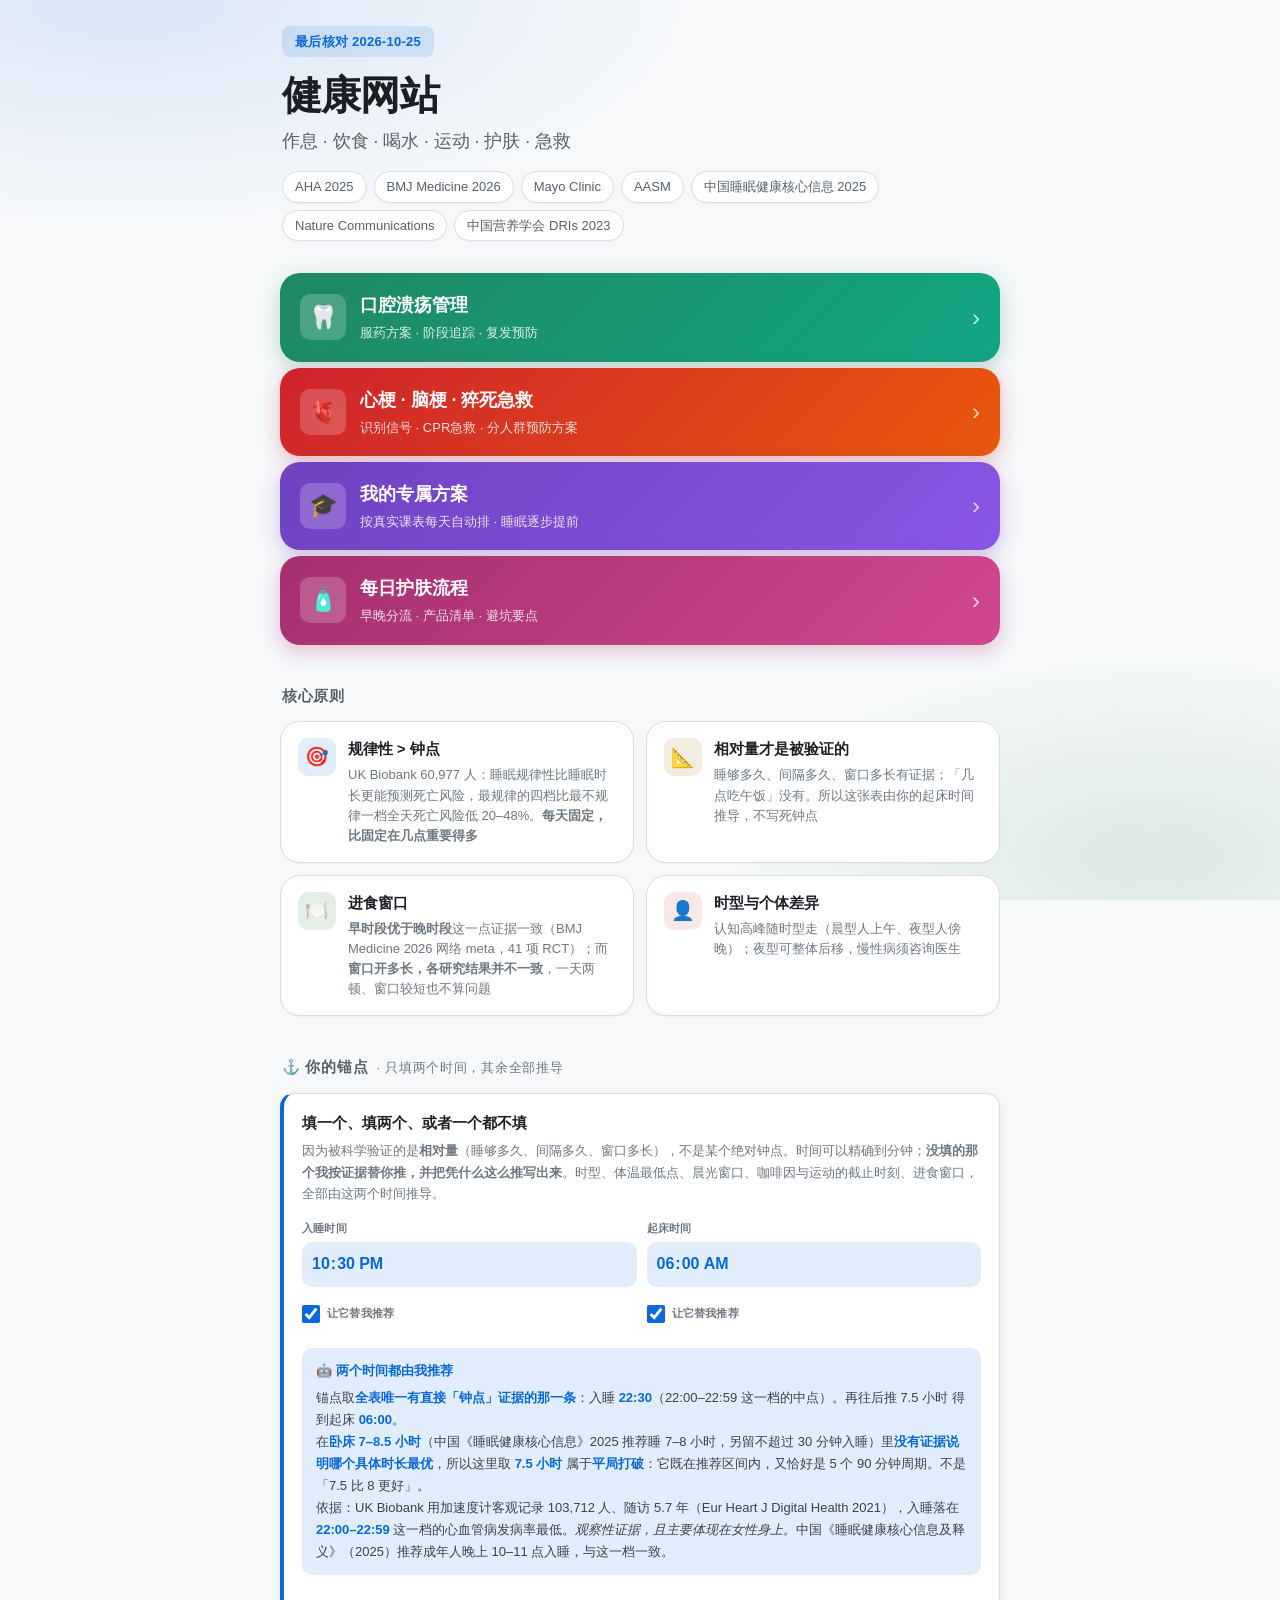
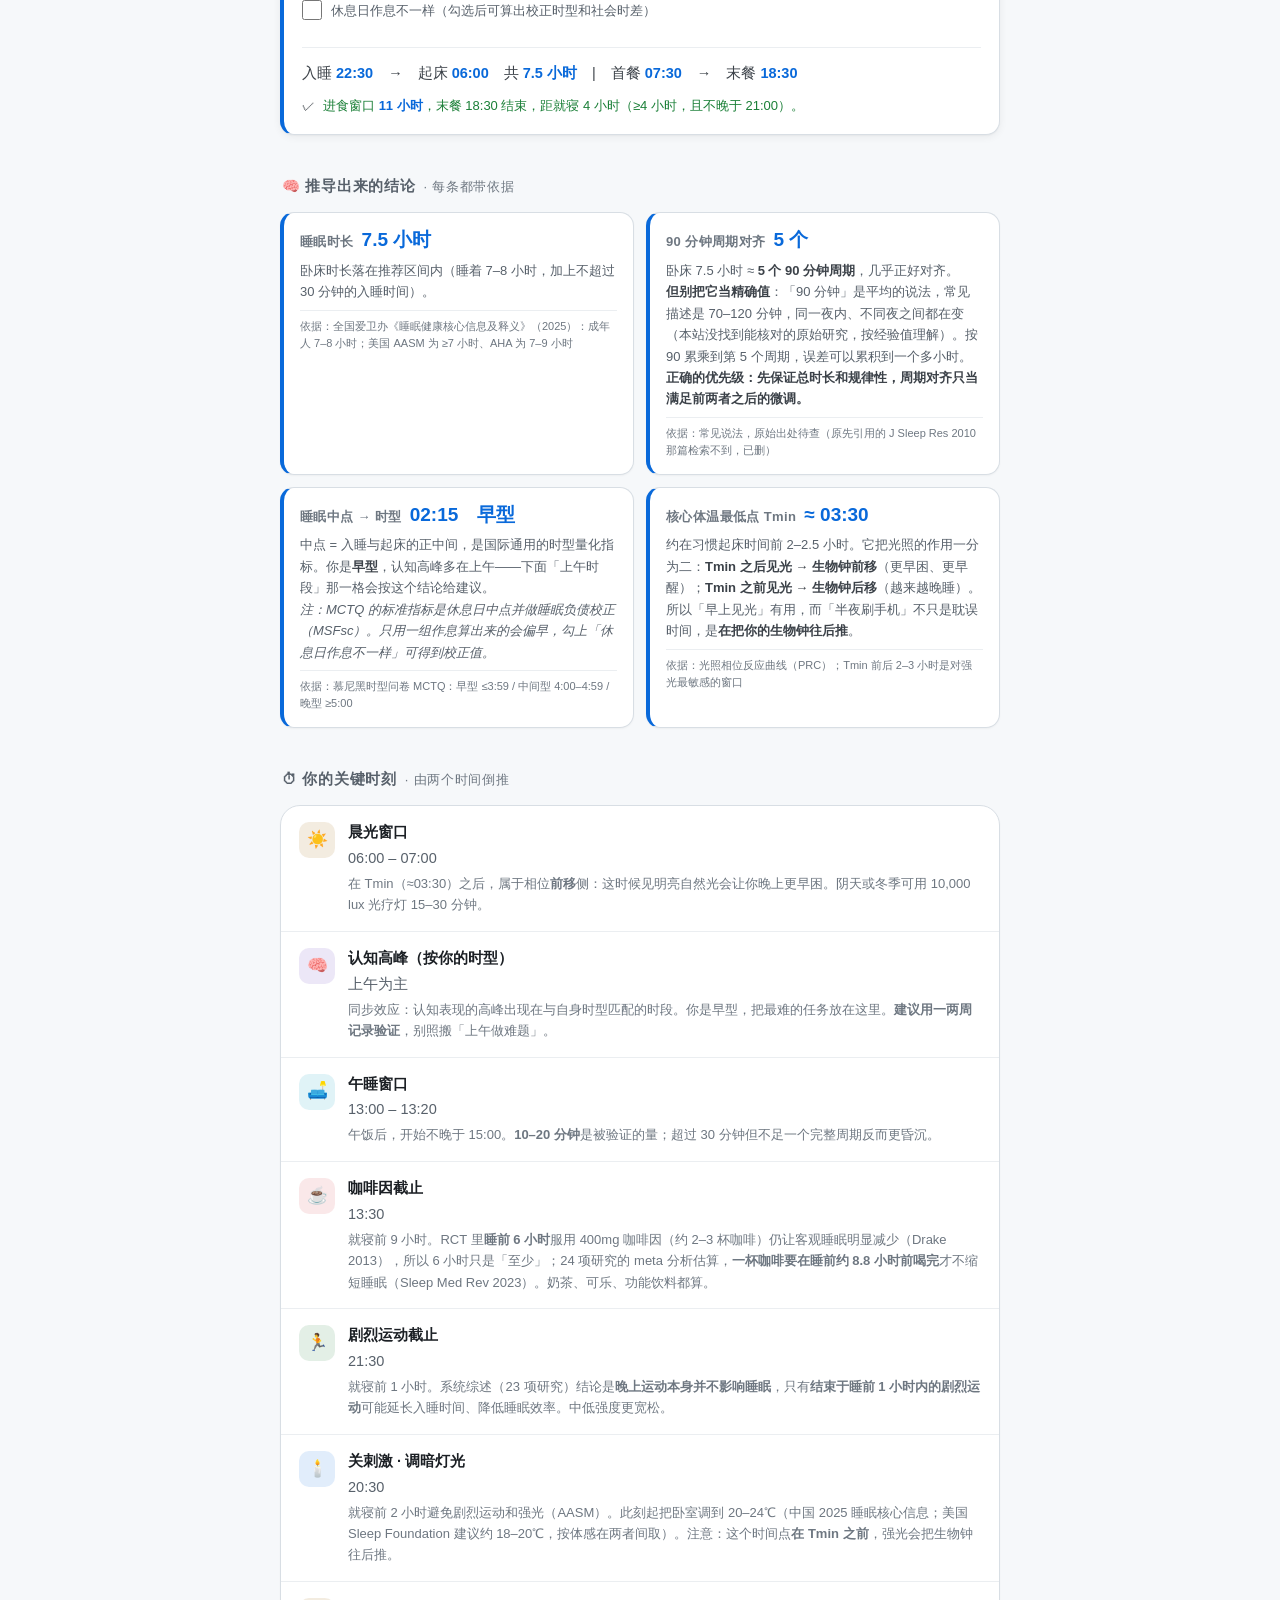
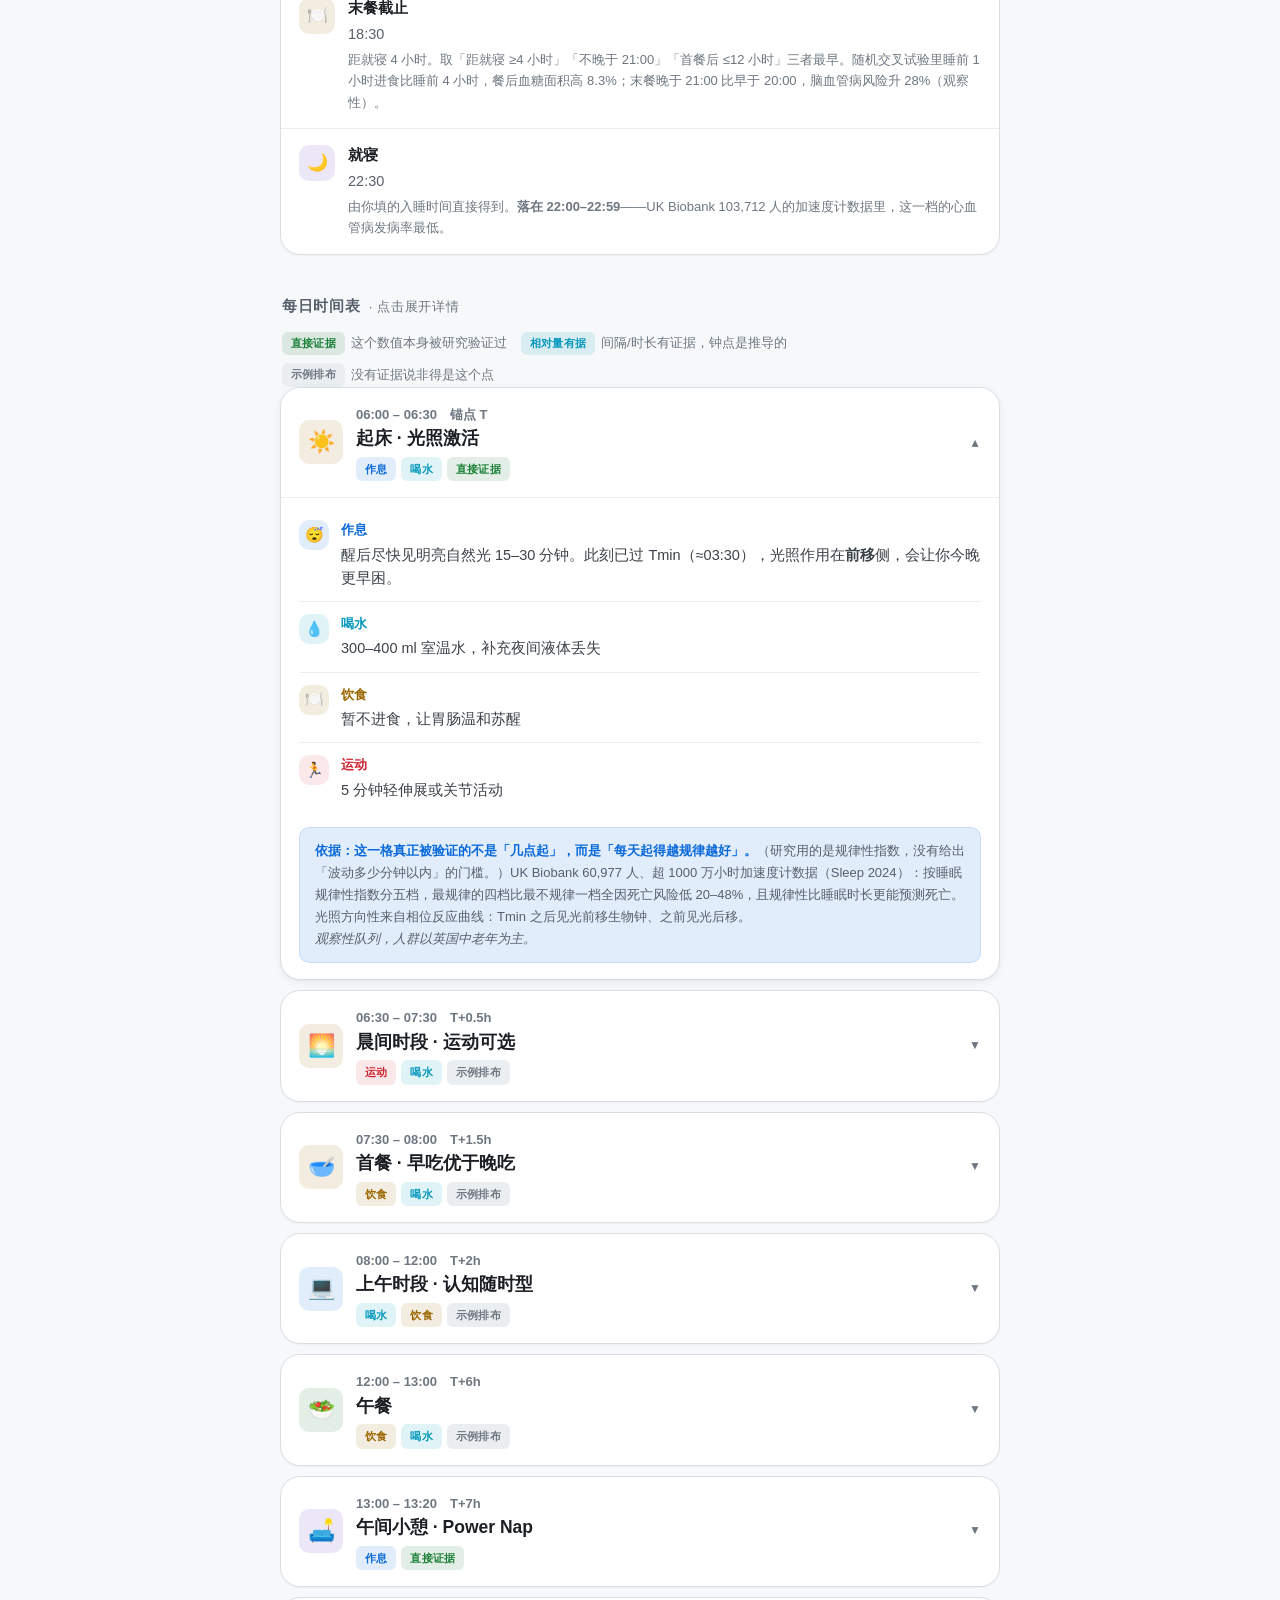
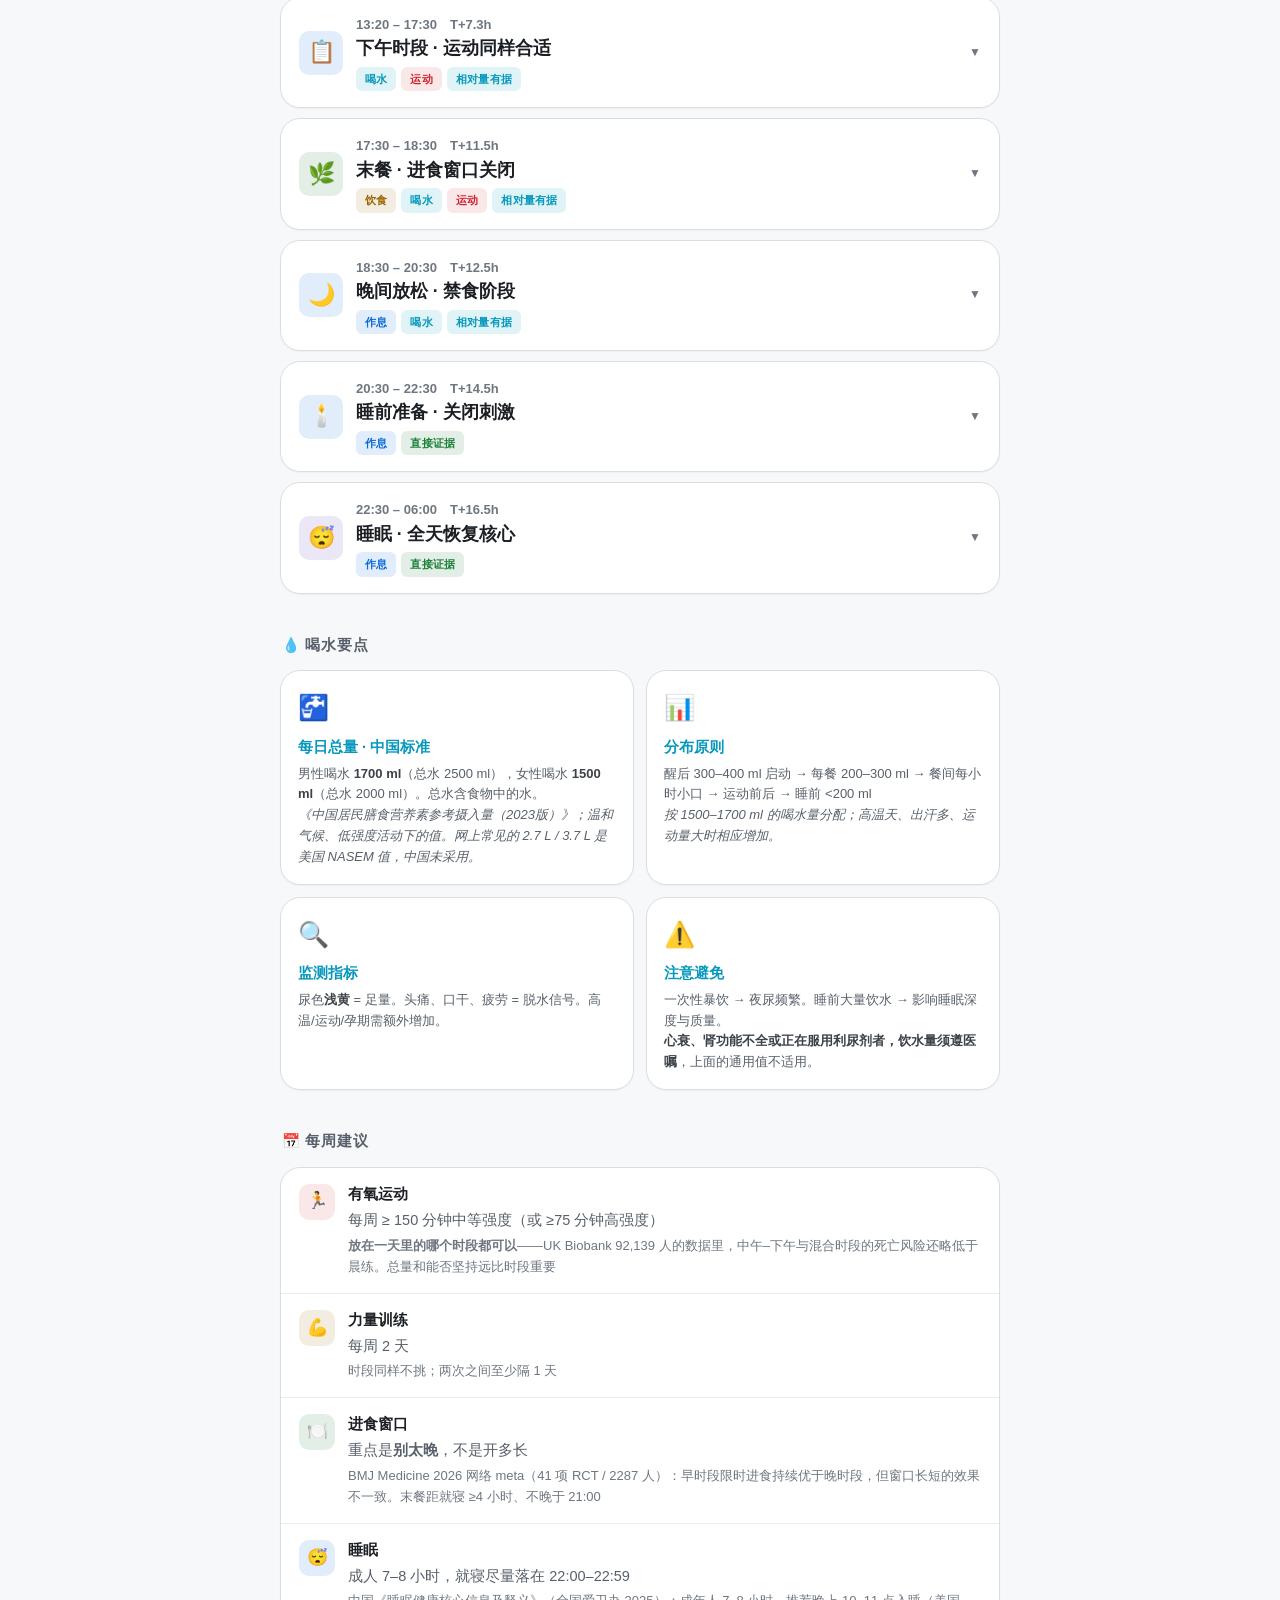
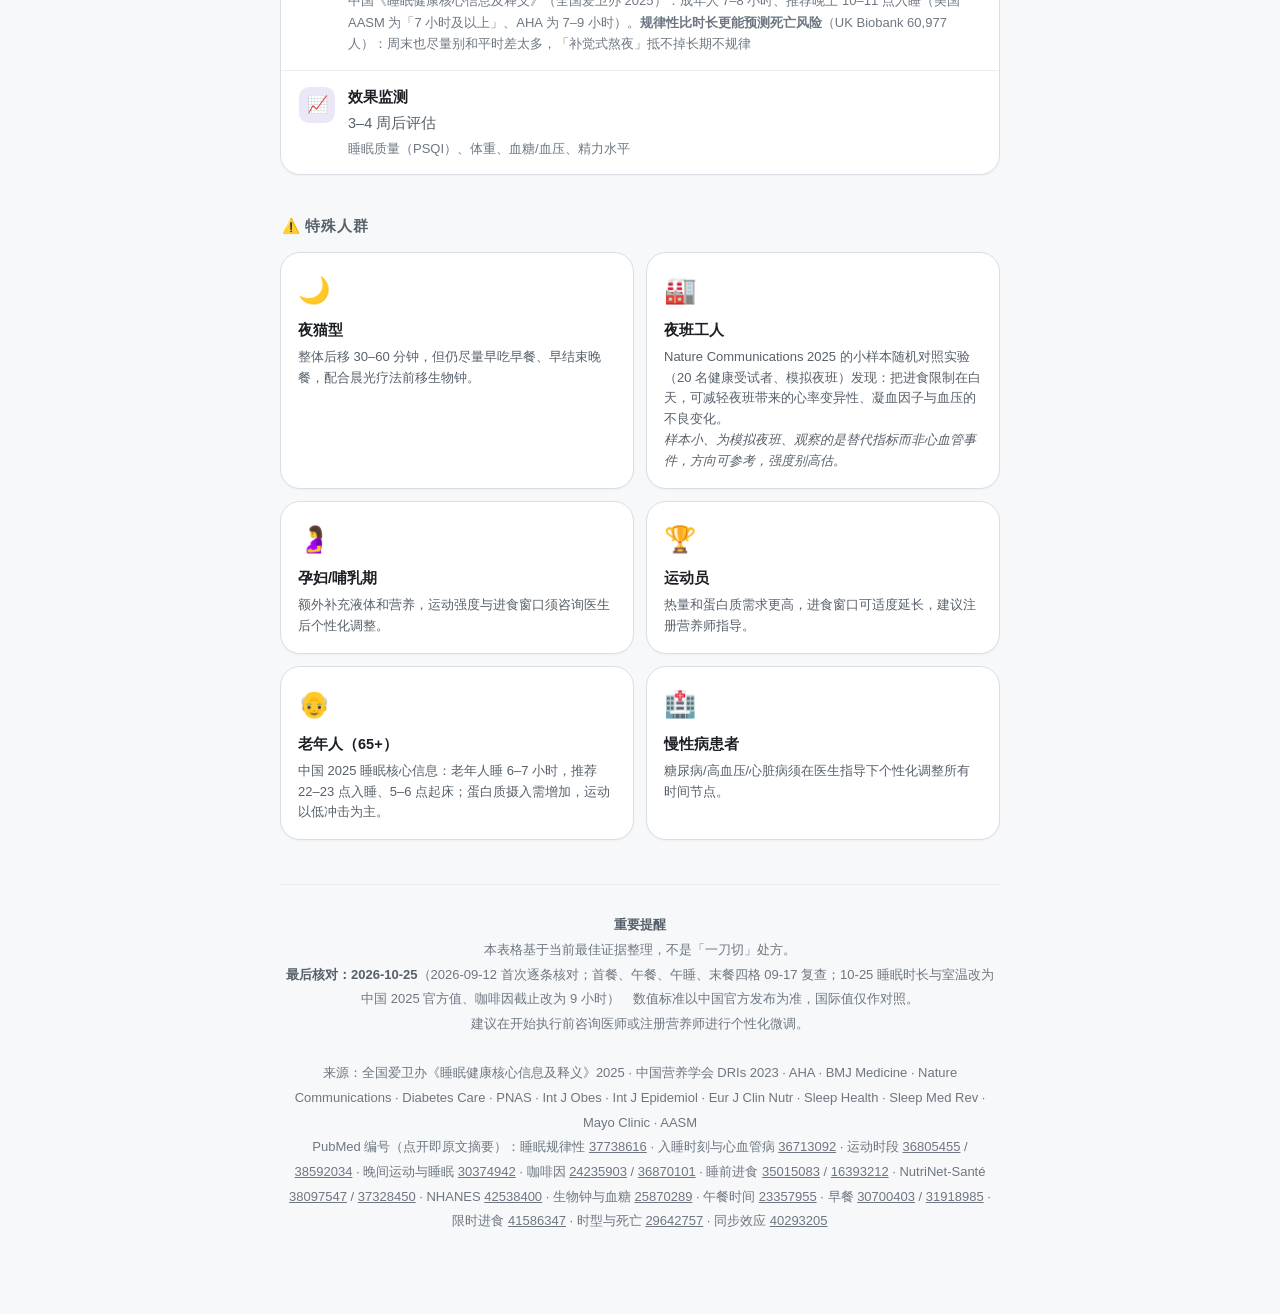
<file: index.html>
<!DOCTYPE html>
<html lang="zh-CN">
<head>
<meta charset="UTF-8">
<meta name="viewport" content="width=device-width, initial-scale=1.0, viewport-fit=cover">
<meta name="apple-mobile-web-app-capable" content="yes">
<meta name="mobile-web-app-capable" content="yes">
<meta name="apple-mobile-web-app-status-bar-style" content="default">
<meta name="theme-color" content="#f6f8fa" media="(prefers-color-scheme: light)">
<meta name="theme-color" content="#0d1117" media="(prefers-color-scheme: dark)">
<title>健康网站</title>
<link rel="apple-touch-icon" href="assets/icon-180.png">
<link rel="stylesheet" href="assets/style.css">
<style>
:root {
  --accent:      #0969da;
  --accent-soft: rgba(9,105,218,.12);

  --blue:      #0969da; --blue-soft:   rgba(9,105,218,.12);
  --green:     #1a7f37; --green-soft:  rgba(26,127,55,.12);
  --orange:    #9a6700; --orange-soft: rgba(154,103,0,.12);
  --red:       #cf222e; --red-soft:    rgba(207,34,46,.1);
  --teal:      #0598bc; --teal-soft:   rgba(5,152,188,.12);
  --indigo:    #6639ba; --indigo-soft: rgba(102,57,186,.12);
}
@media (prefers-color-scheme: dark) {
  :root {
    --accent:      #4493f8;
    --accent-soft: rgba(68,147,248,.15);

    --blue:      #4493f8; --blue-soft:   rgba(68,147,248,.15);
    --green:     #3fb950; --green-soft:  rgba(63,185,80,.15);
    --orange:    #d29922; --orange-soft: rgba(210,153,34,.15);
    --red:       #f85149; --red-soft:    rgba(248,81,73,.13);
    --teal:      #39c5cf; --teal-soft:   rgba(57,197,207,.15);
    --indigo:    #a371f7; --indigo-soft: rgba(163,113,247,.15);
  }
}

body::before {
  content: '';
  position: fixed; inset: 0; z-index: -1;
  background:
    radial-gradient(ellipse 80% 45% at 10% 0%, var(--blue-soft) 0%, transparent 55%),
    radial-gradient(ellipse 60% 40% at 90% 95%, var(--green-soft) 0%, transparent 55%),
    var(--bg);
}

.pills { display: flex; flex-wrap: wrap; gap: 7px; margin-top: 16px; }
.pill {
  background: var(--card); border: 1px solid var(--border);
  border-radius: 20px; padding: 4px 12px;
  font-size: var(--text-xs); color: var(--text-3); font-weight: 500;
  box-shadow: var(--shadow-1);
}

/* ENTRY CARD */
.entry-card {
  display: flex; align-items: center; gap: 14px;
  background: linear-gradient(135deg, #1f8863, #12a683);
  border-radius: var(--radius-lg); box-shadow: 0 6px 20px rgba(31,136,99,.28);
  padding: 18px 20px; text-decoration: none; margin-top: 6px;
  transition: transform .18s cubic-bezier(.16,1,.3,1), box-shadow .18s ease;
  touch-action: manipulation;
}
@media (hover: hover) and (pointer: fine) {
  .entry-card:hover { transform: translateY(-2px); box-shadow: 0 10px 26px rgba(31,136,99,.34); }
}
.entry-card:active { transform: scale(.98); box-shadow: 0 4px 14px rgba(31,136,99,.28); }
.entry-card-red {
  background: linear-gradient(135deg, #cf222e, #e8590c);
  box-shadow: 0 6px 20px rgba(207,34,46,.28);
}
@media (hover: hover) and (pointer: fine) {
  .entry-card-red:hover { box-shadow: 0 10px 26px rgba(207,34,46,.34); }
}
.entry-card-red:active { box-shadow: 0 4px 14px rgba(207,34,46,.28); }
.entry-card-pink {
  background: linear-gradient(135deg, #a5306f, #d1478f);
  box-shadow: 0 6px 20px rgba(165,48,111,.28);
}
@media (hover: hover) and (pointer: fine) {
  .entry-card-pink:hover { box-shadow: 0 10px 26px rgba(165,48,111,.34); }
}
.entry-card-pink:active { box-shadow: 0 4px 14px rgba(165,48,111,.28); }
.entry-card-purple {
  background: linear-gradient(135deg, #6f42c1, #8957e5);
  box-shadow: 0 6px 20px rgba(111,66,193,.3);
}
@media (hover: hover) and (pointer: fine) {
  .entry-card-purple:hover { box-shadow: 0 10px 26px rgba(111,66,193,.36); }
}
.entry-card-purple:active { box-shadow: 0 4px 14px rgba(111,66,193,.3); }
.entry-ico {
  width: 46px; height: 46px; border-radius: var(--radius-sm); flex-shrink: 0;
  background: rgba(255,255,255,0.2); display: flex; align-items: center; justify-content: center; font-size: 23px;
}
.entry-mid { flex: 1; min-width: 0; }
.entry-t { font-size: var(--text-md); font-weight: 700; color: #fff; }
.entry-d { font-size: var(--text-xs); color: rgba(255,255,255,0.85); margin-top: 2px; }
.entry-chev { color: rgba(255,255,255,0.75); font-size: 24px; flex-shrink: 0; }

/* PRINCIPLES */
.grid2 { display: grid; grid-template-columns: 1fr 1fr; gap: 12px; }
@media (max-width: 480px) { .grid2 { grid-template-columns: 1fr; } }

.pcard {
  background: var(--card); border: 1px solid var(--border);
  border-radius: var(--radius-lg); box-shadow: var(--shadow-1);
  padding: 16px 17px; display: flex; align-items: flex-start; gap: 12px;
  transition: box-shadow .18s ease, transform .18s ease;
}
@media (hover: hover) and (pointer: fine) {
  .pcard:hover { box-shadow: var(--shadow-2); transform: translateY(-1px); }
}
.picon {
  width: 38px; height: 38px; border-radius: var(--radius-sm); flex-shrink: 0;
  display: flex; align-items: center; justify-content: center; font-size: 19px;
}
.ptitle { font-size: var(--text-sm); font-weight: 700; margin-bottom: 3px; color: var(--text-1); }
.pdesc  { font-size: var(--text-xs); color: var(--text-4); line-height: 1.55; }

/* ANCHOR —— 时间表的锚点控件。被验证的是相对量，钟点由锚点推导 */
.anchor {
  background: var(--card); border: 1px solid var(--border); border-left: 4px solid var(--accent);
  border-radius: var(--radius-md); box-shadow: var(--shadow-2); padding: 18px;
}
.anchor-h { font-size: var(--text-sm); font-weight: 700; color: var(--text-1); margin-bottom: 4px; }
.anchor-d { font-size: var(--text-xs); color: var(--text-4); line-height: 1.65; margin-bottom: 14px; }
.anchor-grid { display: grid; grid-template-columns: repeat(auto-fit, minmax(92px, 1fr)); gap: 10px; }
.afield { display: flex; flex-direction: column; gap: 5px; min-width: 0; }
.afield label { font-size: 11px; font-weight: 700; color: var(--text-4); letter-spacing: .02em; }
.afield select,
.afield input[type="time"] {
  font-family: inherit; font-size: 16px;   /* 低于 16px 会触发 iOS 自动放大页面 */
  font-weight: 600; color: var(--text-1);
  background: var(--bg); border: 1px solid var(--border);
  border-radius: var(--radius-sm); padding: 10px 8px; min-height: 44px;
  width: 100%; touch-action: manipulation;
}
/* iOS Safari 的时间控件是 inline-flex，会无视 width:100%，
   而 grid 子项默认 min-width:auto，于是控件内部 UI 的宽度成了下限，撑出格子压到隔壁。
   2026-09-13 真机截图里两个框重叠就是这个。Chrome 渲染方式不同，headless 测不出来。 */
.afield input[type="time"] {
  -webkit-appearance: none; appearance: none;
  display: block; min-width: 0; max-width: 100%; box-sizing: border-box;
  line-height: 1.25; overflow: hidden; text-align: left;
}
.afield input[type="time"]::-webkit-date-and-time-value { text-align: left; }
.anchor-grid > .afield { min-width: 0; overflow: hidden; }
/* 自动推荐时输入框只读展示：保持可读（不用 opacity 压暗，小字对比度会不达标） */
.afield input[type="time"]:disabled {
  background: var(--accent-soft); color: var(--accent);
  border-color: transparent; -webkit-text-fill-color: var(--accent);
}
.autochk {
  display: flex; align-items: center; gap: 7px; min-height: 44px;
  font-size: var(--text-xs); color: var(--text-3);
  cursor: pointer; user-select: none; touch-action: manipulation;
}
.autochk input { width: 18px; height: 18px; flex-shrink: 0; accent-color: var(--accent); }
.recwhy {
  margin-top: 12px; background: var(--accent-soft); border-radius: var(--radius-sm);
  padding: 12px 14px; font-size: var(--text-xs); color: var(--text-2); line-height: 1.7;
}
.recwhy[hidden] { display: none; }
.recwhy strong { color: var(--accent); }
.recwhy-h { font-weight: 700; color: var(--accent); margin-bottom: 5px; }
/* 自己声明了 display:grid 的元素必须补这条，否则 [hidden] 的 UA 样式被盖掉、元素照样显示 */
#aFreeWrap[hidden] { display: none; }
#aFreeWrap { margin-top: 10px; }
.achk {
  display: flex; align-items: center; gap: 9px; margin-top: 13px;
  font-size: var(--text-xs); color: var(--text-3); line-height: 1.5;
  cursor: pointer; user-select: none; touch-action: manipulation;
  min-height: 44px;   /* 触摸热区 */
}
.achk input { width: 20px; height: 20px; flex-shrink: 0; accent-color: var(--accent); }

.anchor-out {
  margin-top: 15px; padding-top: 13px; border-top: 1px solid var(--border-soft);
  font-size: var(--text-sm); color: var(--text-2); line-height: 1.7;
}
.anchor-out strong { color: var(--accent); font-variant-numeric: tabular-nums; }
.anote { display: flex; gap: 8px; margin-top: 9px; font-size: var(--text-xs); line-height: 1.65; }
.anote-i { flex-shrink: 0; }
.anote-b { flex: 1; min-width: 0; }
.anote.good .anote-b { color: var(--green); }
.anote.warn .anote-b { color: var(--red); font-weight: 600; }
.anote.info .anote-b { color: var(--text-4); }

/* 证据分级徽标：这一格的数字到底有没有被验证过 */
.evb { font-size: 11px; font-weight: 700; padding: 3px 9px; border-radius: 6px; letter-spacing: .02em; }
.evb-1 { background: var(--green-soft);  color: var(--green); }
.evb-2 { background: var(--teal-soft);   color: var(--teal); }
.evb-3 { background: var(--border-soft); color: var(--text-4); }
.evlegend {
  display: flex; flex-wrap: wrap; gap: 8px 14px; margin: 12px 2px 0;
  font-size: var(--text-xs); color: var(--text-4); line-height: 1.6;
}
.evlegend > div { display: flex; align-items: center; gap: 6px; }
.trel { font-weight: 600; color: var(--text-4); }

/* 推导结论卡 */
.dgrid { display: grid; grid-template-columns: 1fr 1fr; gap: 12px; }
@media (max-width: 560px) { .dgrid { grid-template-columns: 1fr; } }
.dcard {
  background: var(--card); border: 1px solid var(--border); border-left: 4px solid var(--accent);
  border-radius: var(--radius-md); box-shadow: var(--shadow-1); padding: 15px 16px;
}
.dcard-h { display: flex; align-items: baseline; gap: 8px; flex-wrap: wrap; margin-bottom: 7px; }
.dcard-t { font-size: var(--text-xs); font-weight: 700; color: var(--text-4); letter-spacing: .03em; }
.dcard-v { font-size: var(--text-lg); font-weight: 800; color: var(--accent); line-height: 1.25; font-variant-numeric: tabular-nums; }
.dcard-b { font-size: var(--text-xs); color: var(--text-3); line-height: 1.65; }
.dcard-b strong { color: var(--text-2); }
.dcard-src { font-size: 11px; color: var(--text-4); line-height: 1.55; margin-top: 7px; padding-top: 7px; border-top: 1px solid var(--border-soft); }

/* TIMELINE */
.tl { display: flex; flex-direction: column; gap: 10px; }

.tcard {
  background: var(--card); border: 1px solid var(--border);
  border-radius: var(--radius-lg); box-shadow: var(--shadow-1);
  overflow: hidden;
  transition: box-shadow .2s ease;
}
.tcard.open { box-shadow: var(--shadow-2); }

.thead {
  display: flex; align-items: center; gap: 13px;
  padding: 16px 18px; cursor: pointer; user-select: none;
  transition: background .15s ease;
  touch-action: manipulation;
}
@media (hover: hover) and (pointer: fine) {
  .thead:hover { background: var(--border-soft); }
}
.thead:active { background: var(--border-soft); }
.ticon {
  width: 44px; height: 44px; border-radius: var(--radius-sm); flex-shrink: 0;
  display: flex; align-items: center; justify-content: center; font-size: 22px;
}
.tmid { flex: 1; min-width: 0; }
.ttime { font-size: var(--text-xs); color: var(--text-4); font-weight: 600; margin-bottom: 2px; font-variant-numeric: tabular-nums; }
.tlabel { font-size: var(--text-md); font-weight: 700; line-height: 1.3; color: var(--text-1); }
.tbadges { display: flex; gap: 5px; flex-wrap: wrap; margin-top: 7px; }
.bdg {
  font-size: 11px; font-weight: 700; padding: 3px 9px; border-radius: 6px; letter-spacing: .02em;
}
.bdg-s { background: var(--blue-soft);   color: var(--blue); }
.bdg-d { background: var(--orange-soft); color: var(--orange); }
.bdg-w { background: var(--teal-soft);   color: var(--teal); }
.bdg-r { background: var(--red-soft);    color: var(--red); }

.tchev {
  color: var(--text-4); font-size: 12px; flex-shrink: 0;
  transition: transform .25s cubic-bezier(.4,0,.2,1);
}
.tcard.open .tchev { transform: rotate(180deg); }

.tbody { display: none; border-top: 1px solid var(--border-soft); }
.tcard.open .tbody { display: block; }

.trows { padding: 10px 18px; }
.trow {
  display: flex; align-items: flex-start; gap: 12px;
  padding: 11px 0; border-bottom: 1px solid var(--border-soft);
}
.trow:last-child { border-bottom: none; }
.trow-icon {
  width: 30px; height: 30px; border-radius: var(--radius-sm); flex-shrink: 0;
  display: flex; align-items: center; justify-content: center; font-size: 15px; margin-top: 1px;
}
/* .trow 是 flex，正文必须包在单一子元素里，否则里面的行内标签会各自变成 flex 项被推出视口 */
.trow-b { flex: 1; min-width: 0; }
.trow-cat { font-size: var(--text-xs); font-weight: 700; margin-bottom: 3px; }
.trow-val { font-size: var(--text-sm); color: var(--text-2); line-height: 1.6; }

.trow.ts .trow-icon { background: var(--blue-soft); }
.trow.ts .trow-cat  { color: var(--blue); }
.trow.tw .trow-icon { background: var(--teal-soft); }
.trow.tw .trow-cat  { color: var(--teal); }
.trow.td .trow-icon { background: var(--orange-soft); }
.trow.td .trow-cat  { color: var(--orange); }
.trow.tr .trow-icon { background: var(--red-soft); }
.trow.tr .trow-cat  { color: var(--red); }

.ebox {
  margin: 4px 18px 16px;
  background: var(--blue-soft); border: 1px solid var(--blue-soft);
  border-radius: var(--radius-sm); padding: 12px 15px;
  font-size: var(--text-xs); color: var(--text-3); line-height: 1.7;
}
.ebox strong { color: var(--blue); font-weight: 700; }

/* WATER */
.wgrid { display: grid; grid-template-columns: 1fr 1fr; gap: 12px; }
@media (max-width: 480px) { .wgrid { grid-template-columns: 1fr; } }
.wcard {
  background: var(--card); border: 1px solid var(--border);
  border-radius: var(--radius-lg); box-shadow: var(--shadow-1); padding: 16px 17px;
  transition: box-shadow .18s ease, transform .18s ease;
}
@media (hover: hover) and (pointer: fine) {
  .wcard:hover { box-shadow: var(--shadow-2); transform: translateY(-1px); }
}
.wcard-icon { font-size: 25px; margin-bottom: 7px; }
.wcard-t { font-size: var(--text-sm); font-weight: 700; color: var(--teal); margin-bottom: 4px; }
.wcard-b { font-size: var(--text-xs); color: var(--text-3); line-height: 1.6; }
.wcard-b strong { color: var(--text-2); }

/* IOS LIST */
.ioslist {
  background: var(--card); border: 1px solid var(--border);
  border-radius: var(--radius-lg); box-shadow: var(--shadow-1); overflow: hidden;
}
.iosrow {
  display: flex; align-items: flex-start; gap: 13px;
  padding: 15px 18px; border-bottom: 1px solid var(--border-soft);
  transition: background .15s ease;
}
@media (hover: hover) and (pointer: fine) {
  .iosrow:hover { background: var(--border-soft); }
}
.iosrow:last-child { border-bottom: none; }
.iosrow-icon {
  width: 36px; height: 36px; border-radius: var(--radius-sm); flex-shrink: 0;
  display: flex; align-items: center; justify-content: center; font-size: 17px; margin-top: 1px;
}
/* .iosrow 是 flex：正文必须包在单一子元素里，否则行内标签会各自变成 flex 项被推出视口 */
.iosrow-b { flex: 1; min-width: 0; }
.iosrow-t { font-size: var(--text-sm); font-weight: 600; margin-bottom: 2px; color: var(--text-1); }
.iosrow-v { font-size: var(--text-sm); color: var(--text-3); }
.iosrow-n { font-size: var(--text-xs); color: var(--text-4); margin-top: 2px; }

/* POP */
.pgrid { display: grid; grid-template-columns: 1fr 1fr; gap: 12px; }
@media (max-width: 480px) { .pgrid { grid-template-columns: 1fr; } }
.ppcrd {
  background: var(--card); border: 1px solid var(--border);
  border-radius: var(--radius-lg); box-shadow: var(--shadow-1); padding: 16px 17px;
  transition: box-shadow .18s ease, transform .18s ease;
}
@media (hover: hover) and (pointer: fine) {
  .ppcrd:hover { box-shadow: var(--shadow-2); transform: translateY(-1px); }
}
.ppcrd-ico { font-size: 26px; margin-bottom: 7px; }
.ppcrd-t { font-size: var(--text-sm); font-weight: 700; margin-bottom: 4px; color: var(--text-1); }
.ppcrd-b { font-size: var(--text-xs); color: var(--text-3); line-height: 1.6; }
</style>
</head>
<body>
<div class="wrap">

  <header class="fadeup" style="animation-delay:.02s">
    <div class="eyebrow">最后核对 2026-10-25</div>
    <h1>健康网站</h1>
    <p class="header-sub">作息 · 饮食 · 喝水 · 运动 · 护肤 · 急救</p>
    <div class="pills">
      <span class="pill">AHA 2025</span>
      <span class="pill">BMJ Medicine 2026</span>
      <span class="pill">Mayo Clinic</span>
      <span class="pill">AASM</span>
      <span class="pill">中国睡眠健康核心信息 2025</span>
      <span class="pill">Nature Communications</span>
      <span class="pill">中国营养学会 DRIs 2023</span>
    </div>
  </header>

  <a href="ulcer.html" class="entry-card fadeup" style="animation-delay:.05s">
    <div class="entry-ico">🦷</div>
    <div class="entry-mid">
      <div class="entry-t">口腔溃疡管理</div>
      <div class="entry-d">服药方案 · 阶段追踪 · 复发预防</div>
    </div>
    <span class="entry-chev">›</span>
  </a>

  <a href="cardio.html" class="entry-card entry-card-red fadeup" style="animation-delay:.06s">
    <div class="entry-ico">🫀</div>
    <div class="entry-mid">
      <div class="entry-t">心梗 · 脑梗 · 猝死急救</div>
      <div class="entry-d">识别信号 · CPR急救 · 分人群预防方案</div>
    </div>
    <span class="entry-chev">›</span>
  </a>

  <a href="plan.html" class="entry-card entry-card-purple fadeup" style="animation-delay:.045s">
    <div class="entry-ico">🎓</div>
    <div class="entry-mid">
      <div class="entry-t">我的专属方案</div>
      <div class="entry-d">按真实课表每天自动排 · 睡眠逐步提前</div>
    </div>
    <span class="entry-chev">›</span>
  </a>

  <a href="skincare.html" class="entry-card entry-card-pink fadeup" style="animation-delay:.07s">
    <div class="entry-ico">🧴</div>
    <div class="entry-mid">
      <div class="entry-t">每日护肤流程</div>
      <div class="entry-d">早晚分流 · 产品清单 · 避坑要点</div>
    </div>
    <span class="entry-chev">›</span>
  </a>

  <div class="slabel fadeup" style="animation-delay:.08s">核心原则</div>
  <div class="grid2 fadeup" style="animation-delay:.09s">
    <div class="pcard">
      <div class="picon" style="background:var(--blue-soft)">🎯</div>
      <div><div class="ptitle">规律性 &gt; 钟点</div><div class="pdesc">UK Biobank 60,977 人：睡眠规律性比睡眠时长更能预测死亡风险，最规律的四档比最不规律一档全天死亡风险低 20–48%。<strong>每天固定，比固定在几点重要得多</strong></div></div>
    </div>
    <div class="pcard">
      <div class="picon" style="background:var(--orange-soft)">📐</div>
      <div><div class="ptitle">相对量才是被验证的</div><div class="pdesc">睡够多久、间隔多久、窗口多长有证据；「几点吃午饭」没有。所以这张表由你的起床时间推导，不写死钟点</div></div>
    </div>
    <div class="pcard">
      <div class="picon" style="background:var(--green-soft)">🍽️</div>
      <div><div class="ptitle">进食窗口</div><div class="pdesc"><strong>早时段优于晚时段</strong>这一点证据一致（BMJ Medicine 2026 网络 meta，41 项 RCT）；而<strong>窗口开多长，各研究结果并不一致</strong>，一天两顿、窗口较短也不算问题</div></div>
    </div>
    <div class="pcard">
      <div class="picon" style="background:var(--red-soft)">👤</div>
      <div><div class="ptitle">时型与个体差异</div><div class="pdesc">认知高峰随时型走（晨型人上午、夜型人傍晚）；夜型可整体后移，慢性病须咨询医生</div></div>
    </div>
  </div>

  <div class="slabel fadeup" style="animation-delay:.12s">⚓ 你的锚点 <em>· 只填两个时间，其余全部推导</em></div>
  <div class="anchor fadeup" style="animation-delay:.13s">
    <div class="anchor-h">填一个、填两个、或者一个都不填</div>
    <div class="anchor-d">因为被科学验证的是<strong>相对量</strong>（睡够多久、间隔多久、窗口多长），不是某个绝对钟点。时间可以精确到分钟；<strong>没填的那个我按证据替你推，并把凭什么这么推写出来</strong>。时型、体温最低点、晨光窗口、咖啡因与运动的截止时刻、进食窗口，全部由这两个时间推导。</div>
    <div class="anchor-grid">
      <div class="afield">
        <label for="aSleepT">入睡时间</label>
        <input type="time" id="aSleepT" step="60">
        <label class="autochk"><input type="checkbox" id="aSleepAuto"> 让它替我推荐</label>
      </div>
      <div class="afield">
        <label for="aWakeT">起床时间</label>
        <input type="time" id="aWakeT" step="60">
        <label class="autochk"><input type="checkbox" id="aWakeAuto"> 让它替我推荐</label>
      </div>
    </div>
    <div class="recwhy" id="aRecWhy" hidden></div>
    <label class="achk"><input type="checkbox" id="aFreeOn"> 休息日作息不一样（勾选后可算出校正时型和社会时差）</label>
    <div class="anchor-grid" id="aFreeWrap" hidden>
      <div class="afield">
        <label for="aSleepF">休息日入睡</label>
        <input type="time" id="aSleepF" step="60">
      </div>
      <div class="afield">
        <label for="aWakeF">休息日起床</label>
        <input type="time" id="aWakeF" step="60">
      </div>
    </div>
    <div class="anchor-out" id="aOut"></div>
  </div>

  <div class="slabel fadeup" style="animation-delay:.135s">🧠 推导出来的结论 <em>· 每条都带依据</em></div>
  <div class="dgrid fadeup" id="derived" style="animation-delay:.138s"></div>

  <div class="slabel fadeup" style="animation-delay:.14s">⏱ 你的关键时刻 <em>· 由两个时间倒推</em></div>
  <div class="ioslist fadeup" id="keyMoments" style="animation-delay:.142s"></div>

  <div class="slabel fadeup" style="animation-delay:.144s">每日时间表 <em>· 点击展开详情</em></div>
  <div class="evlegend fadeup" style="animation-delay:.145s">
    <div><span class="evb evb-1">直接证据</span> 这个数值本身被研究验证过</div>
    <div><span class="evb evb-2">相对量有据</span> 间隔/时长有证据，钟点是推导的</div>
    <div><span class="evb evb-3">示例排布</span> 没有证据说非得是这个点</div>
  </div>
  <div class="tl fadeup" id="tl" style="animation-delay:.16s"></div>

  <div class="slabel fadeup" style="animation-delay:.18s">💧 喝水要点</div>
  <div class="wgrid fadeup" style="animation-delay:.21s">
    <div class="wcard"><div class="wcard-icon">🚰</div><div class="wcard-t">每日总量 · 中国标准</div><div class="wcard-b">男性喝水 <strong>1700 ml</strong>（总水 2500 ml），女性喝水 <strong>1500 ml</strong>（总水 2000 ml）。总水含食物中的水。<br><em>《中国居民膳食营养素参考摄入量（2023版）》；温和气候、低强度活动下的值。网上常见的 2.7 L / 3.7 L 是美国 NASEM 值，中国未采用。</em></div></div>
    <div class="wcard"><div class="wcard-icon">📊</div><div class="wcard-t">分布原则</div><div class="wcard-b">醒后 300–400 ml 启动 → 每餐 200–300 ml → 餐间每小时小口 → 运动前后 → 睡前 &lt;200 ml<br><em>按 1500–1700 ml 的喝水量分配；高温天、出汗多、运动量大时相应增加。</em></div></div>
    <div class="wcard"><div class="wcard-icon">🔍</div><div class="wcard-t">监测指标</div><div class="wcard-b">尿色<strong>浅黄</strong> = 足量。头痛、口干、疲劳 = 脱水信号。高温/运动/孕期需额外增加。</div></div>
    <div class="wcard"><div class="wcard-icon">⚠️</div><div class="wcard-t">注意避免</div><div class="wcard-b">一次性暴饮 → 夜尿频繁。睡前大量饮水 → 影响睡眠深度与质量。<br><strong>心衰、肾功能不全或正在服用利尿剂者，饮水量须遵医嘱</strong>，上面的通用值不适用。</div></div>
  </div>

  <div class="slabel fadeup" style="animation-delay:.23s">📅 每周建议</div>
  <div class="ioslist fadeup" style="animation-delay:.25s">
    <div class="iosrow"><div class="iosrow-icon" style="background:var(--red-soft)">🏃</div><div><div class="iosrow-t">有氧运动</div><div class="iosrow-v">每周 ≥ 150 分钟中等强度（或 ≥75 分钟高强度）</div><div class="iosrow-n"><strong>放在一天里的哪个时段都可以</strong>——UK Biobank 92,139 人的数据里，中午–下午与混合时段的死亡风险还略低于晨练。总量和能否坚持远比时段重要</div></div></div>
    <div class="iosrow"><div class="iosrow-icon" style="background:var(--orange-soft)">💪</div><div><div class="iosrow-t">力量训练</div><div class="iosrow-v">每周 2 天</div><div class="iosrow-n">时段同样不挑；两次之间至少隔 1 天</div></div></div>
    <div class="iosrow"><div class="iosrow-icon" style="background:var(--green-soft)">🍽️</div><div><div class="iosrow-t">进食窗口</div><div class="iosrow-v">重点是<strong>别太晚</strong>，不是开多长</div><div class="iosrow-n">BMJ Medicine 2026 网络 meta（41 项 RCT / 2287 人）：早时段限时进食持续优于晚时段，但窗口长短的效果不一致。末餐距就寝 ≥4 小时、不晚于 21:00</div></div></div>
    <div class="iosrow"><div class="iosrow-icon" style="background:var(--blue-soft)">😴</div><div><div class="iosrow-t">睡眠</div><div class="iosrow-v">成人 7–8 小时，就寝尽量落在 22:00–22:59</div><div class="iosrow-n">中国《睡眠健康核心信息及释义》（全国爱卫办 2025）：成年人 7–8 小时、推荐晚上 10–11 点入睡（美国 AASM 为「7 小时及以上」、AHA 为 7–9 小时）。<strong>规律性比时长更能预测死亡风险</strong>（UK Biobank 60,977 人）：周末也尽量别和平时差太多，「补觉式熬夜」抵不掉长期不规律</div></div></div>
    <div class="iosrow"><div class="iosrow-icon" style="background:var(--indigo-soft)">📈</div><div><div class="iosrow-t">效果监测</div><div class="iosrow-v">3–4 周后评估</div><div class="iosrow-n">睡眠质量（PSQI）、体重、血糖/血压、精力水平</div></div></div>
  </div>

  <div class="slabel fadeup" style="animation-delay:.27s">⚠️ 特殊人群</div>
  <div class="pgrid fadeup" style="animation-delay:.29s">
    <div class="ppcrd"><div class="ppcrd-ico">🌙</div><div class="ppcrd-t">夜猫型</div><div class="ppcrd-b">整体后移 30–60 分钟，但仍尽量早吃早餐、早结束晚餐，配合晨光疗法前移生物钟。</div></div>
    <div class="ppcrd"><div class="ppcrd-ico">🏭</div><div class="ppcrd-t">夜班工人</div><div class="ppcrd-b">Nature Communications 2025 的小样本随机对照实验（20 名健康受试者、模拟夜班）发现：把进食限制在白天，可减轻夜班带来的心率变异性、凝血因子与血压的不良变化。<br><em>样本小、为模拟夜班、观察的是替代指标而非心血管事件，方向可参考，强度别高估。</em></div></div>
    <div class="ppcrd"><div class="ppcrd-ico">🤰</div><div class="ppcrd-t">孕妇/哺乳期</div><div class="ppcrd-b">额外补充液体和营养，运动强度与进食窗口须咨询医生后个性化调整。</div></div>
    <div class="ppcrd"><div class="ppcrd-ico">🏆</div><div class="ppcrd-t">运动员</div><div class="ppcrd-b">热量和蛋白质需求更高，进食窗口可适度延长，建议注册营养师指导。</div></div>
    <div class="ppcrd"><div class="ppcrd-ico">👴</div><div class="ppcrd-t">老年人（65+）</div><div class="ppcrd-b">中国 2025 睡眠核心信息：老年人睡 6–7 小时，推荐 22–23 点入睡、5–6 点起床；蛋白质摄入需增加，运动以低冲击为主。</div></div>
    <div class="ppcrd"><div class="ppcrd-ico">🏥</div><div class="ppcrd-t">慢性病患者</div><div class="ppcrd-b">糖尿病/高血压/心脏病须在医生指导下个性化调整所有时间节点。</div></div>
  </div>

  <footer class="fadeup" style="animation-delay:.31s">
    <strong>重要提醒</strong><br>
    本表格基于当前最佳证据整理，不是「一刀切」处方。<br>
    <strong>最后核对：2026-10-25</strong>（2026-09-12 首次逐条核对；首餐、午餐、午睡、末餐四格 09-17 复查；10-25 睡眠时长与室温改为中国 2025 官方值、咖啡因截止改为 9 小时）　数值标准以中国官方发布为准，国际值仅作对照。<br>
    建议在开始执行前咨询医师或注册营养师进行个性化微调。<br><br>
    来源：全国爱卫办《睡眠健康核心信息及释义》2025 · 中国营养学会 DRIs 2023 · AHA · BMJ Medicine · Nature Communications · Diabetes Care · PNAS · Int J Obes · Int J Epidemiol · Eur J Clin Nutr · Sleep Health · Sleep Med Rev · Mayo Clinic · AASM<br>
    PubMed 编号（点开即原文摘要）：睡眠规律性 <a href="https://pubmed.ncbi.nlm.nih.gov/37738616/">37738616</a> · 入睡时刻与心血管病 <a href="https://pubmed.ncbi.nlm.nih.gov/36713092/">36713092</a> · 运动时段 <a href="https://pubmed.ncbi.nlm.nih.gov/36805455/">36805455</a> / <a href="https://pubmed.ncbi.nlm.nih.gov/38592034/">38592034</a> · 晚间运动与睡眠 <a href="https://pubmed.ncbi.nlm.nih.gov/30374942/">30374942</a> · 咖啡因 <a href="https://pubmed.ncbi.nlm.nih.gov/24235903/">24235903</a> / <a href="https://pubmed.ncbi.nlm.nih.gov/36870101/">36870101</a> · 睡前进食 <a href="https://pubmed.ncbi.nlm.nih.gov/35015083/">35015083</a> / <a href="https://pubmed.ncbi.nlm.nih.gov/16393212/">16393212</a> · NutriNet-Santé <a href="https://pubmed.ncbi.nlm.nih.gov/38097547/">38097547</a> / <a href="https://pubmed.ncbi.nlm.nih.gov/37328450/">37328450</a> · NHANES <a href="https://pubmed.ncbi.nlm.nih.gov/42538400/">42538400</a> · 生物钟与血糖 <a href="https://pubmed.ncbi.nlm.nih.gov/25870289/">25870289</a> · 午餐时间 <a href="https://pubmed.ncbi.nlm.nih.gov/23357955/">23357955</a> · 早餐 <a href="https://pubmed.ncbi.nlm.nih.gov/30700403/">30700403</a> / <a href="https://pubmed.ncbi.nlm.nih.gov/31918985/">31918985</a> · 限时进食 <a href="https://pubmed.ncbi.nlm.nih.gov/41586347/">41586347</a> · 时型与死亡 <a href="https://pubmed.ncbi.nlm.nih.gov/29642757/">29642757</a> · 同步效应 <a href="https://pubmed.ncbi.nlm.nih.gov/40293205/">40293205</a>
  </footer>

</div>
<script>
/* ============================================================
   每日时间表：只要「入睡时间 + 起床时间」两个输入，其余全部推导。

   为什么不写死钟点：被验证的量是相对量（睡够多久 / 间隔多久 / 窗口多长）。
   UK Biobank 60,977 人的睡眠规律性研究（Sleep 2024）显示，预测死亡风险的是
   「每天波动多大」而非「几点睡」——若真存在人人最优钟点，该研究本该发现
   "越接近该钟点越长寿"，实际发现的是"波动越小越长寿"。

   推导链（每条都有出处，见各自的 src 字段）：
     入睡 S + 起床 W
       → 卧床时长 tib        → 与「睡 7–8h（中国 2025）+ ≤30 分钟入睡」= 卧床 7–8.5h 比对
       → 睡眠中点 MSF        → 时型（MCTQ 分档）→ 认知高峰时段
       → 体温最低点 Tmin≈W−2.5h → 晨光窗口（相位反应曲线的前移侧）
       → 咖啡因截止 = S−9h   → Drake 2013 RCT（6h 仍有影响）+ Sleep Med Rev 2023 meta（一杯咖啡 ≥8.8h）
       → 剧烈运动截止 = S−1h → Stutz 2019 meta
       → 进食窗口            → 最长 12h，末餐距就寝 ≥4h，且不晚于 21:00（窗口长短证据不一致，只做上限不做下限警告）
       → 午餐 / 午睡         → 午餐晚于 15:00 就不单独排（首餐兼午餐）；午睡跟着午餐，开始不晚于 15:00

   注意：「全部只按相对量推」只适用于睡眠本身。吃饭和午睡还受阳光校准的身体时钟约束，
   晚起并不能把它整体后移——2026-09-17 之前没加钟点约束，导致晚起的人被排到下午四点吃午饭、半夜吃晚饭。
   ============================================================ */
const STORE_KEY = "scheduleAnchorV3";
// 首次进来两个时间都交给推荐引擎，让用户先看到"凭什么这么推"
const DEFAULTS = { sleepT: 1350, wakeT: 360, autoS: true, autoW: true, freeOn: false, sleepF: 1410, wakeF: 480 };

/* ---------- 推荐引擎 ----------
   只在用户没填的那一侧起作用。三条可依赖的硬事实：
   ① 入睡落在 22:00–22:59 这一档，CVD 发病率最低
      （UK Biobank n=103,712 加速度计客观记录，观察性，主要体现在女性）
   ② 成人睡眠时长推荐 7–8 小时（全国爱卫办《睡眠健康核心信息及释义》2025；美国 AASM 为 ≥7h、AHA 为 7–9h）
   ③ 在 7–8 小时内，没有证据说明哪个具体时长最优
   所以时长的取舍只能靠"平局打破"，规则写在 tie-break 注释里，界面上也照实说。
*/
const BED_LO = 1320, BED_HI = 1379;      // 22:00–22:59：UK Biobank 风险最低的那一档（23:00 属于下一档）；中国 2025「10–11 点入睡」与之一致
// 中国 2025 推荐的 7–8 小时是「睡着」的时长；页面能算的是卧床时长（含入睡时间）。
// 同一份文件说良好睡眠「入睡在 30 分钟以内」，所以卧床上限放宽 30 分钟：7–8.5 小时。
const DUR_MIN = 420, DUR_MAX = 510;
const DUR_RANGE_TXT = "卧床 " + (DUR_MIN / 60) + "–" + (DUR_MAX / 60) + " 小时";   // 文案里的区间都用它，改常量不会漏改文字
const DUR_TIE = 450;                     // 平局时取 7.5h：在区间内，且恰好 5 个 90 分钟周期

function recommend(a) {
  const autoS = !!a.autoS, autoW = !!a.autoW;
  if (!autoS && !autoW) return null;

  if (autoS && autoW) {
    const bed = 1350;                    // 22:30 = 22:00–22:59 这一档的中点
    return { sleepT: bed, wakeT: (bed + DUR_TIE) % 1440, dur: DUR_TIE, mode: "both", inWin: true, cyc: true };
  }

  if (autoS) {
    // 已知起床 → 在 7–8h 里挑时长，优先让就寝落进 22:00–22:59，其次周期对齐
    const W = a.wakeT;
    const cands = [];
    for (let d = DUR_MIN; d <= DUR_MAX; d += 5) {
      const bed = ((W - d) % 1440 + 1440) % 1440;
      const inWin = bed >= BED_LO && bed <= BED_HI;
      cands.push({ d: d, bed: bed, inWin: inWin, cyc: d % 90 === 0,
                   score: (inWin ? 2 : 0) + (d % 90 === 0 ? 1 : 0) });
    }
    cands.sort(function (x, y) {
      if (y.score !== x.score) return y.score - x.score;
      return Math.abs(x.d - DUR_TIE) - Math.abs(y.d - DUR_TIE);   // 同分取最接近 7.5h 的
    });
    const b = cands[0];
    return { sleepT: b.bed, wakeT: W, dur: b.d, mode: "fromWake", inWin: b.inWin, cyc: b.cyc };
  }

  // 已知入睡 → 就寝已定，只能挑时长
  const S = a.sleepT;
  const bedNow = ((S % 1440) + 1440) % 1440;
  return {
    sleepT: S, wakeT: (S + DUR_TIE) % 1440, dur: DUR_TIE, mode: "fromSleep",
    inWin: bedNow >= BED_LO && bedNow <= BED_HI, cyc: true
  };
}

function recReason(r) {
  if (!r) return "";
  const tie = "在<strong>" + DUR_RANGE_TXT + "</strong>（中国《睡眠健康核心信息》2025 推荐睡 7–8 小时，另留不超过 30 分钟入睡）里<strong>没有证据说明哪个具体时长最优</strong>，所以这里取 <strong>" +
    hTxt(DUR_TIE) + "</strong> 属于<strong>平局打破</strong>：它既在推荐区间内，又恰好是 5 个 90 分钟周期。不是「7.5 比 8 更好」。";
  const winSrc = "依据：UK Biobank 用加速度计客观记录 103,712 人、随访 5.7 年（Eur Heart J Digital Health 2021），入睡落在 <strong>22:00–22:59</strong> 这一档的心血管病发病率最低。<em>观察性证据，且主要体现在女性身上。</em>中国《睡眠健康核心信息及释义》（2025）推荐成年人晚上 10–11 点入睡，与这一档一致。";

  if (r.mode === "both") {
    return "<div class='recwhy-h'>🤖 两个时间都由我推荐</div>" +
      "锚点取<strong>全表唯一有直接「钟点」证据的那一条</strong>：入睡 <strong>22:30</strong>（22:00–22:59 这一档的中点）。" +
      "再往后推 " + hTxt(DUR_TIE) + " 得到起床 <strong>" + fmt((1350 + DUR_TIE) % 1440) + "</strong>。<br>" + tie + "<br>" + winSrc;
  }
  if (r.mode === "fromWake") {
    const head = "<div class='recwhy-h'>🤖 入睡时间由我推荐</div>你填了起床 <strong>" + fmt(r.wakeT) +
      "</strong>，我在" + DUR_RANGE_TXT + "里挑了 <strong>" + hTxt(r.dur) + "</strong>，反推入睡 <strong>" + fmt(r.sleepT) + "</strong>。<br>";
    if (r.inWin) {
      return head + "选它是因为<strong>这样算出的就寝正好落进 22:00–22:59</strong>" +
        (r.cyc ? "，并且同时是 90 分钟的整数倍。" : "。") + "<br>" + winSrc;
    }
    return head + "⚠️ <strong>按你这个起床时间，" + DUR_RANGE_TXT + "内没有任何时长能让就寝落进 22:00–22:59</strong>" +
      "（要落进去得卧床 " + hmTxt(((r.wakeT - BED_HI) % 1440 + 1440) % 1440) + "–" +
      hmTxt(((r.wakeT - BED_LO) % 1440 + 1440) % 1440) + "，超过推荐上限 " + hmTxt(DUR_MAX) + "）。所以这里退而求其次，只保证时长合理。<br>" + tie;
  }
  return "<div class='recwhy-h'>🤖 起床时间由我推荐</div>你填了入睡 <strong>" + fmt(r.sleepT) +
    "</strong>，就寝时刻已经定了，我能挑的只有时长 → 起床 <strong>" + fmt(r.wakeT) + "</strong>。<br>" + tie +
    (r.inWin ? "<br>顺带一提：你的入睡时间正好落在 22:00–22:59 这一档。<br>" + winSrc
             : "<br>另：" + winSrc + " 你目前是 " + fmt(r.sleepT) + "，<strong>但规律性仍比钟点更重要</strong>，不必硬迁就。");
}

function pad2(n) { return (n < 10 ? "0" : "") + n; }
function fmt(m) { m = ((m % 1440) + 1440) % 1440; return pad2(Math.floor(m / 60)) + ":" + pad2(m % 60); }
function hTxt(m) { return (Math.round(m / 6) / 10) + " 小时"; }
// 精确到分钟的时长（区间边界用它，避免四舍五入后「8.5 小时」既是上限又「超出上限」）
function hmTxt(m) { m = Math.round(m); const h = Math.floor(m / 60), mi = m % 60; return h + " 小时" + (mi ? " " + mi + " 分" : ""); }
function relTxt(start, T) {
  const d = start - T;
  if (d === 0) return "锚点 T";
  return "T+" + (Math.round(d / 6) / 10) + "h";
}
function span(a, b) { let d = b - a; if (d <= 0) d += 1440; return d; }
// 钟点（0–1439）。凌晨 0:00–4:59 算作「前一天的深夜」，用于判断末餐是否晚于 21:00 / 过了午夜
function clockOf(m) { return ((m % 1440) + 1440) % 1440; }
function isAfter21(m) { const c = clockOf(m); return c > 1260 || c < 300; }
function isAfterMidnight(m) { return clockOf(m) < 300; }

function readAnchor() {
  let a = null;
  try { a = JSON.parse(localStorage.getItem(STORE_KEY) || "null"); } catch (e) { a = null; }
  const ok = a && ["sleepT", "wakeT", "sleepF", "wakeF"].every(function (k) {
    return typeof a[k] === "number" && a[k] >= 0 && a[k] < 1440;
  });
  return ok ? Object.assign({}, DEFAULTS, a) : Object.assign({}, DEFAULTS);
}

/* ---------- 推导引擎 ---------- */
function derive(a) {
  const S = a.sleepT, W = a.wakeT;
  const tib = span(S, W);                 // 卧床（≈睡眠）时长
  const bed = W + 1440 - tib;             // 今晚就寝的绝对时刻（锚在起床之后）
  const Tmin = W - 150;                   // 核心体温最低点 ≈ 起床前 2.5 小时
  // 首餐 = 起床 + 90 分钟：这是示例值，没有研究给出「起床后多久吃」的最优数。
  // 查到的证据只划出两个方向：别一醒就吃（多数人醒时黑素还没退，Sleep Health 2024），
  // 钟点上也别太晚（NutriNet-Santé IJE 2023 / NHANES EJCN 2026）。详见 meal1 的 ev_txt。
  const firstMeal = W + 90;

  // 吃饭时间要同时满足「跟着身体」和「跟着钟点」两类约束（2026-09-17 起）。
  // 只跟身体走会让晚起的人下午四点吃午饭、半夜吃晚饭：身体时钟靠阳光校准，
  // 晚起并不能把它整体后移（PNAS 2015：生物钟的晚上进食，餐后血糖比早上高 17%）。
  // 午餐：示例放在起床 + 6h；晚于 15:00 就不单独排，首餐兼午餐（Int J Obes 2013：午餐晚于 15:00 减重更差）
  const LUNCH_LATEST = 900, NAP_LATEST = 900, DINNER_LATEST = 1260, PRE_BED = 240;
  const hasLunch = W + 360 <= LUNCH_LATEST;
  // 午睡跟着午餐走，开始不晚于 15:00（Mayo Clinic / Sleep Foundation 的专家建议，不是试验阈值）
  const hasNap = hasLunch && W + 420 <= NAP_LATEST;
  const prevEnd = hasNap ? W + 440 : hasLunch ? W + 420 : firstMeal + 30;

  // 末餐结束取三者最早：首餐后 12h（上限）/ 就寝前 4h（Diabetes Care 2022 RCT 与 AJG 2005 的「好」组都是 4h）/ 21:00
  const cap21 = W <= DINNER_LATEST ? DINNER_LATEST : DINNER_LATEST + 1440;
  const byWin = firstMeal + 720, byBed = bed - PRE_BED;
  let lastMealEnd = Math.min(byWin, byBed, cap21);
  const lastBy = lastMealEnd === cap21 ? "clock" : lastMealEnd === byBed ? "bed" : "win";
  // 兜底：末餐（1h）和前一个时段之间至少隔 2 小时，否则会出现「首餐刚吃完接着吃末餐」。
  // 2 小时是排布示例值，不是研究给的量。只有起得极晚（接近昼夜颠倒）才会触发，页面顶部会提示
  const squeezed = lastMealEnd - 60 < prevEnd + 120;
  if (squeezed) lastMealEnd = prevEnd + 180;
  const effWin = lastMealEnd - firstMeal;

  // 睡眠中点 → 时型（MCTQ）。把落在 18:00–24:00 的中点映射成负值，
  // 否则"中点 23:30"这种极早型会被误判成晚型。
  const msfRaw = S + tib / 2;
  let msfN = ((msfRaw % 1440) + 1440) % 1440;
  const msfShift = msfN >= 1080 ? msfN - 1440 : msfN;
  let chrono;
  if (msfShift < 240) chrono = { k: "early", l: "早型", d: "认知高峰多在上午" };
  else if (msfShift < 300) chrono = { k: "inter", l: "中间型", d: "上午和下午差别不大" };
  else chrono = { k: "late", l: "晚型", d: "认知高峰多在傍晚到晚上" };

  // 90 分钟周期对齐（当微调用，不当精确值）
  const cycles = tib / 90;
  const nearest = Math.round(cycles);
  const offset = Math.round(tib - nearest * 90);

  // 休息日数据：校正时型 MSFsc + 社会时差
  let free = null;
  if (a.freeOn) {
    const tibF = span(a.sleepF, a.wakeF);
    const msfF = a.sleepF + tibF / 2;
    // MSFsc：若休息日睡得比平时多，说明在还睡眠债，要把中点往前校正
    const avg = (tib * 5 + tibF * 2) / 7;
    const msfsc = tibF > avg ? msfF - (tibF - avg) / 2 : msfF;
    let sc = ((msfsc % 1440) + 1440) % 1440;
    const scShift = sc >= 1080 ? sc - 1440 : sc;
    let ck;
    if (scShift < 240) ck = "早型"; else if (scShift < 300) ck = "中间型"; else ck = "晚型";
    free = {
      tibF: tibF, msfF: msfF, msfsc: msfsc, label: ck,
      // 社会时差 = 两个中点之差。两个中点可能分在零点两侧（23:30 和 00:30），要折回到 12 小时以内再取差
      jetlag: (function () { const x = ((msfF - msfRaw) % 1440 + 1440) % 1440; return Math.min(x, 1440 - x); })()
    };
  }

  return {
    S: S, W: W, tib: tib, bed: bed, Tmin: Tmin,
    firstMeal: firstMeal, lastMealEnd: lastMealEnd, effWin: effWin,
    hasLunch: hasLunch, hasNap: hasNap, prevEnd: prevEnd, lastBy: lastBy, squeezed: squeezed,
    msf: msfRaw, chrono: chrono, cycles: cycles, nearest: nearest, offset: offset,
    free: free
  };
}

function buildSchedule(d) {
  const W = d.W;
  const lastMealStart = d.lastMealEnd - 60;
  const windDown = Math.max(d.bed - 120, d.lastMealEnd);
  const out = [
    { id: "wake",  s: W,                e: W + 30 },
    { id: "morn",  s: W + 30,           e: d.firstMeal },
    { id: "meal1", s: d.firstMeal,      e: d.firstMeal + 30 },
  ];
  if (d.hasLunch) {
    out.push({ id: "am",    s: d.firstMeal + 30, e: W + 360 });
    out.push({ id: "lunch", s: W + 360,          e: W + 420 });
    if (d.hasNap) out.push({ id: "nap", s: W + 420, e: W + 440 });
  }
  out.push(
    { id: "pm",    s: d.prevEnd,        e: lastMealStart },
    { id: "meal2", s: lastMealStart,    e: d.lastMealEnd },
    { id: "eve",   s: d.lastMealEnd,    e: windDown },
    { id: "wind",  s: windDown,         e: d.bed },
    { id: "sleep", s: d.bed,            e: W + 1440 }
  );
  return out.filter(function (b) { return b.e > b.s; });
}

/* ---------- 推导结论卡 ---------- */
function derivedCards(d) {
  const cards = [];

  const durOk = d.tib >= DUR_MIN && d.tib <= DUR_MAX;
  cards.push({
    t: "睡眠时长", v: hTxt(d.tib),
    b: durOk
      ? "卧床时长落在推荐区间内（睡着 7–8 小时，加上不超过 30 分钟的入睡时间）。"
      : (d.tib < DUR_MIN ? "<strong>不足 7 小时。</strong>长期不足会累积影响代谢、血压与认知。" : "<strong>卧床超过 8.5 小时</strong>，比中国 2025 推荐的 7–8 小时睡眠多出不少；偶尔没关系，长期如此可以留意白天是否仍困。"),
    src: "全国爱卫办《睡眠健康核心信息及释义》（2025）：成年人 7–8 小时；美国 AASM 为 ≥7 小时、AHA 为 7–9 小时"
  });

  const offAbs = Math.abs(d.offset);
  cards.push({
    t: "90 分钟周期对齐", v: (Math.round(d.cycles * 10) / 10) + " 个",
    b: "卧床 " + hTxt(d.tib) + " ≈ <strong>" + d.nearest + " 个 90 分钟周期</strong>" +
       (offAbs <= 5 ? "，几乎正好对齐。" : "，距最近的整周期差 <strong>" + offAbs + " 分钟</strong>（" + (d.offset > 0 ? "多" : "少") + "）。") +
       "<br><strong>但别把它当精确值</strong>：「90 分钟」是平均的说法，常见描述是 70–120 分钟，同一夜内、不同夜之间都在变（本站没找到能核对的原始研究，按经验值理解）。按 90 累乘到第 5 个周期，误差可以累积到一个多小时。<br><strong>正确的优先级：先保证总时长和规律性，周期对齐只当满足前两者之后的微调。</strong>",
    src: "常见说法，原始出处待查（原先引用的 J Sleep Res 2010 那篇检索不到，已删）"
  });

  cards.push({
    t: "睡眠中点 → 时型", v: fmt(d.msf) + "　" + d.chrono.l,
    b: "中点 = 入睡与起床的正中间，是国际通用的时型量化指标。你是<strong>" + d.chrono.l + "</strong>，" + d.chrono.d +
       "——下面「上午时段」那一格会按这个结论给建议。" +
       (d.free ? "" : "<br><em>注：MCTQ 的标准指标是休息日中点并做睡眠负债校正（MSFsc）。只用一组作息算出来的会偏早，勾上「休息日作息不一样」可得到校正值。</em>"),
    src: "慕尼黑时型问卷 MCTQ：早型 ≤3:59 / 中间型 4:00–4:59 / 晚型 ≥5:00"
  });

  cards.push({
    t: "核心体温最低点 Tmin", v: "≈ " + fmt(d.Tmin),
    b: "约在习惯起床时间前 2–2.5 小时。它把光照的作用一分为二：<strong>Tmin 之后见光 → 生物钟前移</strong>（更早困、更早醒）；<strong>Tmin 之前见光 → 生物钟后移</strong>（越来越晚睡）。<br>所以「早上见光」有用，而「半夜刷手机」不只是耽误时间，是<strong>在把你的生物钟往后推</strong>。",
    src: "光照相位反应曲线（PRC）；Tmin 前后 2–3 小时是对强光最敏感的窗口"
  });

  if (d.free) {
    const jl = d.free.jetlag;
    cards.push({
      t: "校正时型 MSFsc", v: fmt(d.free.msfsc) + "　" + d.free.label,
      b: "用休息日中点（" + fmt(d.free.msfF) + "）扣掉补觉造成的睡眠负债后得到。这是 MCTQ 的标准口径，比只看工作日更接近你真实的生物钟位置。",
      src: "MCTQ / Roenneberg 的 MSFsc 算法"
    });
    cards.push({
      t: "社会时差", v: (Math.round(jl) >= 60 ? (Math.round(jl / 6) / 10) + " 小时" : Math.round(jl) + " 分钟"),
      b: "工作日与休息日睡眠中点的差值" + (jl >= 120
          ? "。<strong>超过 2 小时</strong>相当于每周给自己倒一次时差，与代谢和心血管指标变差相关。缩小它最省力的办法是<strong>把休息日起床时间往工作日靠</strong>，而不是工作日硬起早。"
          : jl >= 60 ? "。已经接近 1–2 小时，可以试着把休息日起床往工作日靠一靠。"
          : "。<strong>很小，说明你的作息相当规律</strong>——按 UK Biobank 的数据，这正是比睡够时长更重要的那个变量。"),
      src: "社会时差（social jetlag）概念同样出自 MCTQ 体系"
    });
  }

  return cards;
}

/* ---------- 关键时刻 ---------- */
function keyMoments(d) {
  return [
    { icon: "☀️", bg: "var(--orange-soft)", t: "晨光窗口", v: fmt(d.W) + " – " + fmt(d.W + 60),
      n: "在 Tmin（≈" + fmt(d.Tmin) + "）之后，属于相位<strong>前移</strong>侧：这时候见明亮自然光会让你晚上更早困。阴天或冬季可用 10,000 lux 光疗灯 15–30 分钟。" },
    { icon: "🧠", bg: "var(--indigo-soft)", t: "认知高峰（按你的时型）",
      v: d.chrono.k === "early" ? "上午为主" : d.chrono.k === "late" ? "傍晚到晚上为主" : "上午/下午都可以",
      n: "同步效应：认知表现的高峰出现在与自身时型匹配的时段。你是" + d.chrono.l + "，把最难的任务放在这里。<strong>建议用一两周记录验证</strong>，别照搬「上午做难题」。" },
    { icon: "🛋️", bg: "var(--teal-soft)", t: "午睡窗口",
      v: d.hasNap ? fmt(d.W + 420) + " – " + fmt(d.W + 440) : "今天不排",
      n: d.hasNap
        ? "午饭后，开始不晚于 15:00。<strong>10–20 分钟</strong>是被验证的量；超过 30 分钟但不足一个完整周期反而更昏沉。"
        : "按你的起床时间，午饭后已经过了 15:00。Mayo Clinic 医生建议午睡在 14–15 点前后、Sleep Foundation 建议别在 15 点后睡，太晚会推迟晚上入睡。困的话优先把晚上睡够。" },
    { icon: "☕", bg: "var(--red-soft)", t: "咖啡因截止", v: fmt(d.bed - 540),
      n: "就寝前 9 小时。RCT 里<strong>睡前 6 小时</strong>服用 400mg 咖啡因（约 2–3 杯咖啡）仍让客观睡眠明显减少（Drake 2013），所以 6 小时只是「至少」；24 项研究的 meta 分析估算，<strong>一杯咖啡要在睡前约 8.8 小时前喝完</strong>才不缩短睡眠（Sleep Med Rev 2023）。奶茶、可乐、功能饮料都算。" },
    { icon: "🏃", bg: "var(--green-soft)", t: "剧烈运动截止", v: fmt(d.bed - 60),
      n: "就寝前 1 小时。系统综述（23 项研究）结论是<strong>晚上运动本身并不影响睡眠</strong>，只有<strong>结束于睡前 1 小时内的剧烈运动</strong>可能延长入睡时间、降低睡眠效率。中低强度更宽松。" },
    { icon: "🕯️", bg: "var(--blue-soft)", t: "关刺激 · 调暗灯光", v: fmt(d.bed - 120),
      n: "就寝前 2 小时避免剧烈运动和强光（AASM）。此刻起把卧室调到 20–24℃（中国 2025 睡眠核心信息；美国 Sleep Foundation 建议约 18–20℃，按体感在两者间取）。注意：这个时间点<strong>在 Tmin 之前</strong>，强光会把生物钟往后推。" },
    { icon: "🍽️", bg: "var(--orange-soft)", t: "末餐截止", v: fmt(d.lastMealEnd),
      n: "距就寝 " + hTxt(d.bed - d.lastMealEnd) + "。" +
        (isAfter21(d.lastMealEnd) ? "<strong>⚠️ 晚于 21:00</strong>——" : "") +
        "取「距就寝 ≥4 小时」「不晚于 21:00」「首餐后 ≤12 小时」三者最早。随机交叉试验里睡前 1 小时进食比睡前 4 小时，餐后血糖面积高 8.3%；末餐晚于 21:00 比早于 20:00，脑血管病风险升 28%（观察性）。" },
    { icon: "🌙", bg: "var(--indigo-soft)", t: "就寝", v: fmt(d.bed),
      n: "由你填的入睡时间直接得到。" +
        (((d.bed % 1440) + 1440) % 1440 >= BED_LO && ((d.bed % 1440) + 1440) % 1440 <= BED_HI
          ? "<strong>落在 22:00–22:59</strong>——UK Biobank 103,712 人的加速度计数据里，这一档的心血管病发病率最低。"
          : "同一份队列里 22:00–22:59 这一档心血管病发病率最低；不过那是观察性证据且主要体现在女性身上，<strong>规律性仍比钟点更重要</strong>。") },
  ];
}

/* ---------- 时间轴内容 ---------- */
const CONTENT = {
  wake: {
    emoji: "☀️", ibg: "var(--orange-soft)", label: "起床 · 光照激活", ev: 1, tags: ["s", "w"],
    rows: [
      { t: "ts", i: "😴", c: "作息", v: function (d) { return "醒后尽快见明亮自然光 15–30 分钟。此刻已过 Tmin（≈" + fmt(d.Tmin) + "），光照作用在<strong>前移</strong>侧，会让你今晚更早困。"; } },
      { t: "tw", i: "💧", c: "喝水", v: "300–400 ml 室温水，补充夜间液体丢失" },
      { t: "td", i: "🍽️", c: "饮食", v: "暂不进食，让胃肠温和苏醒" },
      { t: "tr", i: "🏃", c: "运动", v: "5 分钟轻伸展或关节活动" },
    ],
    ev_txt: "<strong>这一格真正被验证的不是「几点起」，而是「每天起得越规律越好」。</strong>（研究用的是规律性指数，没有给出「波动多少分钟以内」的门槛。）UK Biobank 60,977 人、超 1000 万小时加速度计数据（Sleep 2024）：按睡眠规律性指数分五档，最规律的四档比最不规律一档全因死亡风险低 20–48%，且规律性比睡眠时长更能预测死亡。光照方向性来自相位反应曲线：Tmin 之后见光前移生物钟、之前见光后移。<br><em>观察性队列，人群以英国中老年为主。</em>"
  },
  morn: {
    emoji: "🌅", ibg: "var(--orange-soft)", label: "晨间时段 · 运动可选", ev: 3, tags: ["r", "w"],
    rows: [
      { t: "ts", i: "😴", c: "作息", v: "整理状态，准备一天" },
      { t: "tw", i: "💧", c: "喝水", v: "继续小口补充" },
      { t: "td", i: "🍽️", c: "饮食", v: "暂不进食" },
      { t: "tr", i: "🏃", c: "运动", v: function (d) { return "可放 20–45 分钟中等强度有氧，<strong>但放下午或晚上同样成立</strong>——只要别结束在 " + fmt(d.bed - 60) + " 之后。注意首餐在此之后，这里运动属空腹运动，低血糖倾向者先垫点东西。"; } },
    ],
    ev_txt: "<strong>「晨练更优」站不住，现有最大规模的证据反而指向别处。</strong>UK Biobank 92,139 人（Nat Commun 2023）：与晨练组（05:00–11:00）相比，<strong>中午–下午组和混合时段组</strong>的全因与心血管死亡风险更低；肥胖成人队列（Diabetes Care 2024）在控制总运动量后发现<strong>晚间</strong>最低。共同结论是<strong>任何时段都有益，总量和能否坚持远比时段重要</strong>。唯一的时间约束来自睡眠：系统综述（23 项研究）显示只有<strong>结束于睡前 1 小时内的剧烈运动</strong>可能影响入睡。"
  },
  meal1: {
    emoji: "🥣", ibg: "var(--orange-soft)", label: function (d) { return d.hasLunch ? "首餐 · 早吃优于晚吃" : "首餐（兼午餐）· 早吃优于晚吃"; }, ev: 3, tags: ["d", "w"],
    rows: [
      { t: "ts", i: "😴", c: "作息", v: "专心进餐，不建议边工作边吃" },
      { t: "tw", i: "💧", c: "喝水", v: "餐时补充 200–300 ml" },
      { t: "td", i: "🍽️", c: "饮食", v: function (d) { return "高蛋白 + 全谷 + 蔬果。<strong>进食窗口从这一刻开始计时，到 " + fmt(d.lastMealEnd) + " 关闭，共 " + hTxt(d.effWin) + "</strong>。"; } },
      { t: "tr", i: "🏃", c: "运动", v: "—" },
    ],
    ev_txt: "<strong>先说清楚：「起床后 1.5 小时吃首餐」是示例值，没有任何研究给出这个数。</strong>2026-09-17 重新检索，能找到的证据只划出两个方向，给不出最优间隔：<br>" +
      "· <strong>别一醒就吃</strong>：62 名健康成人里 <strong>74.4% 醒来时黑素还没退</strong>（生物学上的夜晚还没结束；Sleep Health 2024）；而黑素高的时候进食，餐后血糖更高（18 人模拟早班交叉试验，Nutrients 2020，<em>该试验同时缩短了睡眠，两个因素分不开</em>）。睡得越少、起得越早，这条越相关。<br>" +
      "· <strong>「醒后多久吃」唯一的直接数据是一个权衡</strong>：肥胖成人限时进食 RCT 的二次分析（Nutrients 2026）里，醒后到首餐每多 1 小时，夜间血糖更低、波动更小，<strong>但低血糖（&lt;70 mg/dL）时间也更多</strong>。观察性、人群是肥胖者，没有最优点。<br>" +
      "· <strong>钟点上也别太晚</strong>：NutriNet-Santé 103,312 人（IJE 2023）首餐晚于 9 点比早于 8 点，2 型糖尿病 HR 1.59（1.30–1.94），每晚 1 小时 HR 1.14；美国 NHANES 31,044 名 40 岁以上成人（EJCN 2026）以 7–8 点为参照，8–10 点 / 10–12 点 / 12 点后全因死亡 HR 1.10 / 1.19 / 1.29。<em>都是观察性，而且首餐晚常常意味着起得晚或身体不好——老年人队列（Commun Med 2025）就发现晚吃早餐更像健康变差的信号，不一定是原因。</em><br><br>" +
      "<strong>再分清两个不同的命题。</strong><br>① <strong>「早时段吃优于晚时段吃」——有 RCT 支撑</strong>：BMJ Medicine 2026 网络 meta（41 项 RCT / 2287 人）显示早时段限时进食持续优于晚时段。<br>② <strong>「必须吃早餐 / 早餐是最重要一餐」——RCT 不支持</strong>：BMJ 2019 的 RCT meta 显示不吃早餐组体重反而低 0.44 kg（95%CI 0.07–0.82），吃早餐组每日总能量摄入高 259.8 kcal；45 项观察性研究的 meta 方向相反。两类证据打架时，能说因果的是 RCT。<br><em>那些 RCT 存在偏倚风险、随访很短，也不能反过来断言「早餐有害」。</em><br><strong>结论：吃不吃是你的自由；吃的话早点吃。</strong>"
  },
  am: {
    emoji: "💻", ibg: "var(--blue-soft)", label: "上午时段 · 认知随时型", ev: 3, tags: ["w", "d"],
    rows: [
      { t: "ts", i: "😴", c: "作息", v: function (d) {
          if (d.chrono.k === "late") return "你的睡眠中点是 " + fmt(d.msf) + "，属于<strong>晚型</strong>——<strong>上午很可能不是你的高峰</strong>，最难的任务建议往傍晚放，上午处理事务性工作。";
          if (d.chrono.k === "early") return "你的睡眠中点是 " + fmt(d.msf) + "，属于<strong>早型</strong>——上午确实很可能是你的认知高峰，把最难的任务放这里。";
          return "你的睡眠中点是 " + fmt(d.msf) + "，属于<strong>中间型</strong>——上午和下午差别不大，按任务性质安排即可。";
        } },
      { t: "tw", i: "💧", c: "喝水", v: "每 1–2 小时小口喝 100–150 ml" },
      { t: "td", i: "🍽️", c: "饮食", v: "可选轻零食（在进食窗口内）" },
      { t: "tr", i: "🏃", c: "运动", v: "—" },
    ],
    ev_txt: "<strong>「上午认知效率最高」只对晨型人成立。</strong>这叫<strong>同步效应（synchrony effect）</strong>：认知高峰出现在与自身时型匹配的时段——晨型人在上午，<strong>夜型人在傍晚或晚间</strong>；神经影像也对得上（额下皮层在各自最优时段激活更高）。系统综述里 64 项成人研究中有 29 项（45%）观察到该效应。<br><strong>上面那条按你的睡眠中点推出来的时型只是起点，用一两周实际记录去验证它。</strong>"
  },
  lunch: {
    emoji: "🥗", ibg: "var(--green-soft)", label: "午餐", ev: 3, tags: ["d", "w"],
    rows: [
      { t: "ts", i: "😴", c: "作息", v: "餐后可选 10–15 分钟轻散步，助消化与血糖控制" },
      { t: "tw", i: "💧", c: "喝水", v: "餐时补充 200–300 ml" },
      { t: "td", i: "🍽️", c: "饮食", v: "均衡：蔬菜 + 全谷 + 优质蛋白" },
      { t: "tr", i: "🏃", c: "运动", v: "餐后轻散步 10–15 分钟（可选）" },
    ],
    ev_txt: "有证据的部分是<strong>「同等热量，白天早些时候吃代谢负担更小」</strong>——AHA 2025 科学声明指出进食时机对代谢的影响独立于热量，越晚越不利。<br>" +
      "<strong>钟点上限 15:00</strong>：西班牙 420 人 20 周减重研究（Int J Obes 2013），午餐晚于 15:00 的人在饮食热量、构成、睡眠时长都相近的情况下<strong>减重更少、更慢</strong>。<em>观察性，吃得晚的人也更偏夜型、更常不吃早餐。</em>所以起床晚到午餐会排过 15:00 时，这里不再单独排午餐，首餐兼午餐。<br>" +
      "<strong>没有证据的部分是「起床 + 6 小时」这个位置</strong>——它是示例，15:00 之前前后挪一小时不影响任何已知结论。"
  },
  nap: {
    emoji: "🛋️", ibg: "var(--indigo-soft)", label: "午间小憩 · Power Nap", ev: 1, tags: ["s"],
    rows: [
      { t: "ts", i: "😌", c: "作息", v: "安静暗光处平躺或半躺，<strong>设好 20 分钟闹钟</strong>，没条件可跳过不强求" },
      { t: "tw", i: "💧", c: "喝水", v: "躺下前不必大量补水，免得醒来跑厕所" },
      { t: "td", i: "🍽️", c: "饮食", v: "餐后间隔 10–15 分钟再躺，避免刚吃完就平躺" },
      { t: "tr", i: "🏃", c: "运动", v: "—" },
    ],
    ev_txt: "<strong>这一格的「10–20 分钟」是硬证据，钟点才是推导的。</strong>Mayo Clinic + National Sleep Foundation 共识：最佳午睡时长 10–20 分钟，能恢复精力又不进入深睡，避免醒后的睡眠惰性；<strong>超过 30 分钟但不足一个完整周期（约 90 分钟）反而更容易醒后昏沉</strong>。位置跟着午餐走（饭后），<strong>开始不晚于 15:00</strong>：Mayo Clinic 医生专栏（2023）建议理想午睡时间在 14–15 点前后；Sleep Foundation 称多数专家建议别在 15 点后午睡，日本青少年观察研究里 17 点后午睡的人入睡晚约 30 分钟。<em>这是专家共识加观察性数据，15:00 不是试验测出的阈值。</em>起得晚、饭后已过 15:00 时，这一格不排。"
  },
  pm: {
    emoji: "📋", ibg: "var(--blue-soft)", label: "下午时段 · 运动同样合适", ev: 2, tags: ["w", "r"],
    rows: [
      { t: "ts", i: "😴", c: "作息", v: "下午体温达峰，反应速度和爆发力较高，适合需要体力的任务" },
      { t: "tw", i: "💧", c: "喝水", v: "每小时 100–150 ml" },
      { t: "td", i: "🍽️", c: "饮食", v: "无正餐；若需零食选低糖高蛋白，且仍在进食窗口内" },
      { t: "tr", i: "🏃", c: "运动", v: "30–60 分钟中高强度有氧 + 力量训练。<strong>在最大规模的队列里，这个时段的表现不差于晨练、甚至更好</strong>" },
    ],
    ev_txt: "下午体温峰值时运动表现较高，有较一致的时间生物学证据。更重要的是：UK Biobank 92,139 人的数据里，<strong>中午–下午时段运动组的全因与心血管死亡风险低于晨练组</strong>（Nat Commun 2023）。<br>放早上还是下午按你能坚持的来选——<strong>总量（每周 ≥150 分钟中等强度）才是 WHO 写进推荐的那个量。</strong>"
  },
  meal2: {
    emoji: "🌿", ibg: "var(--green-soft)", label: "末餐 · 进食窗口关闭", ev: 2, tags: ["d", "w", "r"],
    rows: [
      { t: "ts", i: "😴", c: "作息", v: "开始降低刺激性活动，逐渐进入放松模式" },
      { t: "tw", i: "💧", c: "喝水", v: "餐时 200–300 ml；此后渐减饮水量" },
      { t: "td", i: "🍽️", c: "饮食", v: function (d) { return "较轻的一餐，<strong>这是全天最后一次进食</strong>。距就寝 " + hTxt(d.bed - d.lastMealEnd) + "，之后进入夜间禁食。"; } },
      { t: "tr", i: "🏃", c: "运动", v: "餐后 10–15 分钟轻散步" },
    ],
    ev_txt: function (d) {
      const byTxt = { clock: "21:00 这条钟点线", bed: "离就寝 4 小时这条线", win: "首餐后 12 小时这条上限" };
      return "<strong>这一格按三条规则算，取最早的那个：离就寝至少 4 小时、不晚于 21:00、首餐到末餐最长 12 小时。</strong>" +
        (d.squeezed
          ? "<br>⚠️ <strong>按你现在的作息三条排不开</strong>，只能兜底排在 " + fmt(d.lastMealEnd) + " 结束，页面顶部有提示。"
          : "<br>按你的作息，起作用的是<strong>" + byTxt[d.lastBy] + "</strong>。") +
        "<br><br><strong>① 离就寝要远——有随机试验支撑</strong><br>" +
        "· 西班牙 845 人随机交叉试验（Diabetes Care 2022）：同一个人分别在<strong>睡前 4 小时</strong>和<strong>睡前 1 小时</strong>喝葡萄糖，睡前 1 小时那次黑素高 3.5 倍、<strong>血糖面积高 8.3%、胰岛素低 6.7%</strong>。机制是入睡前约 2 小时黑素开始升高，会抑制胰岛素分泌。<br>" +
        "· 肥胖成人 RCT 二次分析（Nutrients 2026）：末餐到入睡每多 1 小时，夜间 1–5 点平均血糖更低。<br>" +
        "· 日本病例对照（Am J Gastroenterol 2005，147 名反流病人 vs 294 名对照）：晚饭到睡觉<strong>不足 3 小时比 4 小时以上，胃食管反流 OR 7.45</strong>。该文自己也写明「睡前 3 小时别吃」这条常见建议此前缺乏临床证据。<br>" +
        "<em>两项研究里「好」的那一组都是 4 小时，所以这里取 4 小时；但它们比较的是 4 小时和 1 小时 / 不足 3 小时，并没有测出「4 小时就够、再多没用」。</em><br><br>" +
        "<strong>② 钟点别太晚——只有观察性证据</strong><br>" +
        "· NutriNet-Santé（法国约 10 万人，Nat Commun 2023）：末餐晚于 21:00 比早于 20:00，<strong>脑血管病风险升 28%</strong>（HR 1.28, 95%CI 1.05–1.55）；夜间禁食每多 1 小时，脑血管病风险降 7%（HR 0.93, 0.87–0.99）。<br>" +
        "· 同一队列看 2 型糖尿病（IJE 2023）：末餐晚于 21:00 单独看 HR 1.28，<strong>但同时考虑首餐时间后这个关联就消失了</strong>。<br>" +
        "· 美国 NHANES（EJCN 2026）：以 19–20 点结束为参照，<strong>午夜后进食</strong>全因死亡 HR 1.27，<strong>但 19 点前就结束的 HR 也有 1.13</strong>——「越早越好」在这份数据里不成立。<br>" +
        "· 另有严格控制的实验室研究（PNAS 2015）：同样一餐放在<strong>生物钟的晚上（20:00）</strong>吃，餐后血糖比早上 8 点<strong>高 17%</strong>，与睡没睡、饿了多久无关；作息和生物钟错开，血糖再高 6%。身体时钟主要靠阳光校准，晚睡晚起拖不动它全部。<br>" +
        "<em>所以这里把 21:00 做成了上限：睡得再晚，末餐也不跟着往后推。钟点队列研究分不清「吃得晚」和「睡得晚」，21:00 不是精确阈值，是一条有观察性证据的线。</em>";
    }
  },
  eve: {
    emoji: "🌙", ibg: "var(--blue-soft)", label: "晚间放松 · 禁食阶段", ev: 2, tags: ["s", "w"],
    rows: [
      { t: "ts", i: "😴", c: "作息", v: "阅读、轻音乐、冥想、家庭时光；避免强刺激" },
      { t: "tw", i: "💧", c: "喝水", v: "小口补足当日缺口；可喝无糖草本茶，睡前渐减" },
      { t: "td", i: "🍽️", c: "饮食", v: "严格禁食（仅无热量饮料）" },
      { t: "tr", i: "🏃", c: "运动", v: function (d) { return "轻柔拉伸可以；剧烈运动请在 " + fmt(d.bed - 60) + " 前结束。"; } },
    ],
    ev_txt: "这一段的长度由你的进食窗口和就寝时间共同决定，本身没有独立的钟点证据。它存在的意义是把<strong>「末餐 → 就寝」的间隔撑到 4 小时以上</strong>，并延长夜间禁食时长（见上一格的 HR 0.93）。"
  },
  wind: {
    emoji: "🕯️", ibg: "var(--blue-soft)", label: "睡前准备 · 关闭刺激", ev: 1, tags: ["s"],
    rows: [
      { t: "ts", i: "😴", c: "作息", v: "调暗灯光，卧室 <strong>20–24℃</strong>、湿度 40–60%；避免屏幕或开蓝光滤镜；固定的放松仪式" },
      { t: "tw", i: "💧", c: "喝水", v: "睡前 30 分钟内不超过 200 ml，防夜尿" },
      { t: "td", i: "🍽️", c: "饮食", v: "—（禁食中）" },
      { t: "tr", i: "🏃", c: "运动", v: "—（剧烈运动已过截止时间）" },
    ],
    ev_txt: "<strong>「睡前 2 小时」这个量本身有共识支撑。</strong>AASM：睡前 2 小时避免剧烈运动、强光等刺激。卧室温度按中国《睡眠健康核心信息及释义》（2025）取 20–24℃、湿度 40–60%；美国 Sleep Foundation 的建议偏凉（约 18–20℃），两者都只是区间，按体感调。<br>另外这段时间<strong>在 Tmin 之前</strong>——按相位反应曲线，此刻的强光会把生物钟<strong>往后推</strong>，让你越来越晚睡。这是「睡前别看亮屏」比「早上要见光」更常被低估的一半。"
  },
  sleep: {
    emoji: "😴", ibg: "var(--indigo-soft)", label: "睡眠 · 全天恢复核心", ev: 1, tags: ["s"],
    rows: [
      { t: "ts", i: "😴", c: "作息", v: function (d) { return "你填的是 " + fmt(d.S) + " 入睡、" + fmt(d.W) + " 起床，共 <strong>" + hTxt(d.tib) + "</strong>。<strong>比时长更重要的是每天同一时间，周末也尽量别差太多。</strong>"; } },
      { t: "tw", i: "💧", c: "喝水", v: "—" },
      { t: "td", i: "🍽️", c: "饮食", v: "—（禁食持续到次日首餐）" },
      { t: "tr", i: "🏃", c: "运动", v: "—" },
    ],
    ev_txt: "<strong>这是全表证据最硬的一格，也是唯一有直接「钟点」证据的一格。</strong><br>① <strong>就寝时刻</strong>：UK Biobank 用加速度计客观记录 103,712 人、平均随访 5.7 年、3,172 例心血管事件（Eur Heart J Digital Health 2021）——<strong>入睡落在 22:00–22:59 这一档的 CVD 发病率最低</strong>。<em>该关联主要集中在女性、在女性中更显著。</em><br>② <strong>时长</strong>：中国 2025 睡眠核心信息推荐成年人 7–8 小时（美国 AASM ≥7 小时、AHA 7–9 小时）；同一份中国文件推荐 22–23 点入睡，和 ① 的结论一致。<br>③ <strong>规律性</strong>：比时长更能预测死亡风险（Sleep 2024，n=60,977）。<strong>「周末补觉」抵不掉长期的不规律。</strong>"
  },
};

const BMAP = { s: { l: "作息", c: "bdg-s" }, d: { l: "饮食", c: "bdg-d" }, w: { l: "喝水", c: "bdg-w" }, r: { l: "运动", c: "bdg-r" } };
const EVMAP = { 1: { l: "直接证据", c: "evb-1" }, 2: { l: "相对量有据", c: "evb-2" }, 3: { l: "示例排布", c: "evb-3" } };

const tl = document.getElementById("tl");
const aOut = document.getElementById("aOut");
const derivedEl = document.getElementById("derived");
const keyEl = document.getElementById("keyMoments");
const selSleepT = document.getElementById("aSleepT");
const selWakeT = document.getElementById("aWakeT");
const selSleepF = document.getElementById("aSleepF");
const selWakeF = document.getElementById("aWakeF");
const chkFree = document.getElementById("aFreeOn");
const freeWrap = document.getElementById("aFreeWrap");
const chkSleepAuto = document.getElementById("aSleepAuto");
const chkWakeAuto = document.getElementById("aWakeAuto");
const recWhy = document.getElementById("aRecWhy");

/* <input type="time"> 读写：值是 "HH:MM"，可精确到分钟。
   空值在 iOS 上完全看不出是干什么用的，所以任何情况下都不让它空着——
   解析失败一律回退到传入的兜底值。 */
function readTime(el, fallback) {
  const v = (el.value || "").trim();
  const m = /^(\d{1,2}):(\d{2})$/.exec(v);
  if (!m) return fallback;
  const h = +m[1], mi = +m[2];
  if (h > 23 || mi > 59) return fallback;
  return h * 60 + mi;
}
function writeTime(el, min) { el.value = fmt(min); }

function renderAnchorOut(a, d) {
  const notes = [];
  if (d.tib < DUR_MIN) {
    notes.push({ k: "warn", i: "⚠️", t: "卧床只有 <strong>" + hTxt(d.tib) + "</strong>，睡不到中国 2025 睡眠核心信息推荐的 7–8 小时。这是全表里最该优先解决的一项——它排在周期对齐前面。" });
  } else if (d.tib > DUR_MAX) {
    notes.push({ k: "info", i: "ℹ️", t: "卧床 <strong>" + hTxt(d.tib) + "</strong>，超过「睡 7–8 小时 + 30 分钟入睡」。偶尔多睡没关系；如果天天如此还白天犯困，可以留意睡眠质量。" });
  }
  if (d.squeezed) {
    // 被挤压时下面单独有一条「排不开两顿饭」的警告，窗口长短的提示都不出，免得一边安慰一边警告
  } else if (d.effWin < 360) {
    notes.push({ k: "warn", i: "⚠️", t: "算下来进食窗口只有 <strong>" + hTxt(d.effWin) + "</strong>，比限时进食随机试验里常见的窗口都短。<strong>这不是目标</strong>，多半是醒着的时间太晚、太颠倒造成的，先调作息；末餐距就寝 " + hTxt(d.bed - d.lastMealEnd) + "。" });
  } else if (d.effWin < 600) {
    notes.push({ k: "info", i: "ℹ️", t: "算下来进食窗口是 <strong>" + hTxt(d.effWin) + "</strong>，比常见的 10–12 小时短。<strong>这不算问题</strong>：现有 RCT 里窗口长短的效果并不一致，一致的只有「早吃优于晚吃」。末餐距就寝 " + hTxt(d.bed - d.lastMealEnd) + "。" });
  } else {
    notes.push({ k: "good", i: "✓", t: "进食窗口 <strong>" + hTxt(d.effWin) + "</strong>，末餐 " + fmt(d.lastMealEnd) + " 结束，距就寝 " + hTxt(d.bed - d.lastMealEnd) + "（≥4 小时，且不晚于 21:00）。" });
  }
  if (d.squeezed) {
    // 只有起得极晚 / 睡得极长时才会走到这里：三条末餐约束和时段顺序排不开
    notes.push({ k: "warn", i: "⚠️", t: "按你的作息，<strong>一天里排不开两顿饭</strong>：末餐只能到 <strong>" + fmt(d.lastMealEnd) + "</strong> 才结束，" +
      (isAfter21(d.lastMealEnd) ? "晚于 21:00" : "") + (d.bed - d.lastMealEnd < 240 ? (isAfter21(d.lastMealEnd) ? "，且" : "") + "离就寝不到 4 小时" : "") +
      "。这不是吃饭时间的问题，是<strong>醒着的时间整体太晚或太短</strong>，先调作息。" });
  }
  if (!d.hasLunch) {
    notes.push({ k: "warn", i: "⚠️", t: "起床 <strong>" + fmt(d.W) + "</strong> 偏晚：午餐排到 15:00 以后，所以<strong>不单独排午餐，首餐兼午餐，一天两顿</strong>" + (d.squeezed ? "。" : "；末餐仍收在 21:00 前。") +
      "<br>晚起不能把身体时钟整体后移：同样一餐放在生物钟的晚上吃，餐后血糖比早上高 17%（PNAS 2015 实验室研究）；英国 43 万人里「明确夜型」全因死亡风险高 10%（观察性）。" +
      "<strong>长期该调的是作息本身</strong>，可以看<a href='plan.html'>「我的专属方案」</a>里逐步提前入睡的做法。" });
  } else if (d.lastBy === "clock" && d.bed - d.lastMealEnd > 300) {
    notes.push({ k: "info", i: "ℹ️", t: "末餐按钟点收在 <strong>21:00</strong>，离就寝 " + hTxt(d.bed - d.lastMealEnd) + "，比 4 小时更长。<strong>这是有意的</strong>：离睡觉越远血糖越好有随机试验支持，但身体时钟不会因为晚睡就往后挪，所以不跟着就寝时间往后推。" });
  }
  if (clockOf(d.firstMeal) > 540 && clockOf(d.firstMeal) < 1080) {
    notes.push({ k: "info", i: "ℹ️", t: "首餐示例落在 <strong>" + fmt(d.firstMeal) + "</strong>，晚于 9:00。队列研究里首餐晚于 9 点与 2 型糖尿病风险更高相关（HR 1.59，观察性），<strong>但它和起床晚绑在一起</strong>，分不清是谁在起作用。详见「首餐」格的依据。" });
  }
  if (d.free && d.free.jetlag >= 120) {
    notes.push({ k: "warn", i: "⚠️", t: "社会时差达 <strong>" + (Math.round(d.free.jetlag / 6) / 10) + " 小时</strong>，相当于每周给自己倒一次时差。" });
  }

  aOut.innerHTML =
    "入睡 <strong>" + fmt(d.S) + "</strong>　→　起床 <strong>" + fmt(d.W) +
    "</strong>　共 <strong>" + hTxt(d.tib) + "</strong>　|　首餐 <strong>" + fmt(d.firstMeal) +
    "</strong>　→　末餐 <strong>" + fmt(d.lastMealEnd) + "</strong>" +
    notes.map(function (n) {
      return '<div class="anote ' + n.k + '"><span class="anote-i">' + n.i + '</span><span class="anote-b">' + n.t + "</span></div>";
    }).join("");
}

function renderDerived(d) {
  derivedEl.innerHTML = derivedCards(d).map(function (c) {
    return '<div class="dcard"><div class="dcard-h"><span class="dcard-t">' + c.t + '</span><span class="dcard-v">' + c.v +
      '</span></div><div class="dcard-b">' + c.b + '</div><div class="dcard-src">依据：' + c.src + "</div></div>";
  }).join("");

  keyEl.innerHTML = keyMoments(d).map(function (k) {
    return '<div class="iosrow"><div class="iosrow-icon" style="background:' + k.bg + '">' + k.icon +
      '</div><div class="iosrow-b"><div class="iosrow-t">' + k.t + '</div><div class="iosrow-v">' + k.v +
      '</div><div class="iosrow-n">' + k.n + "</div></div></div>";
  }).join("");
}

function renderTimeline(d, blocks) {
  const openIds = {};
  tl.querySelectorAll(".tcard.open").forEach(function (el) { openIds[el.dataset.id] = true; });
  const firstRender = tl.children.length === 0;

  tl.innerHTML = "";
  blocks.forEach(function (b, i) {
    const c0 = CONTENT[b.id];
    if (!c0) return;
    const card = document.createElement("div");
    card.className = "tcard" + ((firstRender ? i === 0 : openIds[b.id]) ? " open" : "");
    card.dataset.id = b.id;
    const badges = c0.tags.map(function (t) { return '<span class="bdg ' + BMAP[t].c + '">' + BMAP[t].l + "</span>"; }).join("") +
      '<span class="evb ' + EVMAP[c0.ev].c + '">' + EVMAP[c0.ev].l + "</span>";
    const rows = c0.rows.map(function (r) {
      const val = (typeof r.v === "function") ? r.v(d) : r.v;
      return '<div class="trow ' + r.t + '"><div class="trow-icon">' + r.i +
        '</div><div class="trow-b"><div class="trow-cat">' + r.c + '</div><div class="trow-val">' + val + "</div></div></div>";
    }).join("");
    card.innerHTML =
      '<div class="thead">' +
        '<div class="ticon" style="background:' + c0.ibg + '">' + c0.emoji + "</div>" +
        '<div class="tmid">' +
          '<div class="ttime">' + fmt(b.s) + " – " + fmt(b.e) + '　<span class="trel">' + relTxt(b.s, d.W) + "</span></div>" +
          '<div class="tlabel">' + ((typeof c0.label === "function") ? c0.label(d) : c0.label) + "</div>" +
          '<div class="tbadges">' + badges + "</div>" +
        "</div>" +
        '<span class="tchev">▼</span>' +
      "</div>" +
      '<div class="tbody"><div class="trows">' + rows + '</div>' +
      '<div class="ebox"><strong>依据：</strong>' + ((typeof c0.ev_txt === "function") ? c0.ev_txt(d) : c0.ev_txt) + "</div></div>";
    card.querySelector(".thead").addEventListener("click", function () { card.classList.toggle("open"); });
    tl.appendChild(card);
  });
}

function apply(save) {
  const a = {
    sleepT: readTime(selSleepT, DEFAULTS.sleepT),
    wakeT: readTime(selWakeT, DEFAULTS.wakeT),
    autoS: chkSleepAuto.checked,
    autoW: chkWakeAuto.checked,
    freeOn: chkFree.checked,
    sleepF: readTime(selSleepF, DEFAULTS.sleepF),
    wakeF: readTime(selWakeF, DEFAULTS.wakeF)
  };

  // 推荐引擎只补用户没填的那一侧，补完写回输入框（所以框永远不为空）
  const rec = recommend(a);
  if (rec) { a.sleepT = rec.sleepT; a.wakeT = rec.wakeT; }
  selSleepT.disabled = a.autoS; selWakeT.disabled = a.autoW;
  writeTime(selSleepT, a.sleepT); writeTime(selWakeT, a.wakeT);
  recWhy.innerHTML = rec ? recReason(rec) : "";
  recWhy.hidden = !rec;

  freeWrap.hidden = !a.freeOn;
  if (save) { try { localStorage.setItem(STORE_KEY, JSON.stringify(a)); } catch (e) {} }
  const d = derive(a);
  renderAnchorOut(a, d);
  renderDerived(d);
  renderTimeline(d, buildSchedule(d));
}

(function init() {
  const a = readAnchor();
  writeTime(selSleepT, a.sleepT); writeTime(selWakeT, a.wakeT);
  writeTime(selSleepF, a.sleepF); writeTime(selWakeF, a.wakeF);
  chkSleepAuto.checked = !!a.autoS;
  chkWakeAuto.checked = !!a.autoW;
  chkFree.checked = !!a.freeOn;
  [selSleepT, selWakeT, selSleepF, selWakeF].forEach(function (el) {
    // input 事件让手动输入时即时重算；change 兜住原生选择器的确认动作
    el.addEventListener("input", function () { apply(true); });
    el.addEventListener("change", function () { apply(true); });
  });
  [chkSleepAuto, chkWakeAuto, chkFree].forEach(function (el) {
    el.addEventListener("change", function () { apply(true); });
  });
  apply(false);
})();
</script>
<script src="assets/pull-to-refresh.js"></script>
</body>
</html>
</file>
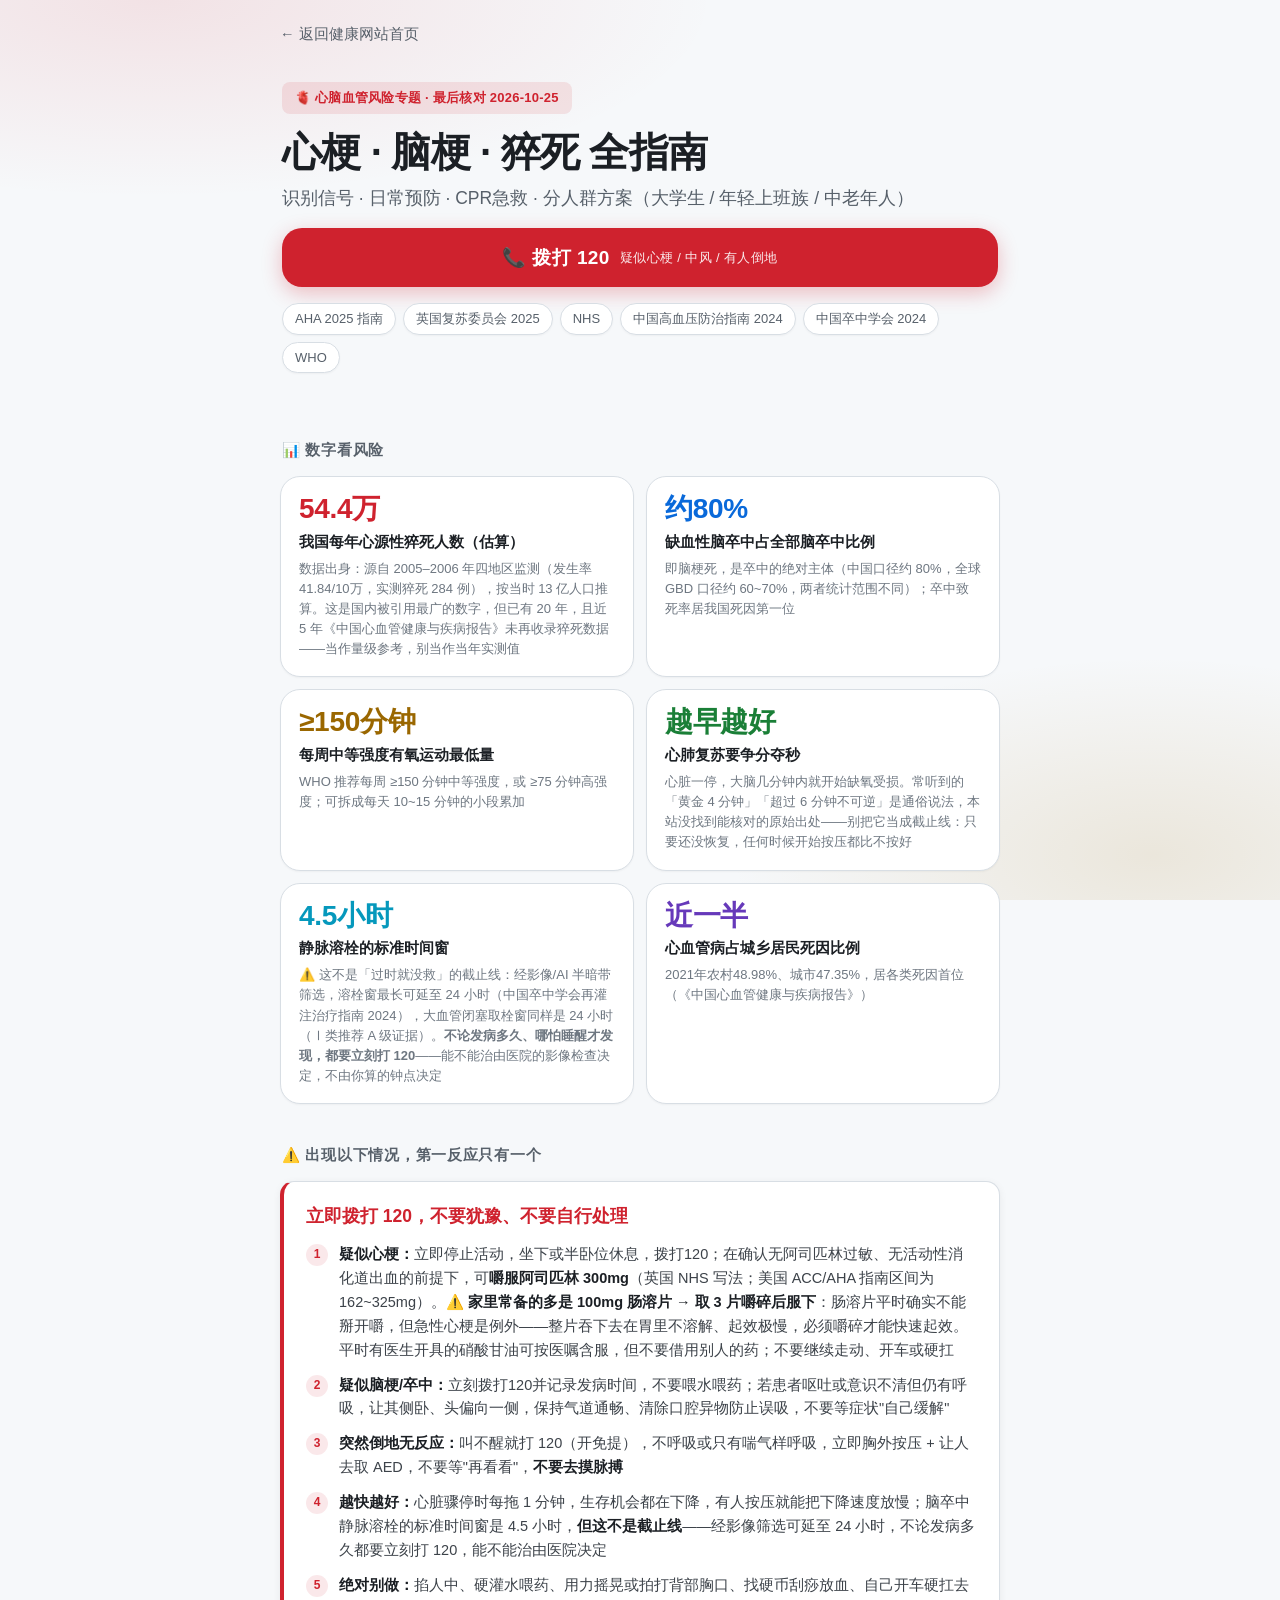
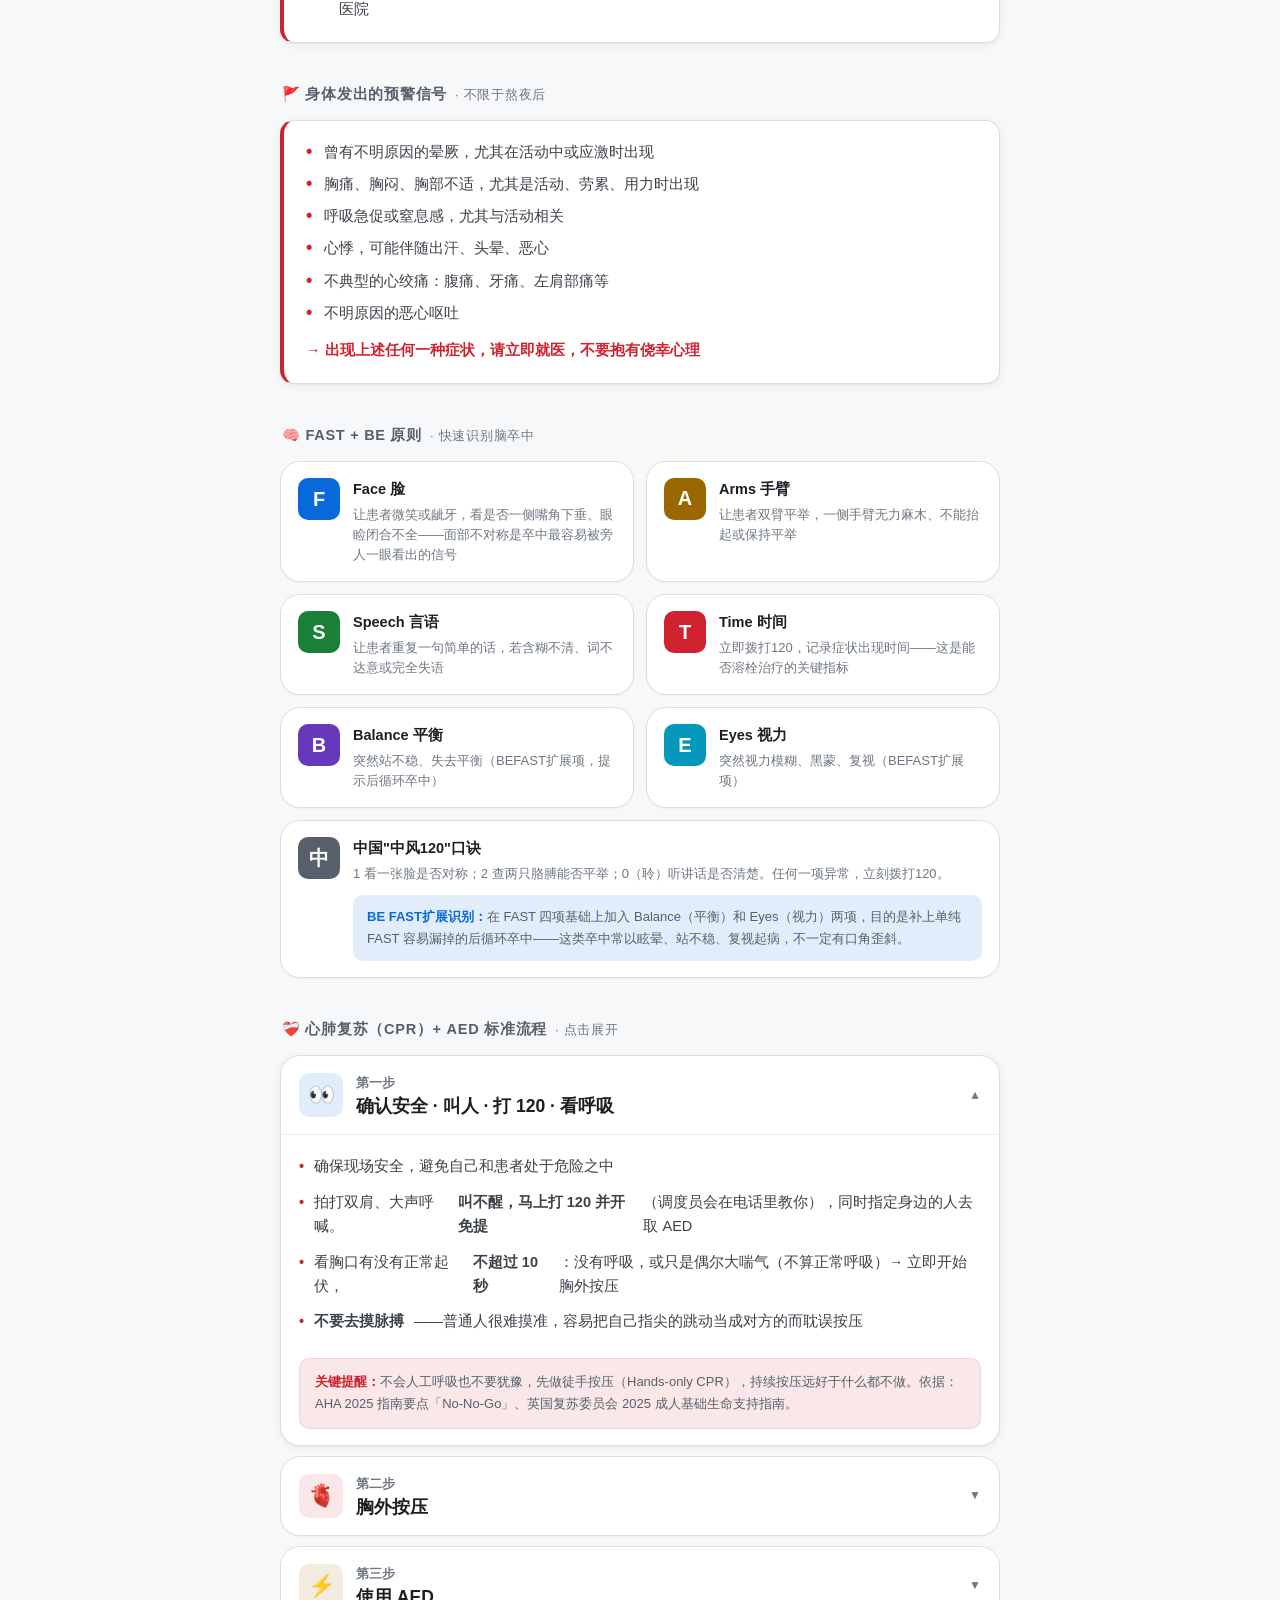
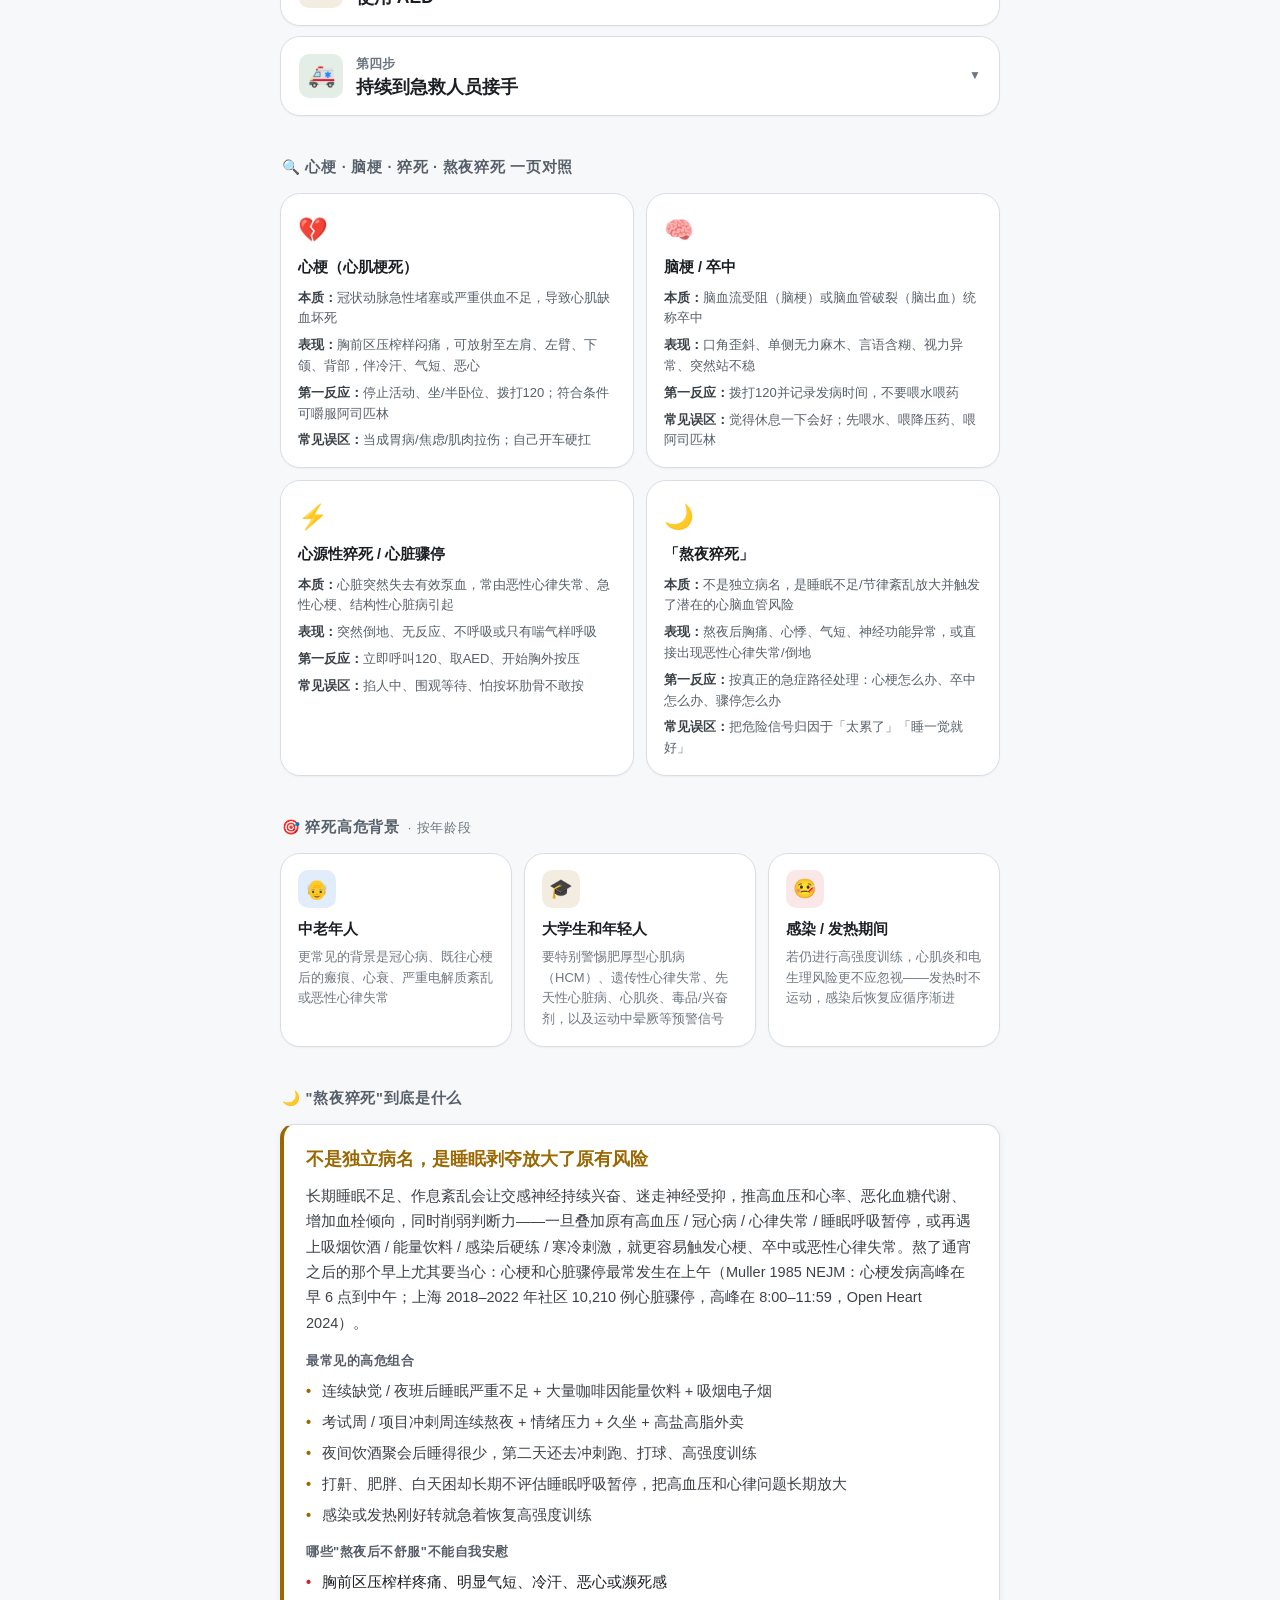
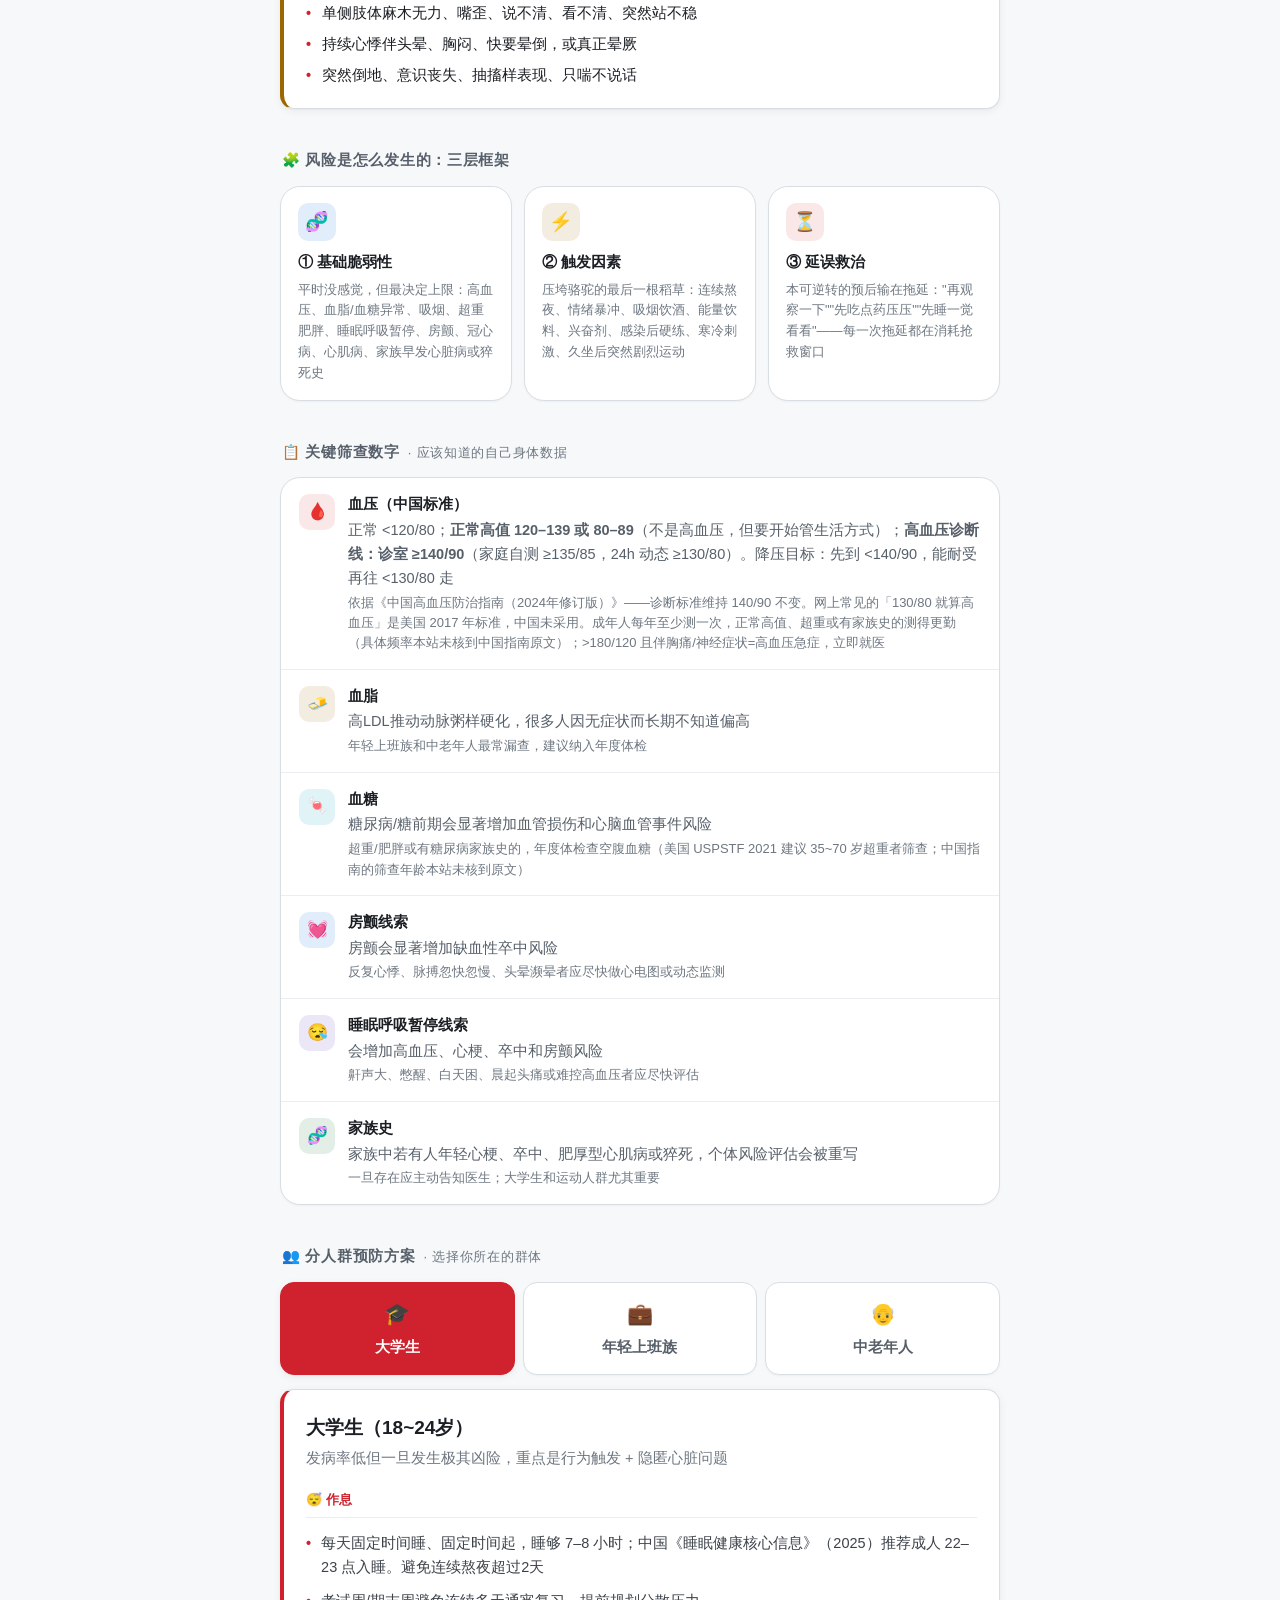
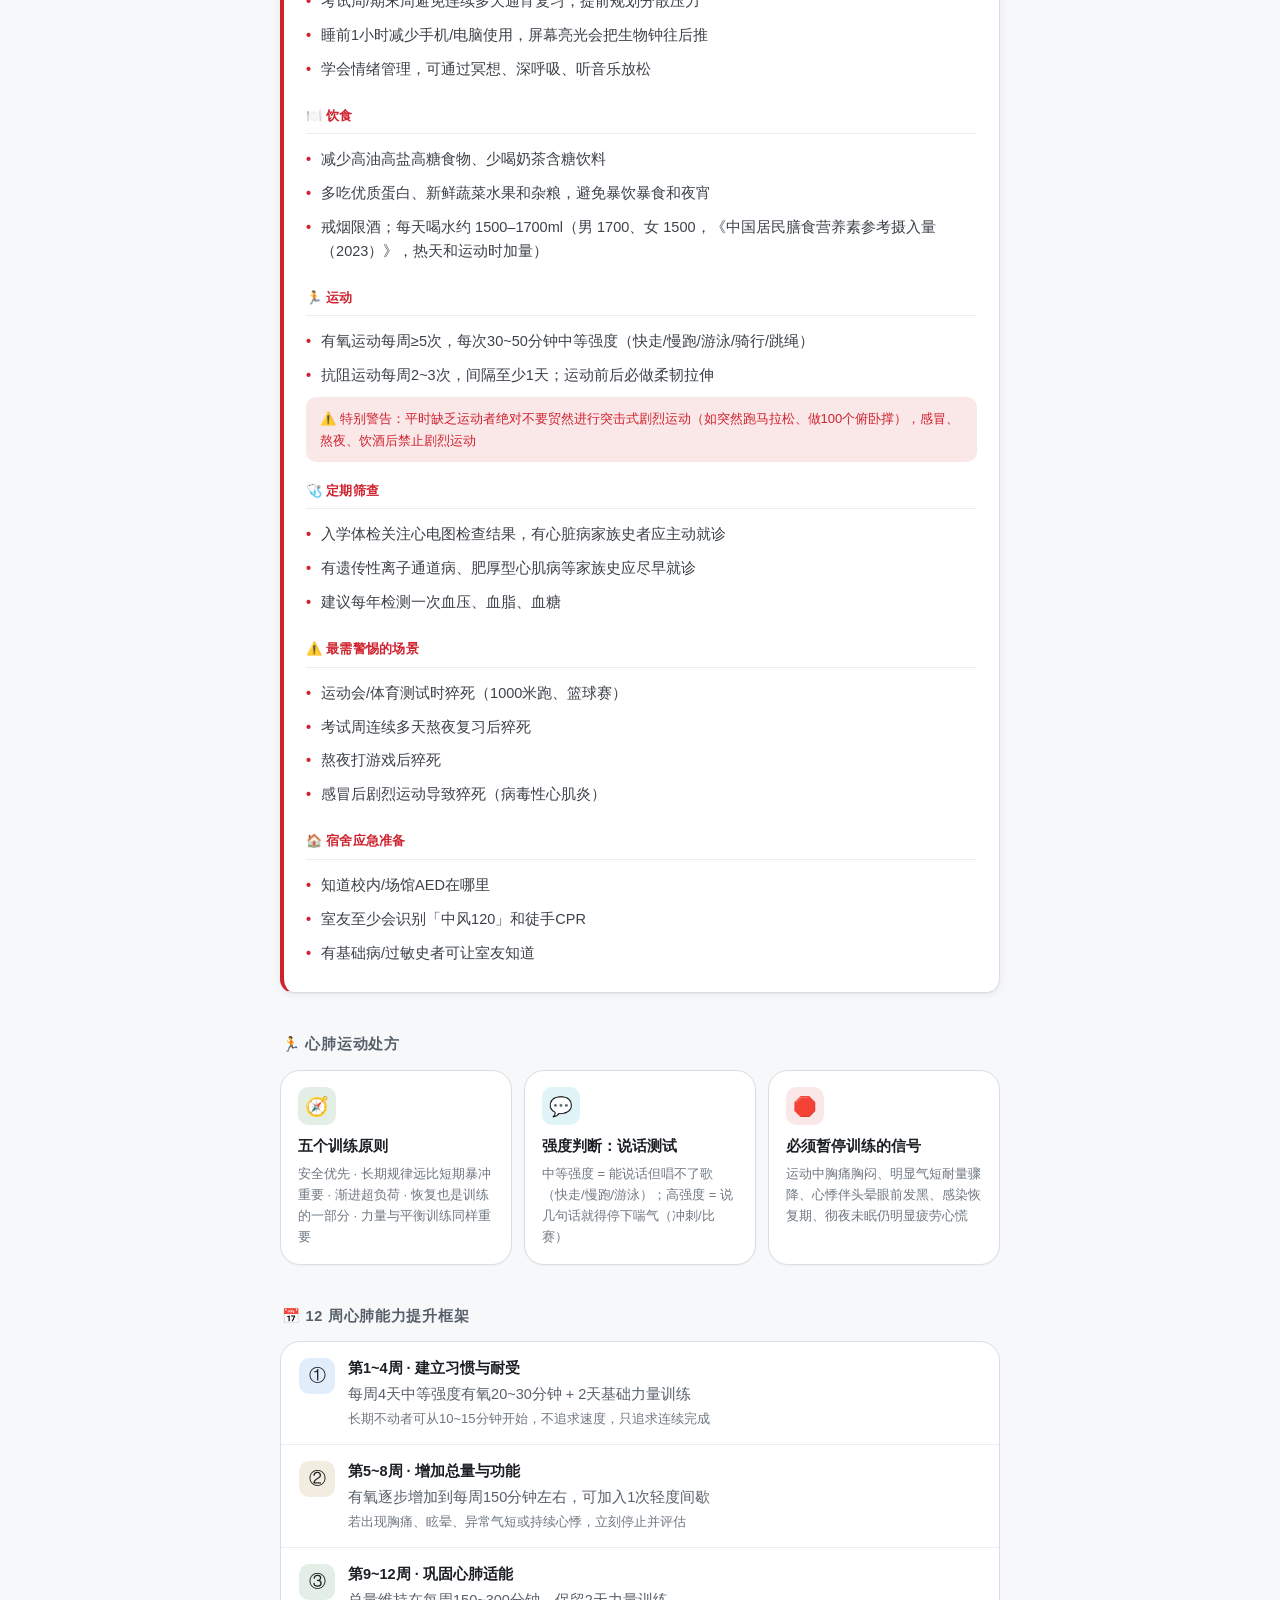
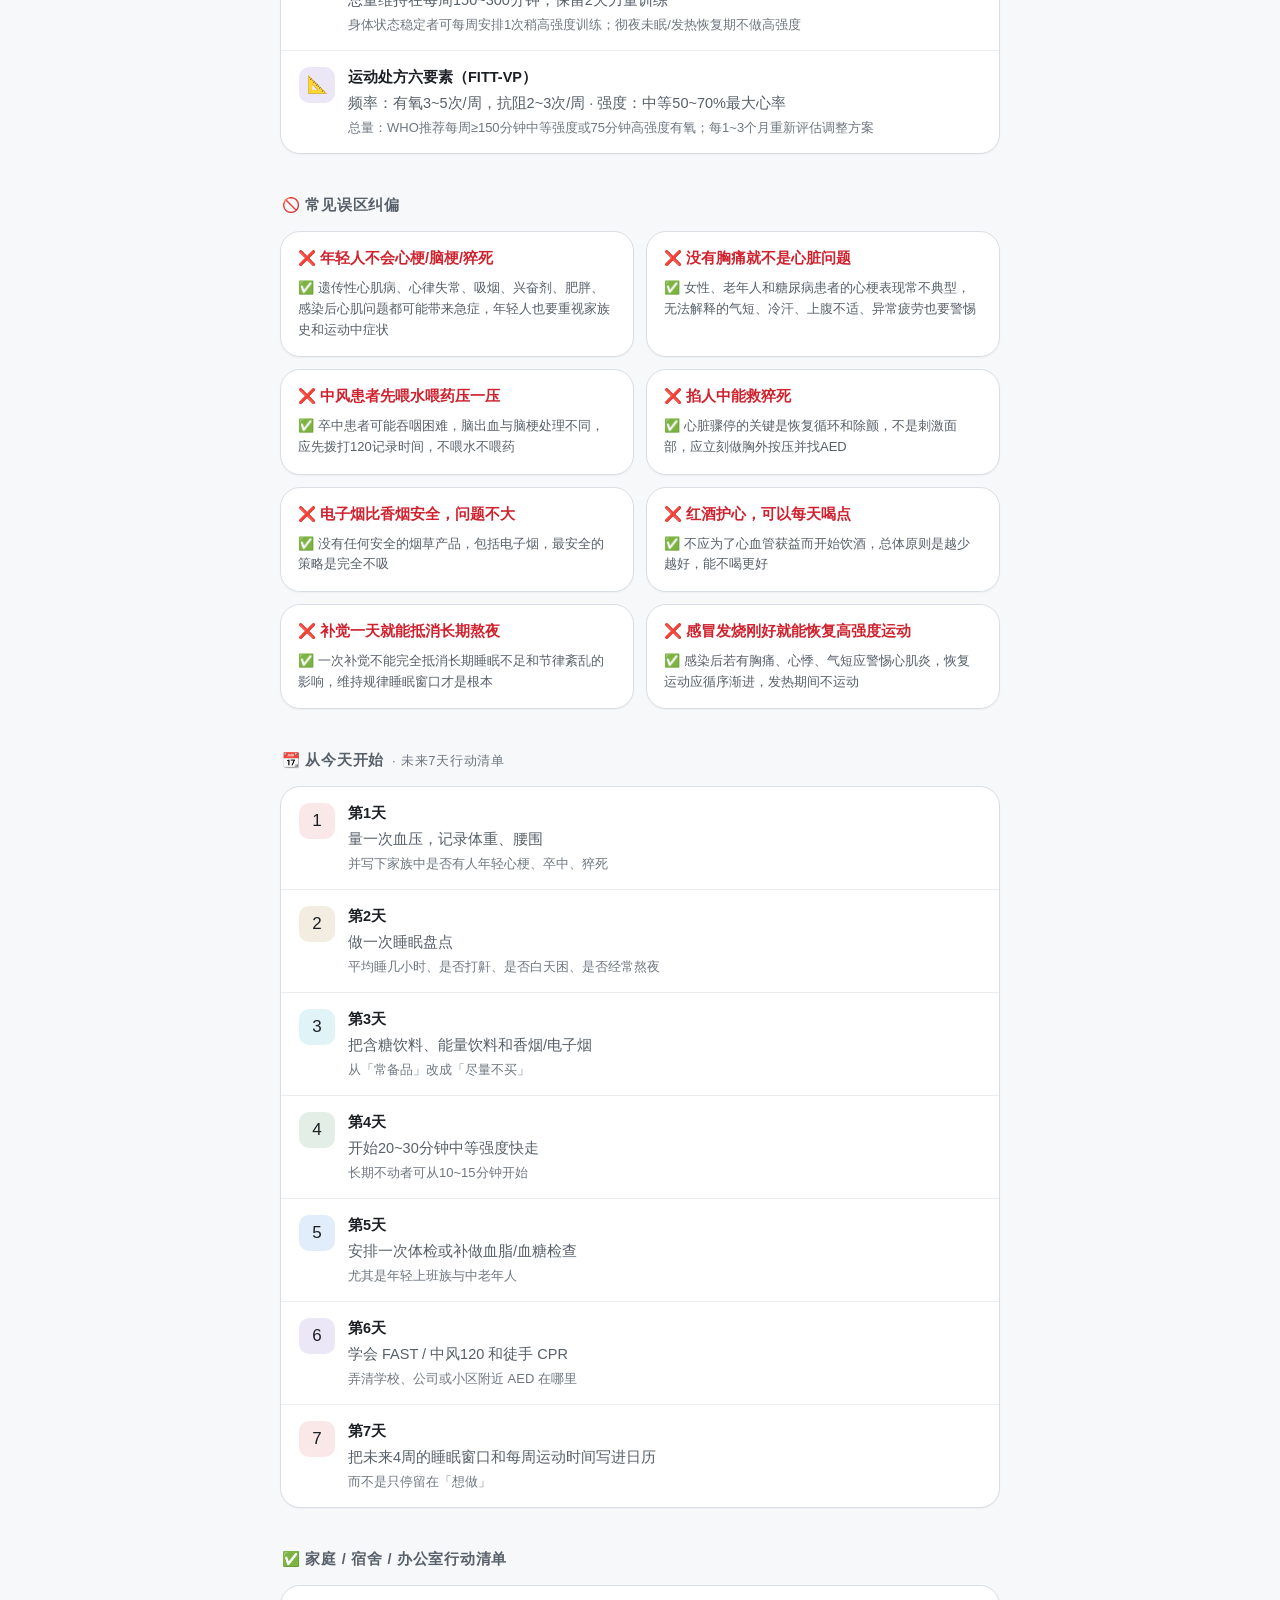
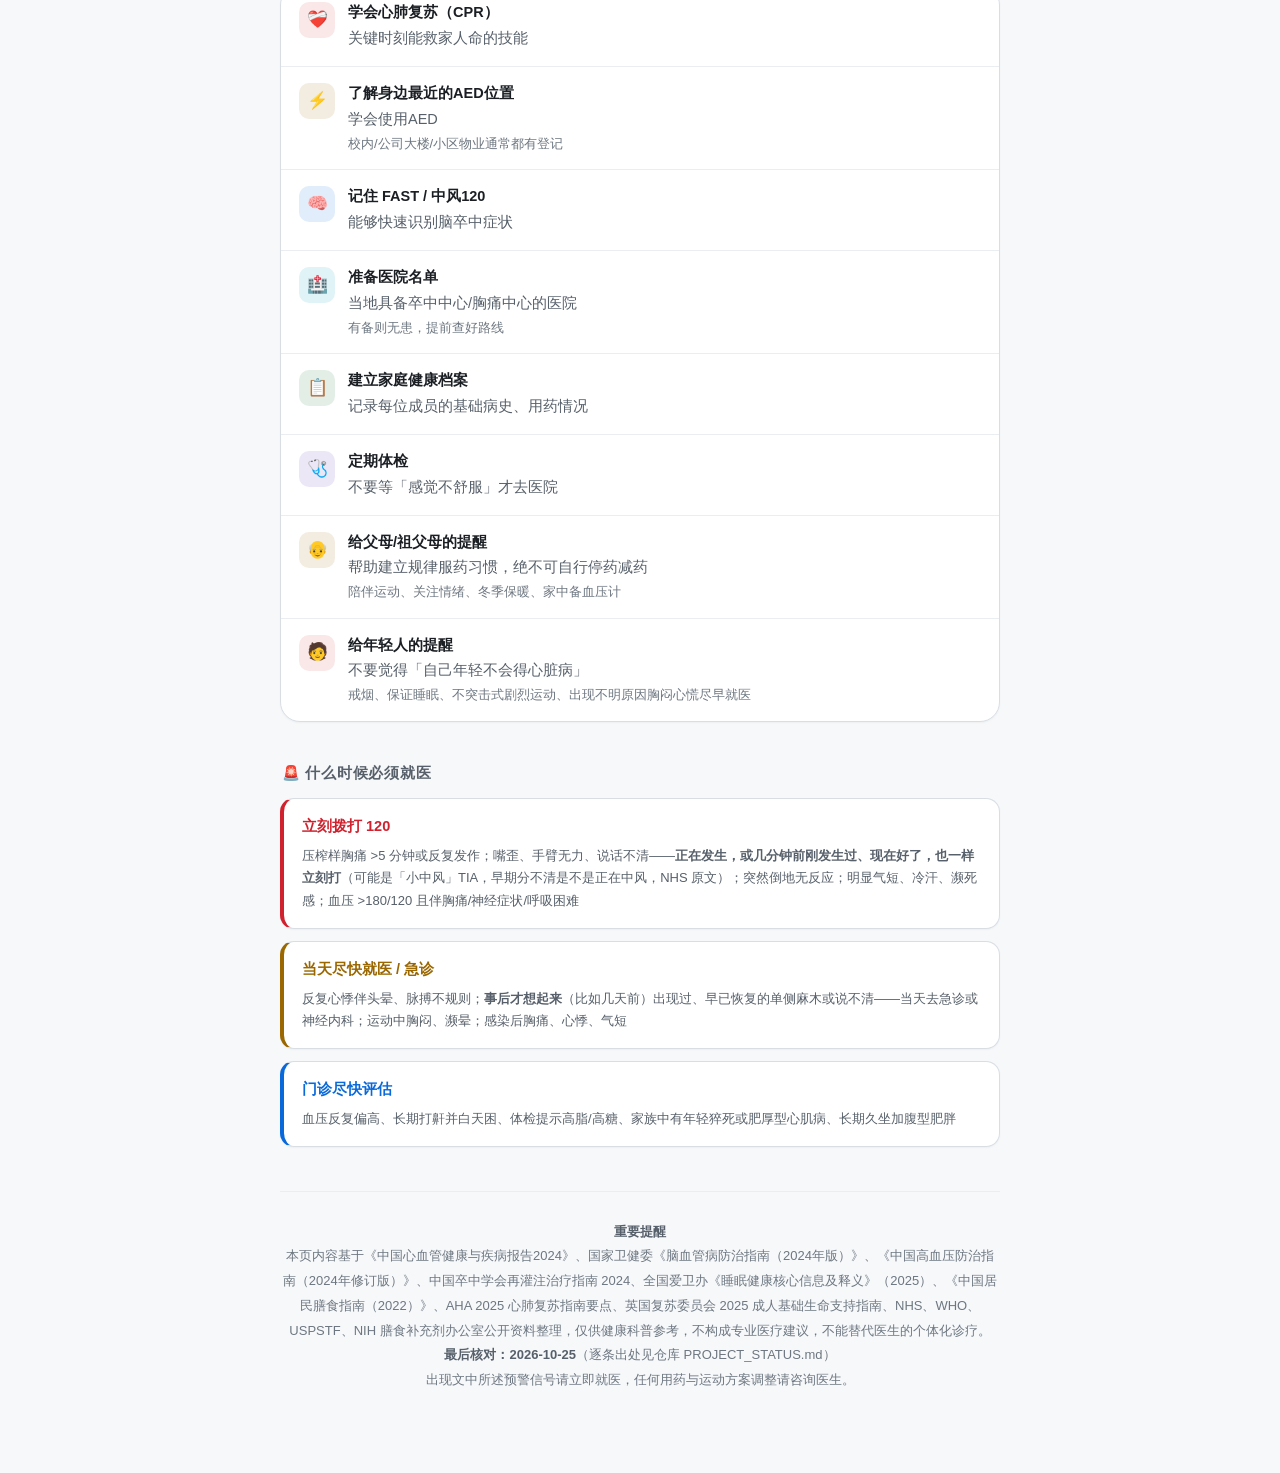
<file: cardio.html>
<!DOCTYPE html>
<html lang="zh-CN">
<head>
<meta charset="UTF-8">
<meta name="viewport" content="width=device-width, initial-scale=1.0, viewport-fit=cover">
<meta name="apple-mobile-web-app-capable" content="yes">
<meta name="mobile-web-app-capable" content="yes">
<meta name="apple-mobile-web-app-status-bar-style" content="default">
<meta name="theme-color" content="#f6f8fa" media="(prefers-color-scheme: light)">
<meta name="theme-color" content="#0d1117" media="(prefers-color-scheme: dark)">
<title>心梗 · 脑梗 · 猝死急救 · 健康网站</title>
<link rel="apple-touch-icon" href="assets/icon-180.png">
<link rel="stylesheet" href="assets/style.css">
<style>
:root {
  --accent:      #cf222e;
  --accent-soft: rgba(207,34,46,.1);

  --blue:      #0969da; --blue-soft:   rgba(9,105,218,.12);
  --green:     #1a7f37; --green-soft:  rgba(26,127,55,.12);
  --orange:    #9a6700; --orange-soft: rgba(154,103,0,.12);
  --red:       #cf222e; --red-soft:    rgba(207,34,46,.1);
  --teal:      #0598bc; --teal-soft:   rgba(5,152,188,.12);
  --indigo:    #6639ba; --indigo-soft: rgba(102,57,186,.12);
}
@media (prefers-color-scheme: dark) {
  :root {
    --accent:      #f85149;
    --accent-soft: rgba(248,81,73,.13);

    --blue:      #4493f8; --blue-soft:   rgba(68,147,248,.15);
    --green:     #3fb950; --green-soft:  rgba(63,185,80,.15);
    --orange:    #d29922; --orange-soft: rgba(210,153,34,.15);
    --red:       #f85149; --red-soft:    rgba(248,81,73,.13);
    --teal:      #39c5cf; --teal-soft:   rgba(57,197,207,.15);
    --indigo:    #a371f7; --indigo-soft: rgba(163,113,247,.15);
  }
}

body::before {
  content: '';
  position: fixed; inset: 0; z-index: -1;
  background:
    radial-gradient(ellipse 80% 40% at 12% 0%, var(--accent-soft) 0%, transparent 55%),
    radial-gradient(ellipse 60% 40% at 90% 95%, var(--orange-soft) 0%, transparent 55%),
    var(--bg);
}

.pills { display: flex; flex-wrap: wrap; gap: 7px; margin-top: 16px; }
.pill {
  background: var(--card); border: 1px solid var(--border);
  border-radius: 20px; padding: 4px 12px;
  font-size: var(--text-xs); color: var(--text-3); font-weight: 500;
  box-shadow: var(--shadow-1);
}

/* 一键拨打 120：急救时最先要做的事，放在首屏、按 iPhone 拇指热区做大 */
.callbtn {
  display: flex; align-items: center; justify-content: center; gap: 10px;
  margin-top: 16px; min-height: 56px; padding: 14px 18px;
  background: #cf222e; color: #fff; text-decoration: none;
  border-radius: var(--radius-lg); box-shadow: 0 6px 20px rgba(207,34,46,.28);
  font-size: var(--text-lg); font-weight: 800; letter-spacing: .02em;
  touch-action: manipulation; transition: transform .15s ease;
}
.callbtn:active { transform: scale(.97); }
.callbtn small { font-size: var(--text-xs); font-weight: 500; opacity: .9; }

/* STAT GRID */
.statgrid { display: grid; grid-template-columns: 1fr 1fr; gap: 12px; }
@media (max-width: 480px) { .statgrid { grid-template-columns: 1fr; } }
.statcard {
  background: var(--card); border: 1px solid var(--border);
  border-radius: var(--radius-lg); box-shadow: var(--shadow-1); padding: 17px 18px;
  transition: box-shadow .18s ease, transform .18s ease;
}
@media (hover: hover) and (pointer: fine) {
  .statcard:hover { box-shadow: var(--shadow-2); transform: translateY(-1px); }
}
.stat-num { font-size: var(--text-2xl); font-weight: 800; letter-spacing: -0.01em; line-height: 1.1; }
.stat-label { font-size: var(--text-sm); font-weight: 700; color: var(--text-1); margin-top: 6px; }
.stat-note { font-size: var(--text-xs); color: var(--text-4); margin-top: 4px; line-height: 1.55; }

/* RULES (emergency, always visible) */
.rulecard {
  background: var(--card); border: 1px solid var(--border); border-left: 4px solid var(--red);
  border-radius: var(--radius-md); box-shadow: var(--shadow-2); padding: 20px 22px;
}
.rulecard-h { font-size: var(--text-md); font-weight: 700; color: var(--red); margin-bottom: 12px; }
.rulelist { display: flex; flex-direction: column; gap: 11px; }
.ruleitem { display: flex; gap: 11px; font-size: var(--text-sm); color: var(--text-2); line-height: 1.65; }
.ruleitem .num {
  flex-shrink: 0; width: 22px; height: 22px; border-radius: 50%;
  background: var(--red-soft); color: var(--red); font-weight: 700; font-size: 12px;
  display: flex; align-items: center; justify-content: center; margin-top: 1px;
}
.ruleitem .rt { flex: 1; min-width: 0; }
.ruleitem strong { color: var(--text-1); }

/* FAST GRID */
.fastgrid { display: grid; grid-template-columns: 1fr 1fr; gap: 12px; }
@media (max-width: 480px) { .fastgrid { grid-template-columns: 1fr; } }
.fastcard {
  background: var(--card); border: 1px solid var(--border);
  border-radius: var(--radius-lg); box-shadow: var(--shadow-1); padding: 16px 17px;
  display: flex; gap: 13px; align-items: flex-start;
  transition: box-shadow .18s ease, transform .18s ease;
}
@media (hover: hover) and (pointer: fine) {
  .fastcard:hover { box-shadow: var(--shadow-2); transform: translateY(-1px); }
}
.fast-letter {
  flex-shrink: 0; width: 42px; height: 42px; border-radius: var(--radius-sm);
  display: flex; align-items: center; justify-content: center;
  font-size: 20px; font-weight: 800; color: #fff;
}
.fast-t { font-size: var(--text-sm); font-weight: 700; color: var(--text-1); margin-bottom: 3px; }
.fast-b { font-size: var(--text-xs); color: var(--text-4); line-height: 1.55; }
.fast-ext {
  margin-top: 10px; background: var(--blue-soft); border-radius: var(--radius-sm);
  padding: 11px 14px; font-size: var(--text-xs); color: var(--text-3); line-height: 1.7;
}
.fast-ext strong { color: var(--blue); }

/* TIMELINE-STYLE ACCORDION (reused for CPR steps) */
.tl { display: flex; flex-direction: column; gap: 10px; }
.tcard {
  background: var(--card); border: 1px solid var(--border);
  border-radius: var(--radius-lg); box-shadow: var(--shadow-1);
  overflow: hidden;
  transition: box-shadow .2s ease;
}
.tcard.open { box-shadow: var(--shadow-2); }
.thead {
  display: flex; align-items: center; gap: 13px;
  padding: 16px 18px; cursor: pointer; user-select: none;
  transition: background .15s ease;
  touch-action: manipulation;
}
@media (hover: hover) and (pointer: fine) {
  .thead:hover { background: var(--border-soft); }
}
.thead:active { background: var(--border-soft); }
.ticon {
  width: 44px; height: 44px; border-radius: var(--radius-sm); flex-shrink: 0;
  display: flex; align-items: center; justify-content: center; font-size: 22px;
}
.tmid { flex: 1; min-width: 0; }
.ttime { font-size: var(--text-xs); color: var(--text-4); font-weight: 600; margin-bottom: 2px; }
.tlabel { font-size: var(--text-md); font-weight: 700; line-height: 1.3; color: var(--text-1); }
.tchev {
  color: var(--text-4); font-size: 12px; flex-shrink: 0;
  transition: transform .25s cubic-bezier(.4,0,.2,1);
}
.tcard.open .tchev { transform: rotate(180deg); }
.tbody { display: none; border-top: 1px solid var(--border-soft); }
.tcard.open .tbody { display: block; }
.trows { padding: 14px 18px; }
.trow-line { display: flex; gap: 10px; font-size: var(--text-sm); color: var(--text-2); line-height: 1.65; padding: 6px 0; }
.trow-line::before { content: "•"; color: var(--accent); font-weight: 700; flex-shrink: 0; }
.ebox {
  margin: 4px 18px 16px;
  background: var(--red-soft); border: 1px solid var(--red-soft);
  border-radius: var(--radius-sm); padding: 12px 15px;
  font-size: var(--text-xs); color: var(--text-3); line-height: 1.7;
}
.ebox strong { color: var(--red); font-weight: 700; }

/* COMPARE GRID (4 conditions) */
.pgrid { display: grid; grid-template-columns: 1fr 1fr; gap: 12px; }
@media (max-width: 480px) { .pgrid { grid-template-columns: 1fr; } }
.ppcrd {
  background: var(--card); border: 1px solid var(--border);
  border-radius: var(--radius-lg); box-shadow: var(--shadow-1); padding: 16px 17px;
  transition: box-shadow .18s ease, transform .18s ease;
}
@media (hover: hover) and (pointer: fine) {
  .ppcrd:hover { box-shadow: var(--shadow-2); transform: translateY(-1px); }
}
.ppcrd-ico { font-size: 24px; margin-bottom: 6px; }
.ppcrd-t { font-size: var(--text-sm); font-weight: 700; margin-bottom: 8px; color: var(--text-1); }
.ppcrd-row { font-size: var(--text-xs); color: var(--text-3); line-height: 1.6; margin-bottom: 6px; }
.ppcrd-row:last-child { margin-bottom: 0; }
.ppcrd-row b { color: var(--text-2); font-weight: 700; }

/* HIGHLIGHT BOX (熬夜猝死) */
.hlbox {
  background: var(--card); border: 1px solid var(--border); border-left: 4px solid var(--orange);
  border-radius: var(--radius-md); box-shadow: var(--shadow-2); padding: 20px 22px;
}
.hlbox-h { font-size: var(--text-md); font-weight: 700; color: var(--orange); margin-bottom: 10px; }
.hlbox-b { font-size: var(--text-sm); color: var(--text-2); line-height: 1.75; margin-bottom: 14px; }
.hlsub { font-size: var(--text-xs); font-weight: 700; color: var(--text-3); text-transform: uppercase; letter-spacing: .04em; margin: 14px 0 8px; }
.hllist { display: flex; flex-direction: column; gap: 8px; }
.hlitem { font-size: var(--text-sm); color: var(--text-2); line-height: 1.6; padding-left: 16px; position: relative; }
.hlitem::before { content: "•"; position: absolute; left: 0; color: var(--orange); font-weight: 700; }
.hlitem.warn::before { color: var(--red); }
.hlitem.warn { color: var(--text-1); font-weight: 500; }

/* RISK LAYERS (3 cards) */
.grid3 { display: grid; grid-template-columns: 1fr 1fr 1fr; gap: 12px; }
@media (max-width: 760px) { .grid3 { grid-template-columns: 1fr; } }
.pcard {
  background: var(--card); border: 1px solid var(--border);
  border-radius: var(--radius-lg); box-shadow: var(--shadow-1);
  padding: 16px 17px;
  transition: box-shadow .18s ease, transform .18s ease;
}
@media (hover: hover) and (pointer: fine) {
  .pcard:hover { box-shadow: var(--shadow-2); transform: translateY(-1px); }
}
.picon {
  width: 38px; height: 38px; border-radius: var(--radius-sm); flex-shrink: 0;
  display: flex; align-items: center; justify-content: center; font-size: 19px; margin-bottom: 10px;
}
.ptitle { font-size: var(--text-sm); font-weight: 700; margin-bottom: 5px; color: var(--text-1); }
.pdesc  { font-size: var(--text-xs); color: var(--text-4); line-height: 1.6; }

/* IOS LIST (checklist / screening rows) */
.ioslist {
  background: var(--card); border: 1px solid var(--border);
  border-radius: var(--radius-lg); box-shadow: var(--shadow-1); overflow: hidden;
}
.iosrow {
  display: flex; align-items: flex-start; gap: 13px;
  padding: 15px 18px; border-bottom: 1px solid var(--border-soft);
  transition: background .15s ease;
}
@media (hover: hover) and (pointer: fine) {
  .iosrow:hover { background: var(--border-soft); }
}
.iosrow:last-child { border-bottom: none; }
.iosrow-icon {
  width: 36px; height: 36px; border-radius: var(--radius-sm); flex-shrink: 0;
  display: flex; align-items: center; justify-content: center; font-size: 17px; margin-top: 1px;
}
.iosrow-t { font-size: var(--text-sm); font-weight: 600; margin-bottom: 2px; color: var(--text-1); }
.iosrow-v { font-size: var(--text-sm); color: var(--text-3); }
.iosrow-n { font-size: var(--text-xs); color: var(--text-4); margin-top: 2px; line-height: 1.55; }

/* POPULATION TABS */
.ptabs { display: grid; grid-template-columns: 1fr 1fr 1fr; gap: 8px; }
@media (max-width: 480px) { .ptabs { grid-template-columns: 1fr; } }
.ptab {
  text-align: center; padding: 14px 6px; border-radius: var(--radius-md);
  font-size: var(--text-sm); font-weight: 600; background: var(--card);
  border: 1px solid var(--border); color: var(--text-3);
  cursor: pointer; user-select: none; transition: all .18s cubic-bezier(.16,1,.3,1);
  box-shadow: var(--shadow-1); touch-action: manipulation; min-height: 44px;
}
@media (hover: hover) and (pointer: fine) {
  .ptab:hover { border-color: var(--accent); transform: translateY(-1px); box-shadow: var(--shadow-2); }
  .ptab.on:hover { transform: none; }
}
.ptab:active { transform: scale(.96); }
.ptab .pico { display: block; font-size: 21px; margin-bottom: 5px; }
.ptab.on { background: var(--accent); color: #fff; border-color: var(--accent); box-shadow: var(--shadow-2); }
/* 深色下亮红底配白字只有 3.35:1，选中的选项卡用浅色主题的红（5.36:1） */
@media (prefers-color-scheme: dark) { .ptab.on { background: #cf222e; border-color: #cf222e; } }

.pcontent {
  background: var(--card); border: 1px solid var(--border); border-left: 4px solid var(--accent);
  border-radius: var(--radius-md); box-shadow: var(--shadow-2); padding: 22px 22px; margin-top: 14px;
}
.pc-title { font-size: var(--text-lg); font-weight: 700; color: var(--text-1); margin-bottom: 4px; }
.pc-sub { font-size: var(--text-sm); color: var(--text-4); margin-bottom: 18px; line-height: 1.6; }
.pc-block { margin-bottom: 18px; }
.pc-block:last-child { margin-bottom: 0; }
.pc-block-h {
  font-size: var(--text-xs); font-weight: 700; color: var(--accent);
  margin-bottom: 9px; padding-bottom: 7px; border-bottom: 1px solid var(--border-soft);
  letter-spacing: .02em; display: flex; align-items: center; gap: 6px;
}
.pc-row { display: flex; gap: 10px; font-size: var(--text-sm); color: var(--text-2); line-height: 1.65; padding: 5px 0; }
.pc-row::before { content: "•"; color: var(--accent); font-weight: 700; flex-shrink: 0; }
.pc-warn {
  margin-top: 4px; background: var(--red-soft); border-radius: var(--radius-sm); padding: 11px 14px;
  font-size: var(--text-xs); color: var(--red); line-height: 1.65;
}

/* MYTH GRID */
.tgrid { display: grid; grid-template-columns: 1fr 1fr; gap: 12px; }
@media (max-width: 480px) { .tgrid { grid-template-columns: 1fr; } }
.mythcard {
  background: var(--card); border: 1px solid var(--border);
  border-radius: var(--radius-lg); box-shadow: var(--shadow-1);
  padding: 16px 17px;
  transition: box-shadow .18s ease, transform .18s ease;
}
@media (hover: hover) and (pointer: fine) {
  .mythcard:hover { box-shadow: var(--shadow-2); transform: translateY(-1px); }
}
.myth-x { display: flex; gap: 8px; font-size: var(--text-sm); font-weight: 700; color: var(--red); line-height: 1.5; margin-bottom: 8px; }
.myth-o { display: flex; gap: 8px; font-size: var(--text-xs); color: var(--text-3); line-height: 1.6; }

/* RED FLAG (通用预警信号) */
.rfcard {
  background: var(--card); border: 1px solid var(--border); border-left: 4px solid var(--red);
  border-radius: var(--radius-md); box-shadow: var(--shadow-2); padding: 20px 22px;
}
.rflist { display: flex; flex-direction: column; gap: 9px; margin-bottom: 14px; }
.rfitem { font-size: var(--text-sm); color: var(--text-2); line-height: 1.6; padding-left: 18px; position: relative; }
.rfitem::before { content: "•"; position: absolute; left: 0; color: var(--red); font-weight: 700; font-size: 18px; line-height: 1.2; }
.rfcta { font-size: var(--text-sm); font-weight: 700; color: var(--red); }

/* URGENCY LEVELS */
.urgstack { display: flex; flex-direction: column; gap: 12px; }
.urgcard {
  background: var(--card); border: 1px solid var(--border); border-left: 4px solid var(--u-color, var(--red));
  border-radius: var(--radius-md); box-shadow: var(--shadow-1); padding: 16px 18px;
}
.urg-h { font-size: var(--text-sm); font-weight: 700; color: var(--u-color, var(--red)); margin-bottom: 6px; }
.urg-b { font-size: var(--text-xs); color: var(--text-3); line-height: 1.7; }
</style>
</head>
<body>
<div class="wrap">

  <a class="backnav" href="index.html">← 返回健康网站首页</a>

  <header class="fadeup" style="animation-delay:.02s">
    <div class="eyebrow">🫀 心脑血管风险专题 · 最后核对 2026-10-25</div>
    <h1>心梗 · 脑梗 · 猝死 全指南</h1>
    <p class="header-sub">识别信号 · 日常预防 · CPR急救 · 分人群方案（大学生 / 年轻上班族 / 中老年人）</p>
    <a class="callbtn" href="tel:120">📞 拨打 120 <small>疑似心梗 / 中风 / 有人倒地</small></a>
    <div class="pills">
      <span class="pill">AHA 2025 指南</span>
      <span class="pill">英国复苏委员会 2025</span>
      <span class="pill">NHS</span>
      <span class="pill">中国高血压防治指南 2024</span>
      <span class="pill">中国卒中学会 2024</span>
      <span class="pill">WHO</span>
    </div>
  </header>

  <div class="slabel fadeup" style="animation-delay:.04s">📊 数字看风险</div>
  <div class="statgrid fadeup" id="stats" style="animation-delay:.06s"></div>

  <div class="slabel fadeup" style="animation-delay:.08s">⚠️ 出现以下情况，第一反应只有一个</div>
  <div class="rulecard fadeup" style="animation-delay:.10s">
    <div class="rulecard-h">立即拨打 120，不要犹豫、不要自行处理</div>
    <div class="rulelist">
      <div class="ruleitem"><span class="num">1</span><div class="rt"><strong>疑似心梗：</strong>立即停止活动，坐下或半卧位休息，拨打120；在确认无阿司匹林过敏、无活动性消化道出血的前提下，可<strong>嚼服阿司匹林 300mg</strong>（英国 NHS 写法；美国 ACC/AHA 指南区间为 162~325mg）。<strong>⚠️ 家里常备的多是 100mg 肠溶片 → 取 3 片嚼碎后服下</strong>：肠溶片平时确实不能掰开嚼，但急性心梗是例外——整片吞下去在胃里不溶解、起效极慢，必须嚼碎才能快速起效。平时有医生开具的硝酸甘油可按医嘱含服，但不要借用别人的药；不要继续走动、开车或硬扛</div></div>
      <div class="ruleitem"><span class="num">2</span><div class="rt"><strong>疑似脑梗/卒中：</strong>立刻拨打120并记录发病时间，不要喂水喂药；若患者呕吐或意识不清但仍有呼吸，让其侧卧、头偏向一侧，保持气道通畅、清除口腔异物防止误吸，不要等症状"自己缓解"</div></div>
      <div class="ruleitem"><span class="num">3</span><div class="rt"><strong>突然倒地无反应：</strong>叫不醒就打 120（开免提），不呼吸或只有喘气样呼吸，立即胸外按压 + 让人去取 AED，不要等"再看看"，<strong>不要去摸脉搏</strong></div></div>
      <div class="ruleitem"><span class="num">4</span><div class="rt"><strong>越快越好：</strong>心脏骤停时每拖 1 分钟，生存机会都在下降，有人按压就能把下降速度放慢；脑卒中静脉溶栓的标准时间窗是 4.5 小时，<strong>但这不是截止线</strong>——经影像筛选可延至 24 小时，不论发病多久都要立刻打 120，能不能治由医院决定</div></div>
      <div class="ruleitem"><span class="num">5</span><div class="rt"><strong>绝对别做：</strong>掐人中、硬灌水喂药、用力摇晃或拍打背部胸口、找硬币刮痧放血、自己开车硬扛去医院</div></div>
    </div>
  </div>

  <div class="slabel fadeup" style="animation-delay:.11s">🚩 身体发出的预警信号 <em>· 不限于熬夜后</em></div>
  <div class="rfcard fadeup" style="animation-delay:.115s">
    <div class="rflist">
      <div class="rfitem">曾有不明原因的晕厥，尤其在活动中或应激时出现</div>
      <div class="rfitem">胸痛、胸闷、胸部不适，尤其是活动、劳累、用力时出现</div>
      <div class="rfitem">呼吸急促或窒息感，尤其与活动相关</div>
      <div class="rfitem">心悸，可能伴随出汗、头晕、恶心</div>
      <div class="rfitem">不典型的心绞痛：腹痛、牙痛、左肩部痛等</div>
      <div class="rfitem">不明原因的恶心呕吐</div>
    </div>
    <div class="rfcta">→ 出现上述任何一种症状，请立即就医，不要抱有侥幸心理</div>
  </div>

  <div class="slabel fadeup" style="animation-delay:.12s">🧠 FAST + BE 原则 <em>· 快速识别脑卒中</em></div>
  <div class="fastgrid fadeup" style="animation-delay:.14s" id="fastgrid"></div>

  <div class="slabel fadeup" style="animation-delay:.16s">❤️‍🩹 心肺复苏（CPR）+ AED 标准流程 <em>· 点击展开</em></div>
  <div class="tl fadeup" id="cprSteps" style="animation-delay:.18s"></div>

  <div class="slabel fadeup" style="animation-delay:.20s">🔍 心梗 · 脑梗 · 猝死 · 熬夜猝死 一页对照</div>
  <div class="pgrid fadeup" id="compareGrid" style="animation-delay:.22s"></div>

  <div class="slabel fadeup" style="animation-delay:.23s">🎯 猝死高危背景 <em>· 按年龄段</em></div>
  <div class="grid3 fadeup" style="animation-delay:.235s">
    <div class="pcard">
      <div class="picon" style="background:var(--blue-soft)">👴</div>
      <div class="ptitle">中老年人</div>
      <div class="pdesc">更常见的背景是冠心病、既往心梗后的瘢痕、心衰、严重电解质紊乱或恶性心律失常</div>
    </div>
    <div class="pcard">
      <div class="picon" style="background:var(--orange-soft)">🎓</div>
      <div class="ptitle">大学生和年轻人</div>
      <div class="pdesc">要特别警惕肥厚型心肌病（HCM）、遗传性心律失常、先天性心脏病、心肌炎、毒品/兴奋剂，以及运动中晕厥等预警信号</div>
    </div>
    <div class="pcard">
      <div class="picon" style="background:var(--red-soft)">🤒</div>
      <div class="ptitle">感染 / 发热期间</div>
      <div class="pdesc">若仍进行高强度训练，心肌炎和电生理风险更不应忽视——发热时不运动，感染后恢复应循序渐进</div>
    </div>
  </div>

  <div class="slabel fadeup" style="animation-delay:.24s">🌙 "熬夜猝死"到底是什么</div>
  <div class="hlbox fadeup" style="animation-delay:.26s">
    <div class="hlbox-h">不是独立病名，是睡眠剥夺放大了原有风险</div>
    <div class="hlbox-b">长期睡眠不足、作息紊乱会让交感神经持续兴奋、迷走神经受抑，推高血压和心率、恶化血糖代谢、增加血栓倾向，同时削弱判断力——一旦叠加原有高血压 / 冠心病 / 心律失常 / 睡眠呼吸暂停，或再遇上吸烟饮酒 / 能量饮料 / 感染后硬练 / 寒冷刺激，就更容易触发心梗、卒中或恶性心律失常。熬了通宵之后的那个早上尤其要当心：心梗和心脏骤停最常发生在上午（Muller 1985 NEJM：心梗发病高峰在早 6 点到中午；上海 2018–2022 年社区 10,210 例心脏骤停，高峰在 8:00–11:59，Open Heart 2024）。</div>
    <div class="hlsub">最常见的高危组合</div>
    <div class="hllist">
      <div class="hlitem">连续缺觉 / 夜班后睡眠严重不足 + 大量咖啡因能量饮料 + 吸烟电子烟</div>
      <div class="hlitem">考试周 / 项目冲刺周连续熬夜 + 情绪压力 + 久坐 + 高盐高脂外卖</div>
      <div class="hlitem">夜间饮酒聚会后睡得很少，第二天还去冲刺跑、打球、高强度训练</div>
      <div class="hlitem">打鼾、肥胖、白天困却长期不评估睡眠呼吸暂停，把高血压和心律问题长期放大</div>
      <div class="hlitem">感染或发热刚好转就急着恢复高强度训练</div>
    </div>
    <div class="hlsub">哪些"熬夜后不舒服"不能自我安慰</div>
    <div class="hllist">
      <div class="hlitem warn">胸前区压榨样疼痛、明显气短、冷汗、恶心或濒死感</div>
      <div class="hlitem warn">单侧肢体麻木无力、嘴歪、说不清、看不清、突然站不稳</div>
      <div class="hlitem warn">持续心悸伴头晕、胸闷、快要晕倒，或真正晕厥</div>
      <div class="hlitem warn">突然倒地、意识丧失、抽搐样表现、只喘不说话</div>
    </div>
  </div>

  <div class="slabel fadeup" style="animation-delay:.28s">🧩 风险是怎么发生的：三层框架</div>
  <div class="grid3 fadeup" style="animation-delay:.30s">
    <div class="pcard">
      <div class="picon" style="background:var(--blue-soft)">🧬</div>
      <div class="ptitle">① 基础脆弱性</div>
      <div class="pdesc">平时没感觉，但最决定上限：高血压、血脂/血糖异常、吸烟、超重肥胖、睡眠呼吸暂停、房颤、冠心病、心肌病、家族早发心脏病或猝死史</div>
    </div>
    <div class="pcard">
      <div class="picon" style="background:var(--orange-soft)">⚡</div>
      <div class="ptitle">② 触发因素</div>
      <div class="pdesc">压垮骆驼的最后一根稻草：连续熬夜、情绪暴冲、吸烟饮酒、能量饮料、兴奋剂、感染后硬练、寒冷刺激、久坐后突然剧烈运动</div>
    </div>
    <div class="pcard">
      <div class="picon" style="background:var(--red-soft)">⏳</div>
      <div class="ptitle">③ 延误救治</div>
      <div class="pdesc">本可逆转的预后输在拖延："再观察一下""先吃点药压压""先睡一觉看看"——每一次拖延都在消耗抢救窗口</div>
    </div>
  </div>

  <div class="slabel fadeup" style="animation-delay:.32s">📋 关键筛查数字 <em>· 应该知道的自己身体数据</em></div>
  <div class="ioslist fadeup" id="screenList" style="animation-delay:.34s"></div>

  <div class="slabel fadeup" style="animation-delay:.36s">👥 分人群预防方案 <em>· 选择你所在的群体</em></div>
  <div class="ptabs fadeup" id="ptabs" style="animation-delay:.38s"></div>
  <div class="pcontent fadeup" id="pcontent" style="animation-delay:.40s"></div>

  <div class="slabel fadeup" style="animation-delay:.42s">🏃 心肺运动处方</div>
  <div class="grid3 fadeup" style="animation-delay:.44s">
    <div class="pcard">
      <div class="picon" style="background:var(--green-soft)">🧭</div>
      <div class="ptitle">五个训练原则</div>
      <div class="pdesc">安全优先 · 长期规律远比短期暴冲重要 · 渐进超负荷 · 恢复也是训练的一部分 · 力量与平衡训练同样重要</div>
    </div>
    <div class="pcard">
      <div class="picon" style="background:var(--teal-soft)">💬</div>
      <div class="ptitle">强度判断：说话测试</div>
      <div class="pdesc">中等强度 = 能说话但唱不了歌（快走/慢跑/游泳）；高强度 = 说几句话就得停下喘气（冲刺/比赛）</div>
    </div>
    <div class="pcard">
      <div class="picon" style="background:var(--red-soft)">🛑</div>
      <div class="ptitle">必须暂停训练的信号</div>
      <div class="pdesc">运动中胸痛胸闷、明显气短耐量骤降、心悸伴头晕眼前发黑、感染恢复期、彻夜未眠仍明显疲劳心慌</div>
    </div>
  </div>

  <div class="slabel fadeup" style="animation-delay:.46s">📅 12 周心肺能力提升框架</div>
  <div class="ioslist fadeup" id="weekPlan" style="animation-delay:.48s"></div>

  <div class="slabel fadeup" style="animation-delay:.50s">🚫 常见误区纠偏</div>
  <div class="tgrid fadeup" id="mythGrid" style="animation-delay:.52s"></div>

  <div class="slabel fadeup" style="animation-delay:.53s">📆 从今天开始 <em>· 未来7天行动清单</em></div>
  <div class="ioslist fadeup" id="week7" style="animation-delay:.535s"></div>

  <div class="slabel fadeup" style="animation-delay:.54s">✅ 家庭 / 宿舍 / 办公室行动清单</div>
  <div class="ioslist fadeup" id="actionList" style="animation-delay:.56s"></div>

  <div class="slabel fadeup" style="animation-delay:.58s">🚨 什么时候必须就医</div>
  <div class="urgstack fadeup" style="animation-delay:.60s">
    <div class="urgcard" style="--u-color:var(--red)">
      <div class="urg-h">立刻拨打 120</div>
      <div class="urg-b">压榨样胸痛 &gt;5 分钟或反复发作；嘴歪、手臂无力、说话不清——<strong>正在发生，或几分钟前刚发生过、现在好了，也一样立刻打</strong>（可能是「小中风」TIA，早期分不清是不是正在中风，NHS 原文）；突然倒地无反应；明显气短、冷汗、濒死感；血压 &gt;180/120 且伴胸痛/神经症状/呼吸困难</div>
    </div>
    <div class="urgcard" style="--u-color:var(--orange)">
      <div class="urg-h">当天尽快就医 / 急诊</div>
      <div class="urg-b">反复心悸伴头晕、脉搏不规则；<strong>事后才想起来</strong>（比如几天前）出现过、早已恢复的单侧麻木或说不清——当天去急诊或神经内科；运动中胸闷、濒晕；感染后胸痛、心悸、气短</div>
    </div>
    <div class="urgcard" style="--u-color:var(--blue)">
      <div class="urg-h">门诊尽快评估</div>
      <div class="urg-b">血压反复偏高、长期打鼾并白天困、体检提示高脂/高糖、家族中有年轻猝死或肥厚型心肌病、长期久坐加腹型肥胖</div>
    </div>
  </div>

  <footer class="fadeup" style="animation-delay:.62s">
    <strong>重要提醒</strong><br>
    本页内容基于《中国心血管健康与疾病报告2024》、国家卫健委《脑血管病防治指南（2024年版）》、《中国高血压防治指南（2024年修订版）》、中国卒中学会再灌注治疗指南 2024、全国爱卫办《睡眠健康核心信息及释义》（2025）、《中国居民膳食指南（2022）》、AHA 2025 心肺复苏指南要点、英国复苏委员会 2025 成人基础生命支持指南、NHS、WHO、USPSTF、NIH 膳食补充剂办公室公开资料整理，仅供健康科普参考，不构成专业医疗建议，不能替代医生的个体化诊疗。<br>
    <strong>最后核对：2026-10-25</strong>（逐条出处见仓库 PROJECT_STATUS.md）<br>
    出现文中所述预警信号请立即就医，任何用药与运动方案调整请咨询医生。
  </footer>

</div>
<script src="assets/storage.js"></script>
<script src="assets/cardio.js"></script>
<script src="assets/pull-to-refresh.js"></script>
</body>
</html>
</file>
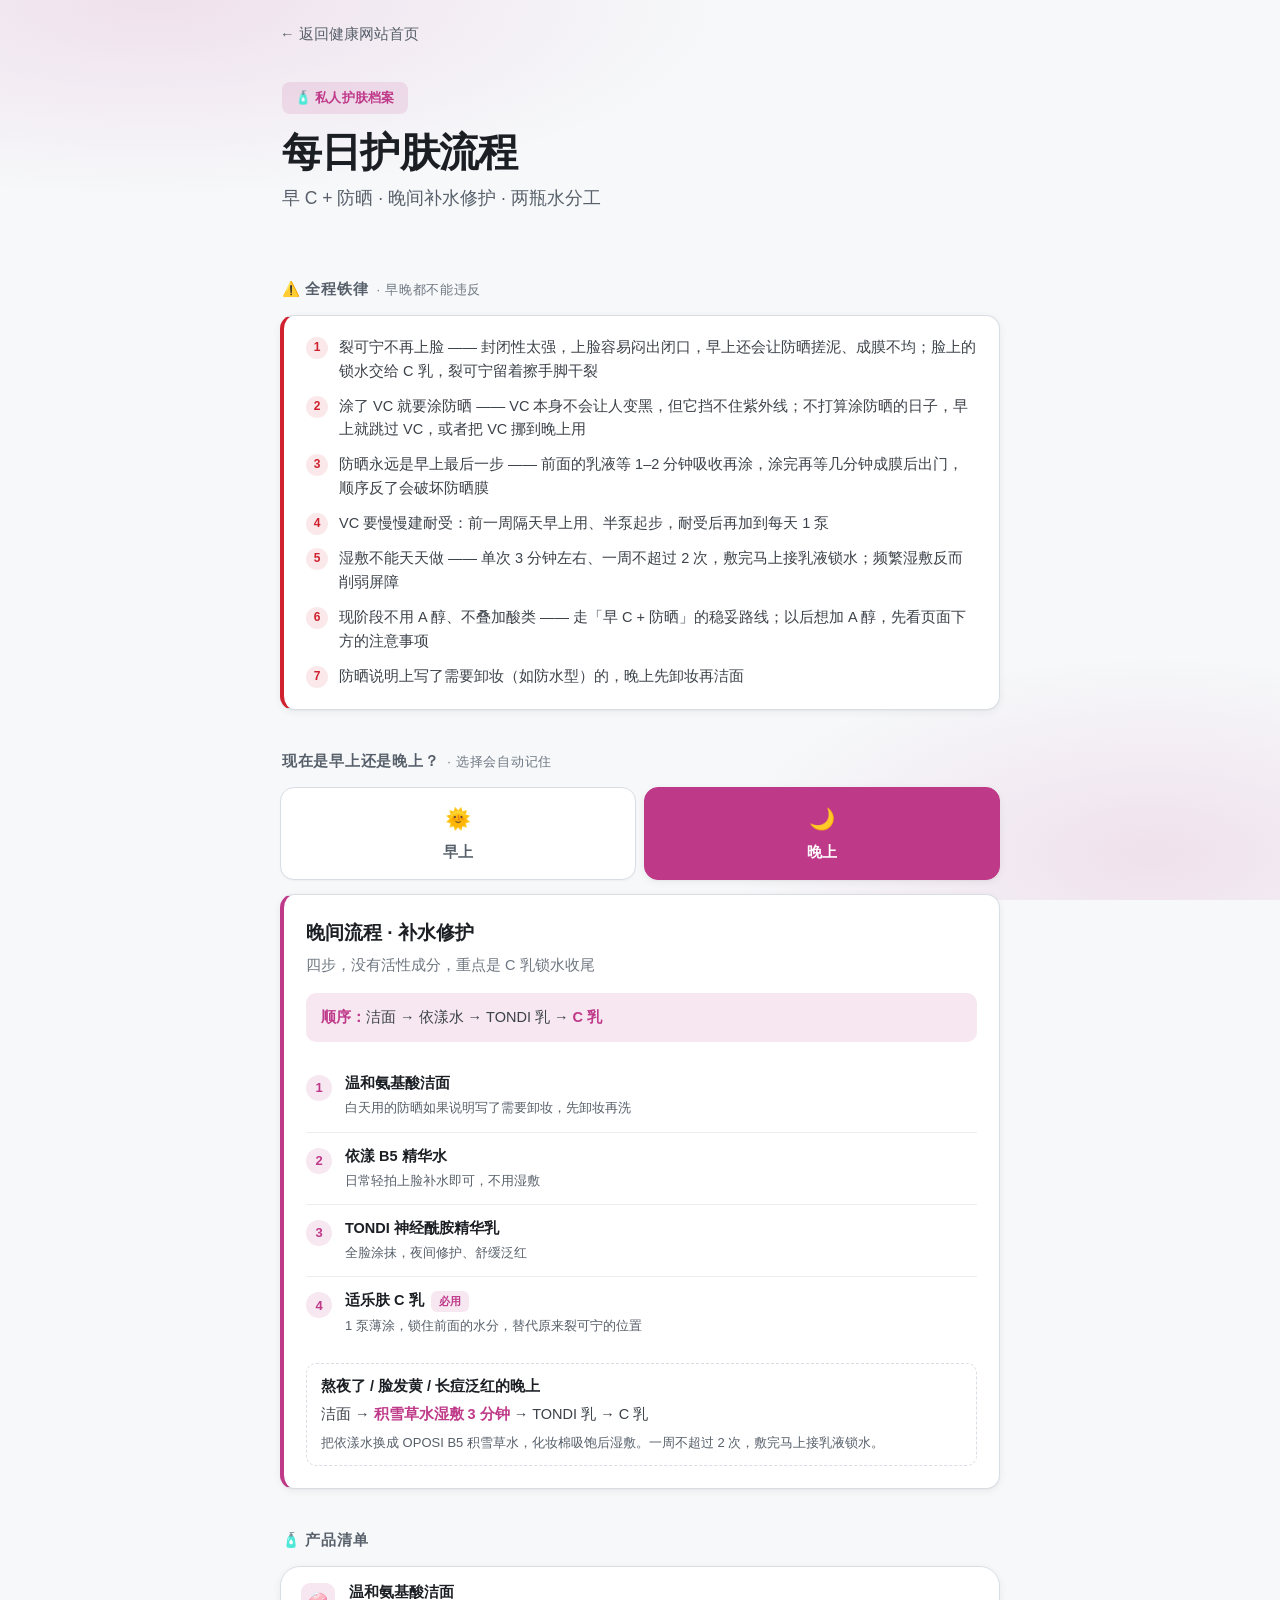
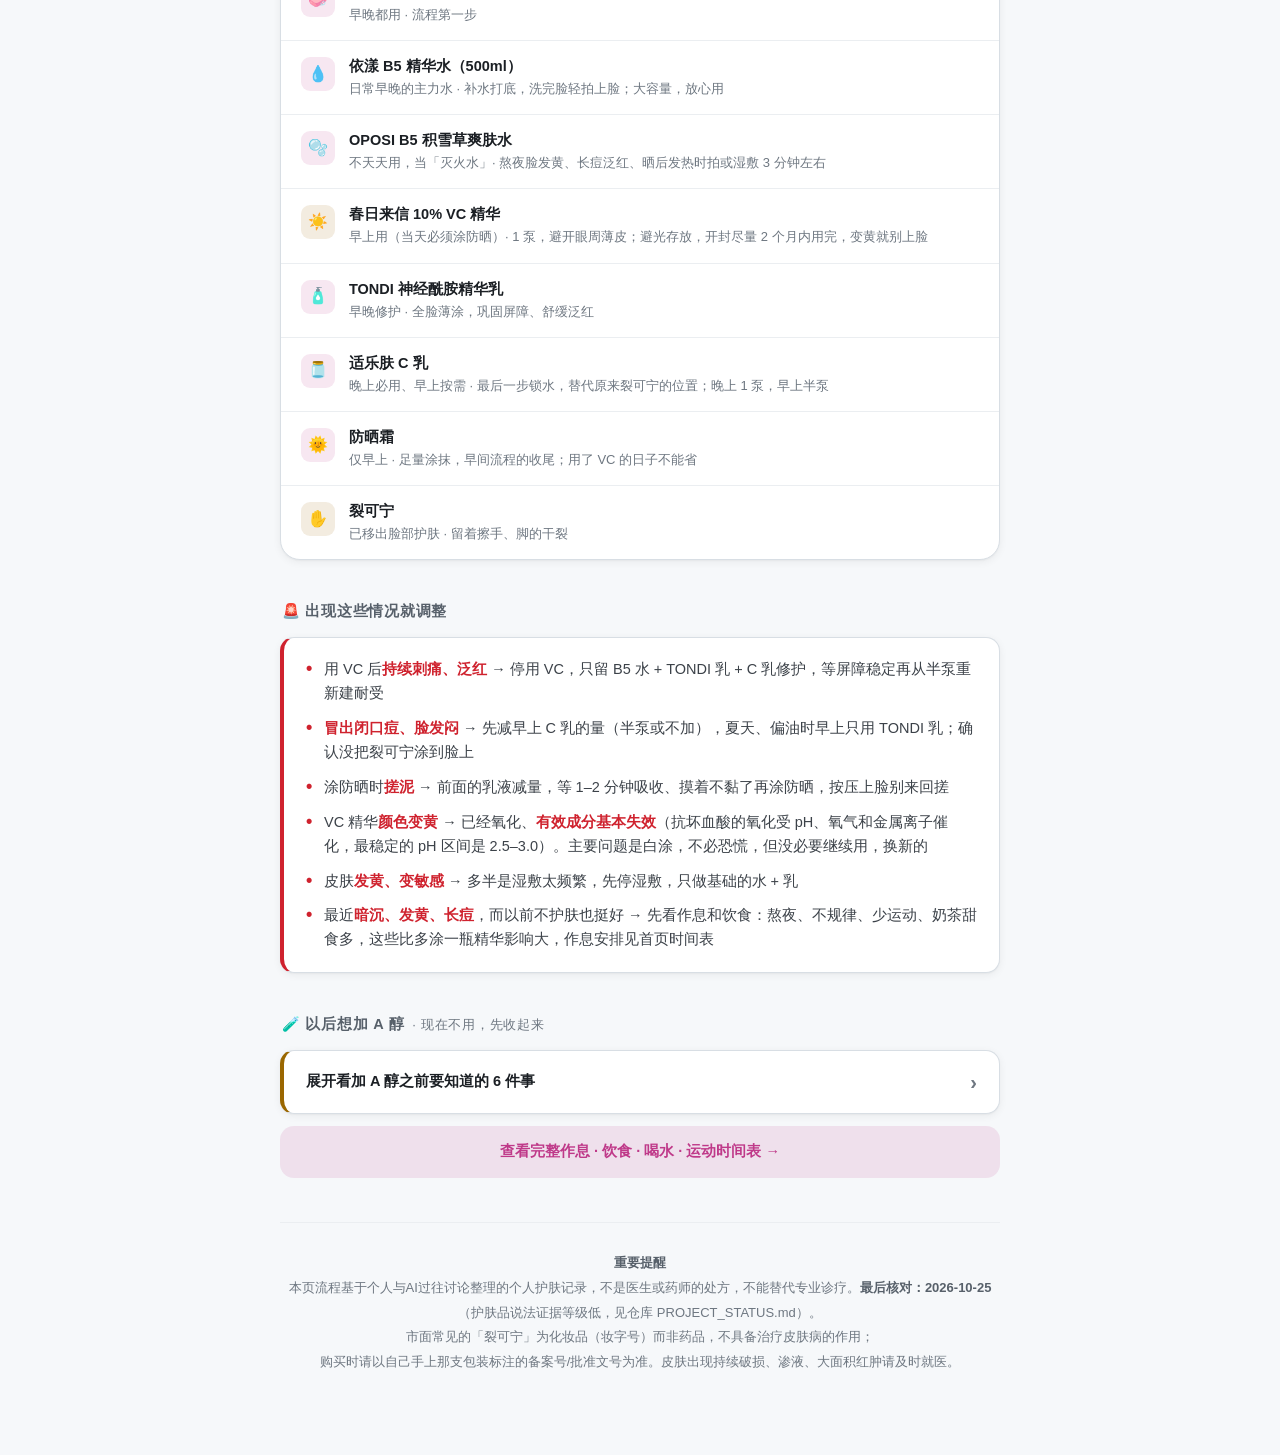
<file: skincare.html>
<!DOCTYPE html>
<html lang="zh-CN">
<head>
<meta charset="UTF-8">
<meta name="viewport" content="width=device-width, initial-scale=1.0, viewport-fit=cover">
<meta name="apple-mobile-web-app-capable" content="yes">
<meta name="mobile-web-app-capable" content="yes">
<meta name="apple-mobile-web-app-status-bar-style" content="default">
<meta name="theme-color" content="#f6f8fa" media="(prefers-color-scheme: light)">
<meta name="theme-color" content="#0d1117" media="(prefers-color-scheme: dark)">
<title>每日护肤流程 · 健康网站</title>
<link rel="apple-touch-icon" href="assets/icon-180.png">
<link rel="stylesheet" href="assets/style.css">
<style>
:root {
  --accent:      #bf3989;
  --accent-soft: rgba(191,57,137,.12);
  --amber:       #9a6700;
  --amber-soft:  rgba(154,103,0,.12);
  --red:         #cf222e;
  --red-soft:    rgba(207,34,46,.1);
}
@media (prefers-color-scheme: dark) {
  :root {
    --accent:      #db61a2;
    --accent-soft: rgba(219,97,162,.15);
    --amber:       #d29922;
    --amber-soft:  rgba(210,153,34,.15);
    --red:         #f85149;
    --red-soft:    rgba(248,81,73,.13);
  }
}

body::before {
  content: '';
  position: fixed; inset: 0; z-index: -1;
  background:
    radial-gradient(ellipse 80% 40% at 12% 0%, var(--accent-soft) 0%, transparent 55%),
    radial-gradient(ellipse 60% 40% at 90% 95%, var(--accent-soft) 0%, transparent 55%),
    var(--bg);
}

/* RULES —— 与 ulcer.html 的 .rulecard 同款 */
.rulecard {
  background: var(--card); border: 1px solid var(--border); border-left: 4px solid var(--red);
  border-radius: var(--radius-md); box-shadow: var(--shadow-2); padding: 20px 22px;
}
.rulelist { display: flex; flex-direction: column; gap: 11px; }
.ruleitem { display: flex; gap: 11px; font-size: var(--text-sm); color: var(--text-2); line-height: 1.65; }
.ruleitem .num {
  flex-shrink: 0; width: 22px; height: 22px; border-radius: 50%;
  background: var(--red-soft); color: var(--red); font-weight: 700; font-size: 12px;
  display: flex; align-items: center; justify-content: center; margin-top: 1px;
}
.ruleitem .rt { flex: 1; min-width: 0; }

/* 早 / 晚 切换 —— 复用 ulcer.html 的 ptabs 模式，这里只有两个 tab */
.ptabs { display: grid; grid-template-columns: 1fr 1fr; gap: 8px; }
.ptab {
  text-align: center; padding: 14px 6px; border-radius: var(--radius-md);
  font-size: var(--text-sm); font-weight: 600; background: var(--card);
  border: 1px solid var(--border); color: var(--text-3);
  cursor: pointer; user-select: none; transition: all .18s cubic-bezier(.16,1,.3,1);
  box-shadow: var(--shadow-1); touch-action: manipulation; min-height: 44px;
}
@media (hover: hover) and (pointer: fine) {
  .ptab:hover { border-color: var(--accent); transform: translateY(-1px); box-shadow: var(--shadow-2); }
  .ptab.on:hover { transform: none; }
}
.ptab:active { transform: scale(.96); }
.ptab .pico { display: block; font-size: 21px; margin-bottom: 5px; }
.ptab.on { background: var(--accent); color: #fff; border-color: var(--accent); box-shadow: var(--shadow-2); }
/* 深色下亮玫红底配白字只有 3.36:1，选中的选项卡用浅色主题的玫红（5.05:1） */
@media (prefers-color-scheme: dark) { .ptab.on { background: #bf3989; border-color: #bf3989; } }

/* 流程内容 */
.pcontent {
  background: var(--card); border: 1px solid var(--border); border-left: 4px solid var(--accent);
  border-radius: var(--radius-md); box-shadow: var(--shadow-2); padding: 22px 22px; margin-top: 14px;
}
.pc-title { font-size: var(--text-lg); font-weight: 700; color: var(--text-1); margin-bottom: 5px; }
.pc-sub { font-size: var(--text-sm); color: var(--text-4); margin-bottom: 16px; line-height: 1.6; }
.pc-chain {
  background: var(--accent-soft); border-radius: var(--radius-sm); padding: 12px 15px;
  font-size: var(--text-sm); color: var(--text-2); margin-bottom: 18px; line-height: 1.75;
}
.pc-chain strong { color: var(--accent); }

/* 步骤 —— 编号 + 产品名 + 用法。中文窄列会逐字换行，所以编号固定宽、正文 min-width:0 撑满 */
.steplist { display: flex; flex-direction: column; }
.step {
  display: flex; align-items: flex-start; gap: 13px;
  padding: 13px 0; border-bottom: 1px solid var(--border-soft);
}
.step:last-child { border-bottom: none; }
.step-n {
  flex-shrink: 0; width: 26px; height: 26px; border-radius: 50%;
  background: var(--accent-soft); color: var(--accent);
  font-size: var(--text-xs); font-weight: 700;
  display: flex; align-items: center; justify-content: center; margin-top: 2px;
  font-variant-numeric: tabular-nums;
}
.step-b { flex: 1; min-width: 0; }
.step-n-row { display: flex; align-items: baseline; flex-wrap: wrap; gap: 7px; }
.step-name { font-size: var(--text-sm); font-weight: 700; color: var(--text-1); line-height: 1.45; }
.step-desc { font-size: var(--text-xs); color: var(--text-3); line-height: 1.65; margin-top: 3px; }
.sbadge {
  flex-shrink: 0; font-size: 11px; font-weight: 700;
  padding: 2px 8px; border-radius: 6px; letter-spacing: .02em; line-height: 1.5;
}
.sbadge-key  { background: var(--accent-soft); color: var(--accent); }
.sbadge-warn { background: var(--red-soft);    color: var(--red); }

.pc-tip {
  margin-top: 16px; background: var(--amber-soft); border-radius: var(--radius-sm); padding: 12px 14px;
  font-size: var(--text-sm); color: var(--amber); line-height: 1.65;
}

/* 同一时段的另一种情况（没涂防晒的早上 / 熬夜泛红的晚上）—— 虚线框，和主流程区分开 */
.pvar {
  margin-top: 14px; border: 1px dashed var(--border); border-radius: var(--radius-sm); padding: 12px 14px;
}
.pvar-t { font-size: var(--text-sm); font-weight: 700; color: var(--text-1); line-height: 1.5; }
.pvar-c { font-size: var(--text-sm); color: var(--text-2); line-height: 1.75; margin-top: 4px; }
.pvar-c strong { color: var(--accent); }
.pvar-d { font-size: var(--text-xs); color: var(--text-3); line-height: 1.65; margin-top: 4px; }

/* 以后想加 A 醇 —— 默认收起，现在不用 */
.fold {
  background: var(--card); border: 1px solid var(--border); border-left: 4px solid var(--amber);
  border-radius: var(--radius-md); box-shadow: var(--shadow-2);
}
.fold summary {
  list-style: none; cursor: pointer; padding: 16px 22px; min-height: 44px;
  font-size: var(--text-sm); font-weight: 700; color: var(--text-1); line-height: 1.5;
  display: flex; align-items: center; gap: 10px; touch-action: manipulation;
}
.fold summary::-webkit-details-marker { display: none; }
.fold summary .ft { flex: 1; min-width: 0; }
.fold summary::after { content: "›"; flex-shrink: 0; color: var(--text-4); font-size: 20px; transition: transform .18s ease; }
.fold[open] summary::after { transform: rotate(90deg); }
.fold-b { padding: 0 22px 18px; }

/* 产品清单 —— 与 ulcer.html 的 .cabinet 同款 */
.cabinet { background: var(--card); border: 1px solid var(--border); border-radius: var(--radius-lg); box-shadow: var(--shadow-2); overflow: hidden; }
.cabrow { display: flex; align-items: flex-start; gap: 14px; padding: 15px 20px; border-bottom: 1px solid var(--border-soft); transition: background .15s ease; }
@media (hover: hover) and (pointer: fine) {
  .cabrow:hover { background: var(--border-soft); }
}
.cabrow:last-child { border-bottom: none; }
.cabrow-icon { width: 34px; height: 34px; border-radius: 9px; background: var(--accent-soft); display: flex; align-items: center; justify-content: center; font-size: 16px; flex-shrink: 0; margin-top: 1px; }
.cabrow-icon.warn { background: var(--amber-soft); }
.cabrow-b { flex: 1; min-width: 0; }
.cabrow-t { font-size: var(--text-sm); font-weight: 600; color: var(--text-1); line-height: 1.45; }
.cabrow-v { font-size: var(--text-xs); color: var(--text-4); margin-top: 2px; line-height: 1.55; }

/* 返回首页的大链接 —— 与 ulcer.html 的 .tlink 同款 */
.tlink {
  display: block; text-align: center; margin-top: 12px; font-size: var(--text-sm); font-weight: 600;
  color: var(--accent); text-decoration: none; padding: 14px; background: var(--accent-soft); border-radius: var(--radius-md);
  transition: background .15s ease, transform .15s ease; touch-action: manipulation;
}
@media (hover: hover) and (pointer: fine) {
  .tlink:hover { background: color-mix(in srgb, var(--accent-soft) 60%, var(--accent) 40%); }
}
.tlink:active { transform: scale(.98); background: color-mix(in srgb, var(--accent-soft) 60%, var(--accent) 40%); }

/* 何时停用 —— 与 ulcer.html 的 .rfcard 同款 */
.rfcard {
  background: var(--card); border: 1px solid var(--border); border-left: 4px solid var(--red);
  border-radius: var(--radius-md); box-shadow: var(--shadow-2); padding: 20px 22px;
}
.rflist { display: flex; flex-direction: column; gap: 11px; }
.rfitem { font-size: var(--text-sm); color: var(--text-2); line-height: 1.65; padding-left: 18px; position: relative; }
.rfitem::before { content: "•"; position: absolute; left: 0; color: var(--red); font-weight: 700; font-size: 18px; line-height: 1.2; }
.rfitem strong { color: var(--red); font-weight: 700; }
</style>
</head>
<body>
<div class="wrap">

  <a class="backnav" href="index.html">← 返回健康网站首页</a>

  <header class="fadeup" style="animation-delay:.02s">
    <div class="eyebrow">🧴 私人护肤档案</div>
    <h1>每日护肤流程</h1>
    <p class="header-sub">早 C + 防晒 · 晚间补水修护 · 两瓶水分工</p>
  </header>

  <div class="slabel fadeup" style="animation-delay:.05s">⚠️ 全程铁律 <em>· 早晚都不能违反</em></div>
  <div class="rulecard fadeup" style="animation-delay:.07s">
    <div class="rulelist">
      <div class="ruleitem"><span class="num">1</span><span class="rt">裂可宁不再上脸 —— 封闭性太强，上脸容易闷出闭口，早上还会让防晒搓泥、成膜不均；脸上的锁水交给 C 乳，裂可宁留着擦手脚干裂</span></div>
      <div class="ruleitem"><span class="num">2</span><span class="rt">涂了 VC 就要涂防晒 —— VC 本身不会让人变黑，但它挡不住紫外线；不打算涂防晒的日子，早上就跳过 VC，或者把 VC 挪到晚上用</span></div>
      <div class="ruleitem"><span class="num">3</span><span class="rt">防晒永远是早上最后一步 —— 前面的乳液等 1–2 分钟吸收再涂，涂完再等几分钟成膜后出门，顺序反了会破坏防晒膜</span></div>
      <div class="ruleitem"><span class="num">4</span><span class="rt">VC 要慢慢建耐受：前一周隔天早上用、半泵起步，耐受后再加到每天 1 泵</span></div>
      <div class="ruleitem"><span class="num">5</span><span class="rt">湿敷不能天天做 —— 单次 3 分钟左右、一周不超过 2 次，敷完马上接乳液锁水；频繁湿敷反而削弱屏障</span></div>
      <div class="ruleitem"><span class="num">6</span><span class="rt">现阶段不用 A 醇、不叠加酸类 —— 走「早 C + 防晒」的稳妥路线；以后想加 A 醇，先看页面下方的注意事项</span></div>
      <div class="ruleitem"><span class="num">7</span><span class="rt">防晒说明上写了需要卸妆（如防水型）的，晚上先卸妆再洁面</span></div>
    </div>
  </div>

  <div class="slabel fadeup" style="animation-delay:.09s">现在是早上还是晚上？ <em>· 选择会自动记住</em></div>
  <div class="ptabs fadeup" id="ptabs" style="animation-delay:.11s"></div>
  <div class="pcontent fadeup" id="pcontent" style="animation-delay:.13s"></div>

  <div class="slabel fadeup" style="animation-delay:.16s">🧴 产品清单</div>
  <div class="cabinet fadeup" style="animation-delay:.18s">
    <div class="cabrow"><div class="cabrow-icon">🧼</div><div class="cabrow-b"><div class="cabrow-t">温和氨基酸洁面</div><div class="cabrow-v">早晚都用 · 流程第一步</div></div></div>
    <div class="cabrow"><div class="cabrow-icon">💧</div><div class="cabrow-b"><div class="cabrow-t">依漾 B5 精华水（500ml）</div><div class="cabrow-v">日常早晚的主力水 · 补水打底，洗完脸轻拍上脸；大容量，放心用</div></div></div>
    <div class="cabrow"><div class="cabrow-icon">🫧</div><div class="cabrow-b"><div class="cabrow-t">OPOSI B5 积雪草爽肤水</div><div class="cabrow-v">不天天用，当「灭火水」· 熬夜脸发黄、长痘泛红、晒后发热时拍或湿敷 3 分钟左右</div></div></div>
    <div class="cabrow"><div class="cabrow-icon warn">☀️</div><div class="cabrow-b"><div class="cabrow-t">春日来信 10% VC 精华</div><div class="cabrow-v">早上用（当天必须涂防晒）· 1 泵，避开眼周薄皮；避光存放，开封尽量 2 个月内用完，变黄就别上脸</div></div></div>
    <div class="cabrow"><div class="cabrow-icon">🧴</div><div class="cabrow-b"><div class="cabrow-t">TONDI 神经酰胺精华乳</div><div class="cabrow-v">早晚修护 · 全脸薄涂，巩固屏障、舒缓泛红</div></div></div>
    <div class="cabrow"><div class="cabrow-icon">🫙</div><div class="cabrow-b"><div class="cabrow-t">适乐肤 C 乳</div><div class="cabrow-v">晚上必用、早上按需 · 最后一步锁水，替代原来裂可宁的位置；晚上 1 泵，早上半泵</div></div></div>
    <div class="cabrow"><div class="cabrow-icon">🌞</div><div class="cabrow-b"><div class="cabrow-t">防晒霜</div><div class="cabrow-v">仅早上 · 足量涂抹，早间流程的收尾；用了 VC 的日子不能省</div></div></div>
    <div class="cabrow"><div class="cabrow-icon warn">✋</div><div class="cabrow-b"><div class="cabrow-t">裂可宁</div><div class="cabrow-v">已移出脸部护肤 · 留着擦手、脚的干裂</div></div></div>
  </div>

  <div class="slabel fadeup" style="animation-delay:.21s">🚨 出现这些情况就调整</div>
  <div class="rfcard fadeup" style="animation-delay:.23s">
    <div class="rflist">
      <div class="rfitem">用 VC 后<strong>持续刺痛、泛红</strong> → 停用 VC，只留 B5 水 + TONDI 乳 + C 乳修护，等屏障稳定再从半泵重新建耐受</div>
      <div class="rfitem"><strong>冒出闭口痘、脸发闷</strong> → 先减早上 C 乳的量（半泵或不加），夏天、偏油时早上只用 TONDI 乳；确认没把裂可宁涂到脸上</div>
      <div class="rfitem">涂防晒时<strong>搓泥</strong> → 前面的乳液减量，等 1–2 分钟吸收、摸着不黏了再涂防晒，按压上脸别来回搓</div>
      <div class="rfitem">VC 精华<strong>颜色变黄</strong> → 已经氧化、<strong>有效成分基本失效</strong>（抗坏血酸的氧化受 pH、氧气和金属离子催化，最稳定的 pH 区间是 2.5–3.0）。主要问题是白涂，不必恐慌，但没必要继续用，换新的</div>
      <div class="rfitem">皮肤<strong>发黄、变敏感</strong> → 多半是湿敷太频繁，先停湿敷，只做基础的水 + 乳</div>
      <div class="rfitem">最近<strong>暗沉、发黄、长痘</strong>，而以前不护肤也挺好 → 先看作息和饮食：熬夜、不规律、少运动、奶茶甜食多，这些比多涂一瓶精华影响大，作息安排见首页时间表</div>
    </div>
  </div>

  <div class="slabel fadeup" style="animation-delay:.24s">🧪 以后想加 A 醇 <em>· 现在不用，先收起来</em></div>
  <details class="fold fadeup" style="animation-delay:.25s">
    <summary><span class="ft">展开看加 A 醇之前要知道的 6 件事</span></summary>
    <div class="fold-b">
      <div class="rflist">
        <div class="rfitem"><strong>只在晚上用</strong>：A 醇见光容易分解，也会让皮肤对日晒更敏感</div>
        <div class="rfitem"><strong>第二天必须防晒</strong>：用了 A 醇就不能「看心情涂防晒」，要么涂足防晒，要么宅家；准备暴晒（出游、海边）的前一晚停用</div>
        <div class="rfitem"><strong>低浓度、隔天起步</strong>：比如一周一、三、五晚上用，耐受后再加频率；新手可选 A 醇 + A 酯复配的「双 A 醇」，相对温和</div>
        <div class="rfitem"><strong>放在哪一步</strong>：洁面 → 依漾水 → <strong>A 醇</strong> → TONDI 乳 → C 乳；刚开始刺痛可以先涂一层 TONDI 乳再上 A 醇（乳 – A 醇 – 乳）</div>
        <div class="rfitem"><strong>用 A 醇的当晚不要全脸湿敷</strong>，正常轻拍水就行</div>
        <div class="rfitem"><strong>持续泛红、脱皮、刺痛就停</strong>，回到不含 A 醇的流程；备孕、怀孕、哺乳期不要用</div>
      </div>
    </div>
  </details>

  <a class="tlink fadeup" style="animation-delay:.27s" href="index.html">查看完整作息 · 饮食 · 喝水 · 运动时间表 →</a>

  <footer class="fadeup" style="animation-delay:.30s">
    <strong>重要提醒</strong><br>
    本页流程基于个人与AI过往讨论整理的个人护肤记录，不是医生或药师的处方，不能替代专业诊疗。<strong>最后核对：2026-10-25</strong>（护肤品说法证据等级低，见仓库 PROJECT_STATUS.md）。<br>
    市面常见的「裂可宁」为化妆品（妆字号）而非药品，不具备治疗皮肤病的作用；<br>
    购买时请以自己手上那支包装标注的备案号/批准文号为准。皮肤出现持续破损、渗液、大面积红肿请及时就医。
  </footer>

</div>
<script src="assets/storage.js"></script>
<script>
const routines = [
  {
    id: "am", tabLabel: "早上", icon: "🌞",
    title: "早间流程 · 抗氧化 + 防御",
    subtitle: "六步，C 乳看肤感决定加不加；防晒永远最后一步",
    chain: "洁面 → 依漾水 → <strong>VC</strong> → TONDI 乳 →（C 乳）→ <strong>防晒</strong>",
    steps: [
      { name: "温和氨基酸洁面", desc: "早上皮脂不多，正常洗一遍即可，不用二次清洁" },
      { name: "依漾 B5 精华水", desc: "轻拍上脸补水打底，后面的 VC 和乳液会更服帖" },
      { name: "春日来信 10% VC 精华", desc: "1 泵，避开眼周薄皮。前一周隔天用、半泵起步，耐受后再加量", badge: { t: "当天要防晒", c: "warn" } },
      { name: "TONDI 神经酰胺精华乳", desc: "全脸薄涂，巩固屏障" },
      { name: "适乐肤 C 乳", desc: "偏干、秋冬、觉得紧绷就加半泵；偏油、夏天、已经够润就跳过。涂完等 1–2 分钟吸收、摸着不黏再往下", badge: { t: "按需", c: "key" } },
      { name: "防晒霜", desc: "足量，按压上脸别来回搓。涂完等几分钟成膜再出门", badge: { t: "关键", c: "key" } },
    ],
    variants: [
      {
        title: "今天不打算涂防晒？",
        chain: "洁面 → 依漾水 → TONDI 乳 / C 乳（选一个够润的）",
        desc: "跳过 VC —— 没有防晒挡着，VC 很快被紫外线消耗掉，涂了意义不大；想用可以挪到晚上 C 乳之前。要出门就打伞、戴帽子做硬防晒。"
      }
    ],
    tip: null
  },
  {
    id: "pm", tabLabel: "晚上", icon: "🌙",
    title: "晚间流程 · 补水修护",
    subtitle: "四步，没有活性成分，重点是 C 乳锁水收尾",
    chain: "洁面 → 依漾水 → TONDI 乳 → <strong>C 乳</strong>",
    steps: [
      { name: "温和氨基酸洁面", desc: "白天用的防晒如果说明写了需要卸妆，先卸妆再洗" },
      { name: "依漾 B5 精华水", desc: "日常轻拍上脸补水即可，不用湿敷" },
      { name: "TONDI 神经酰胺精华乳", desc: "全脸涂抹，夜间修护、舒缓泛红" },
      { name: "适乐肤 C 乳", desc: "1 泵薄涂，锁住前面的水分，替代原来裂可宁的位置", badge: { t: "必用", c: "key" } },
    ],
    variants: [
      {
        title: "熬夜了 / 脸发黄 / 长痘泛红的晚上",
        chain: "洁面 → <strong>积雪草水湿敷 3 分钟</strong> → TONDI 乳 → C 乳",
        desc: "把依漾水换成 OPOSI B5 积雪草水，化妆棉吸饱后湿敷。一周不超过 2 次，敷完马上接乳液锁水。"
      }
    ],
    tip: null
  },
];

const ptabs = document.getElementById("ptabs");
const pcontent = document.getElementById("pcontent");
const STORE_KEY = "skincareRoutine";

function renderTabs(activeId) {
  ptabs.innerHTML = routines.map(r => `
    <div class="ptab${r.id === activeId ? " on" : ""}" data-id="${r.id}">
      <span class="pico">${r.icon}</span>${r.tabLabel}
    </div>`).join("");
  ptabs.querySelectorAll(".ptab").forEach(el => {
    el.addEventListener("click", () => {
      if (typeof writeSaved === "function") writeSaved(STORE_KEY, el.dataset.id);
      renderTabs(el.dataset.id);
      renderContent(el.dataset.id);
    });
  });
}

function renderContent(activeId) {
  const r = routines.find(x => x.id === activeId);
  const stepsHtml = r.steps.map((s, i) => `
    <div class="step">
      <div class="step-n">${i + 1}</div>
      <div class="step-b">
        <div class="step-n-row">
          <span class="step-name">${s.name}</span>
          ${s.badge ? `<span class="sbadge sbadge-${s.badge.c}">${s.badge.t}</span>` : ""}
        </div>
        <div class="step-desc">${s.desc}</div>
      </div>
    </div>`).join("");

  pcontent.innerHTML = `
    <div class="pc-title">${r.title}</div>
    <div class="pc-sub">${r.subtitle}</div>
    <div class="pc-chain"><strong>顺序：</strong>${r.chain}</div>
    <div class="steplist">${stepsHtml}</div>
    ${(r.variants || []).map(v => `
    <div class="pvar">
      <div class="pvar-t">${v.title}</div>
      <div class="pvar-c">${v.chain}</div>
      <div class="pvar-d">${v.desc}</div>
    </div>`).join("")}
    ${r.tip ? `<div class="pc-tip">${r.tip}</div>` : ""}
  `;
}

// 默认按当前时间给一个合理的初始值：18:00 之后或 5:00 之前算晚上
function defaultRoutine() {
  const h = new Date().getHours();
  return (h >= 18 || h < 5) ? "pm" : "am";
}

// readSaved 在 assets/storage.js 里；那个文件没加载到（弱网）也照常按时间显示
const saved = typeof readSaved === "function" ? readSaved(STORE_KEY, routines.map(r => r.id), defaultRoutine()) : defaultRoutine();
renderTabs(saved);
renderContent(saved);
</script>
<script src="assets/pull-to-refresh.js"></script>
</body>
</html>
</file>
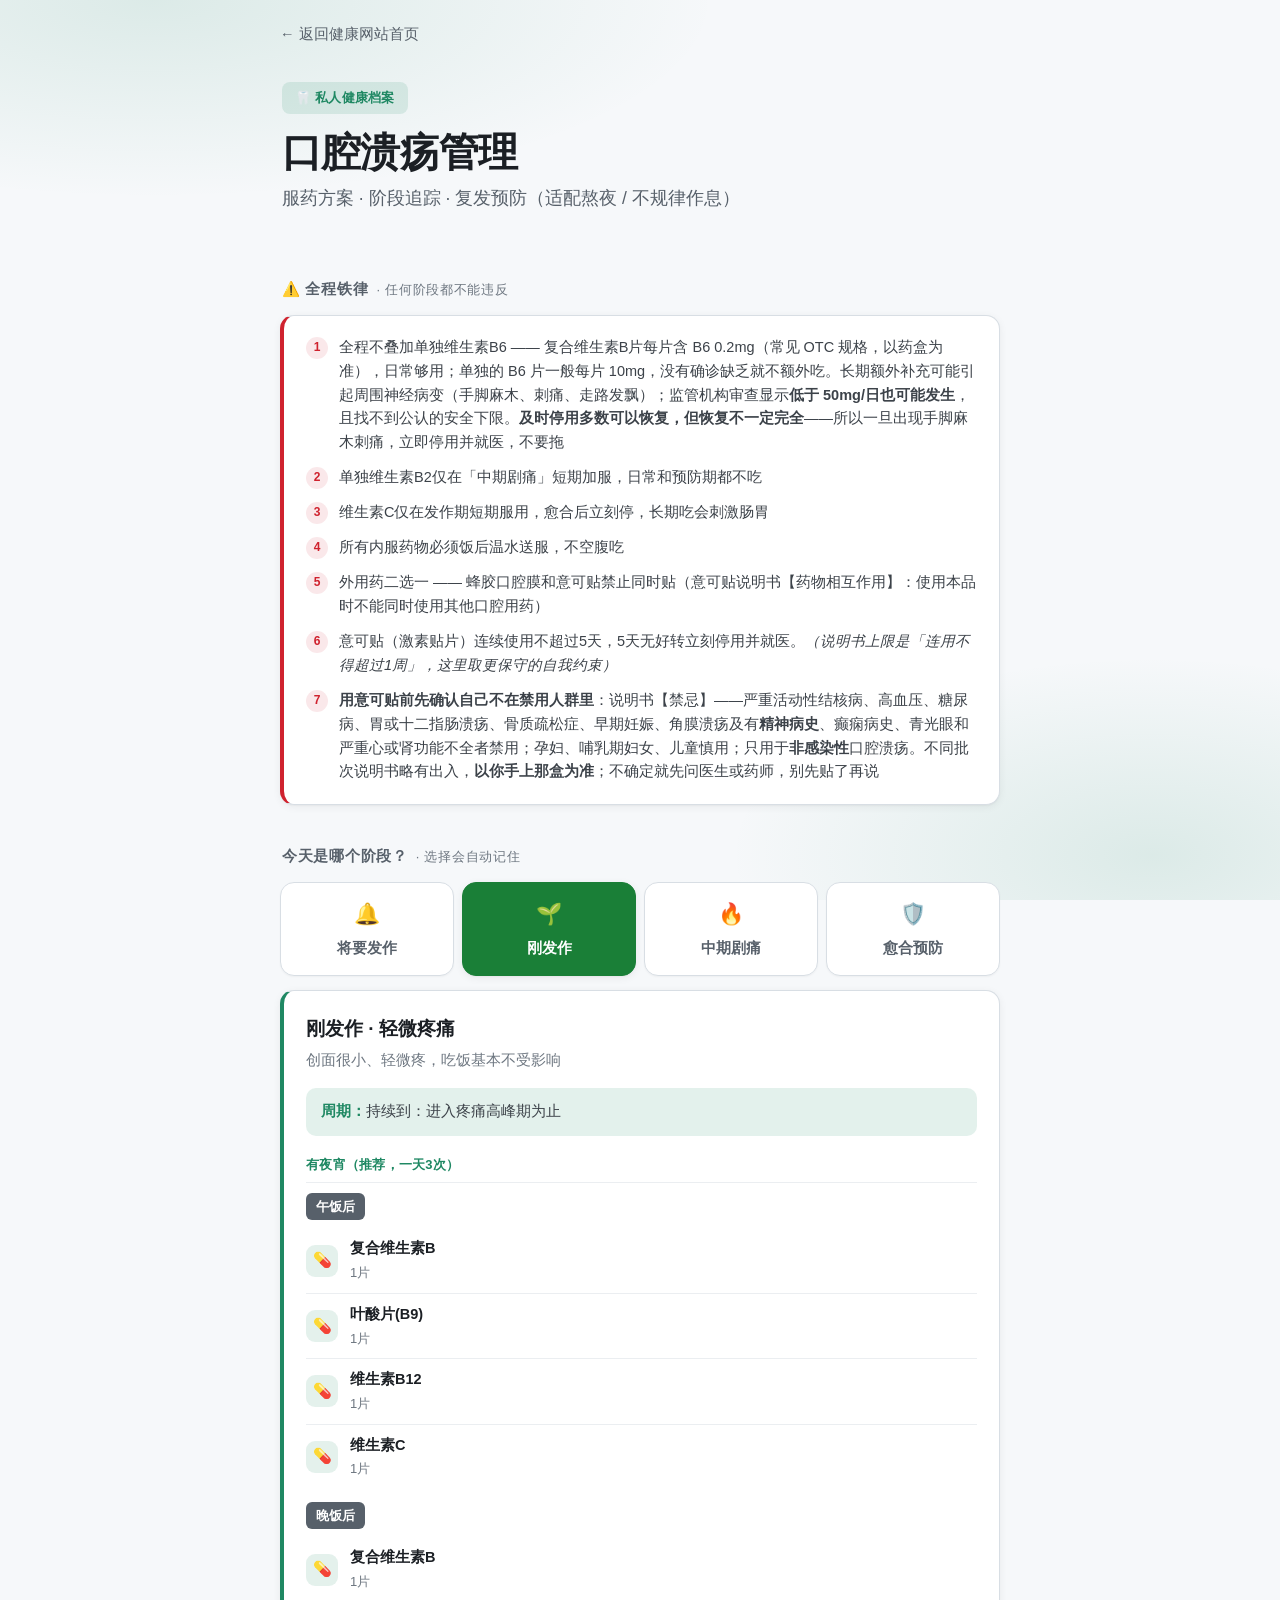
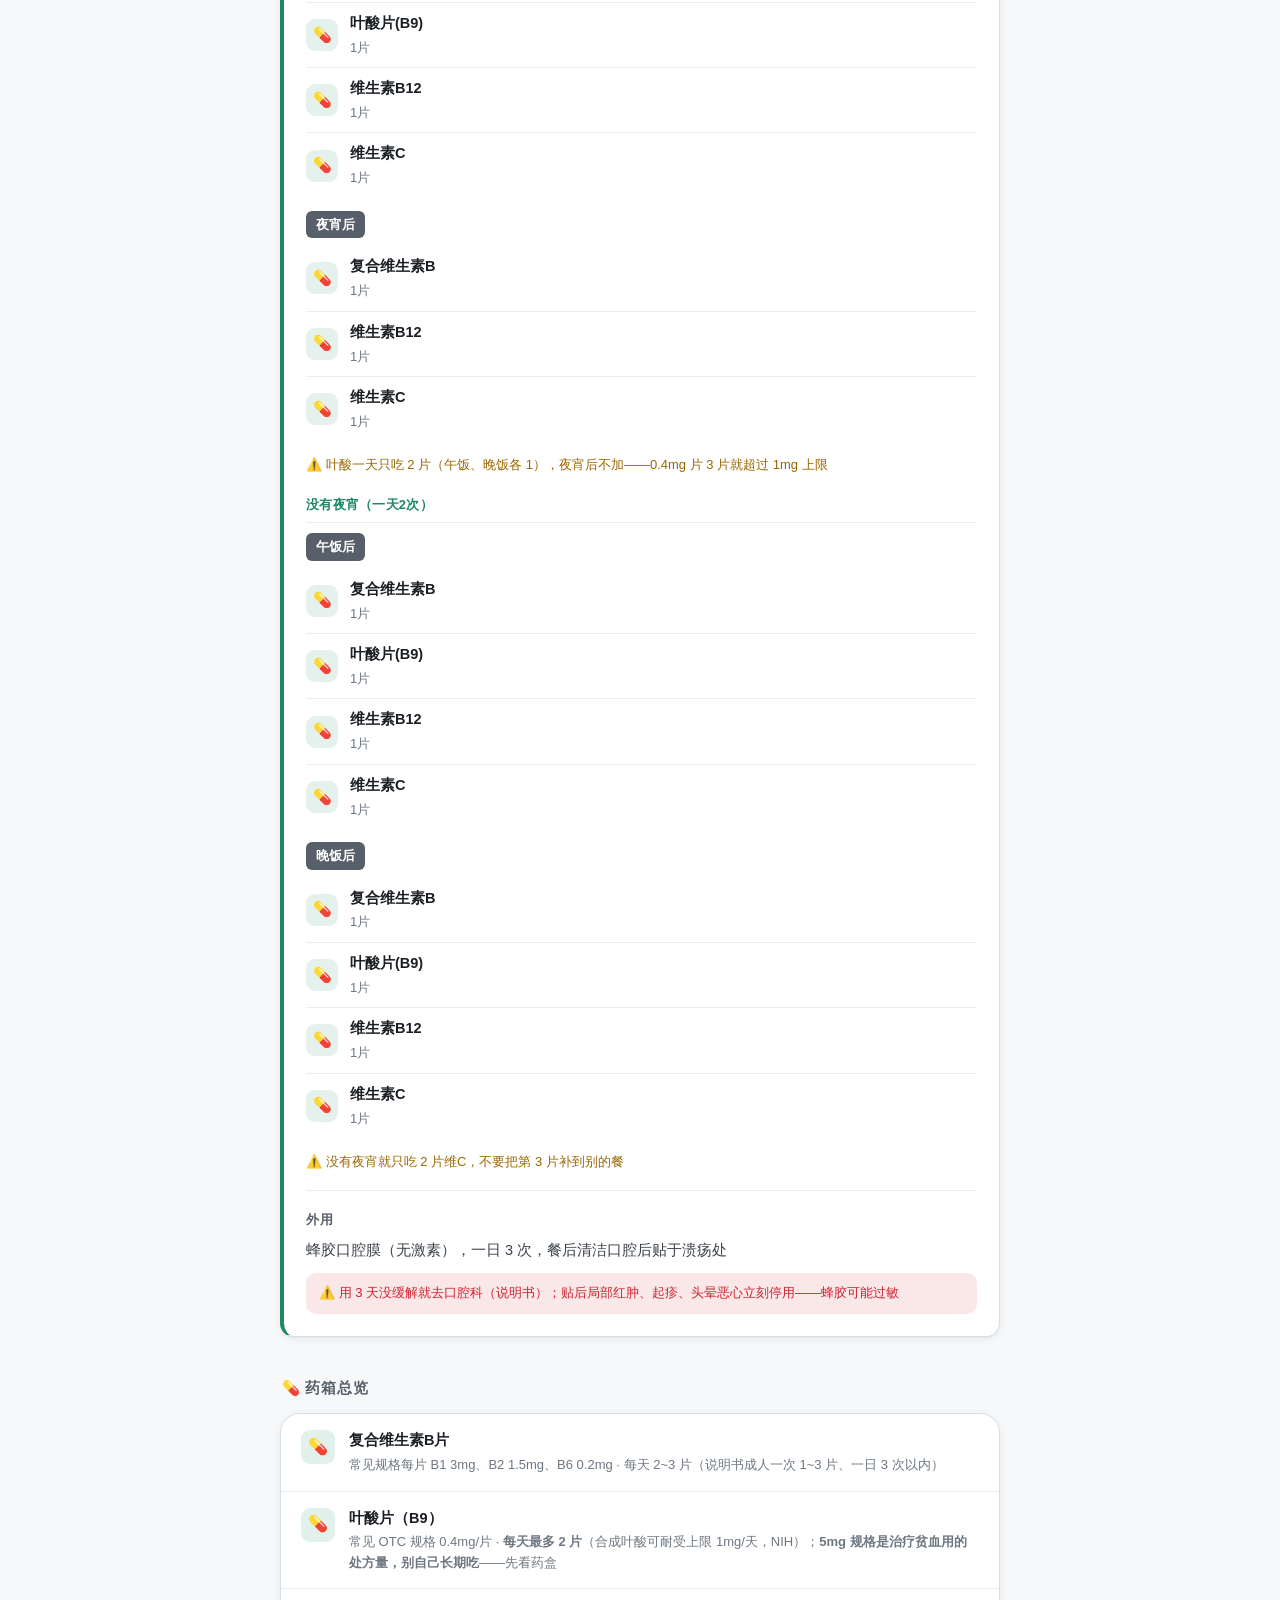
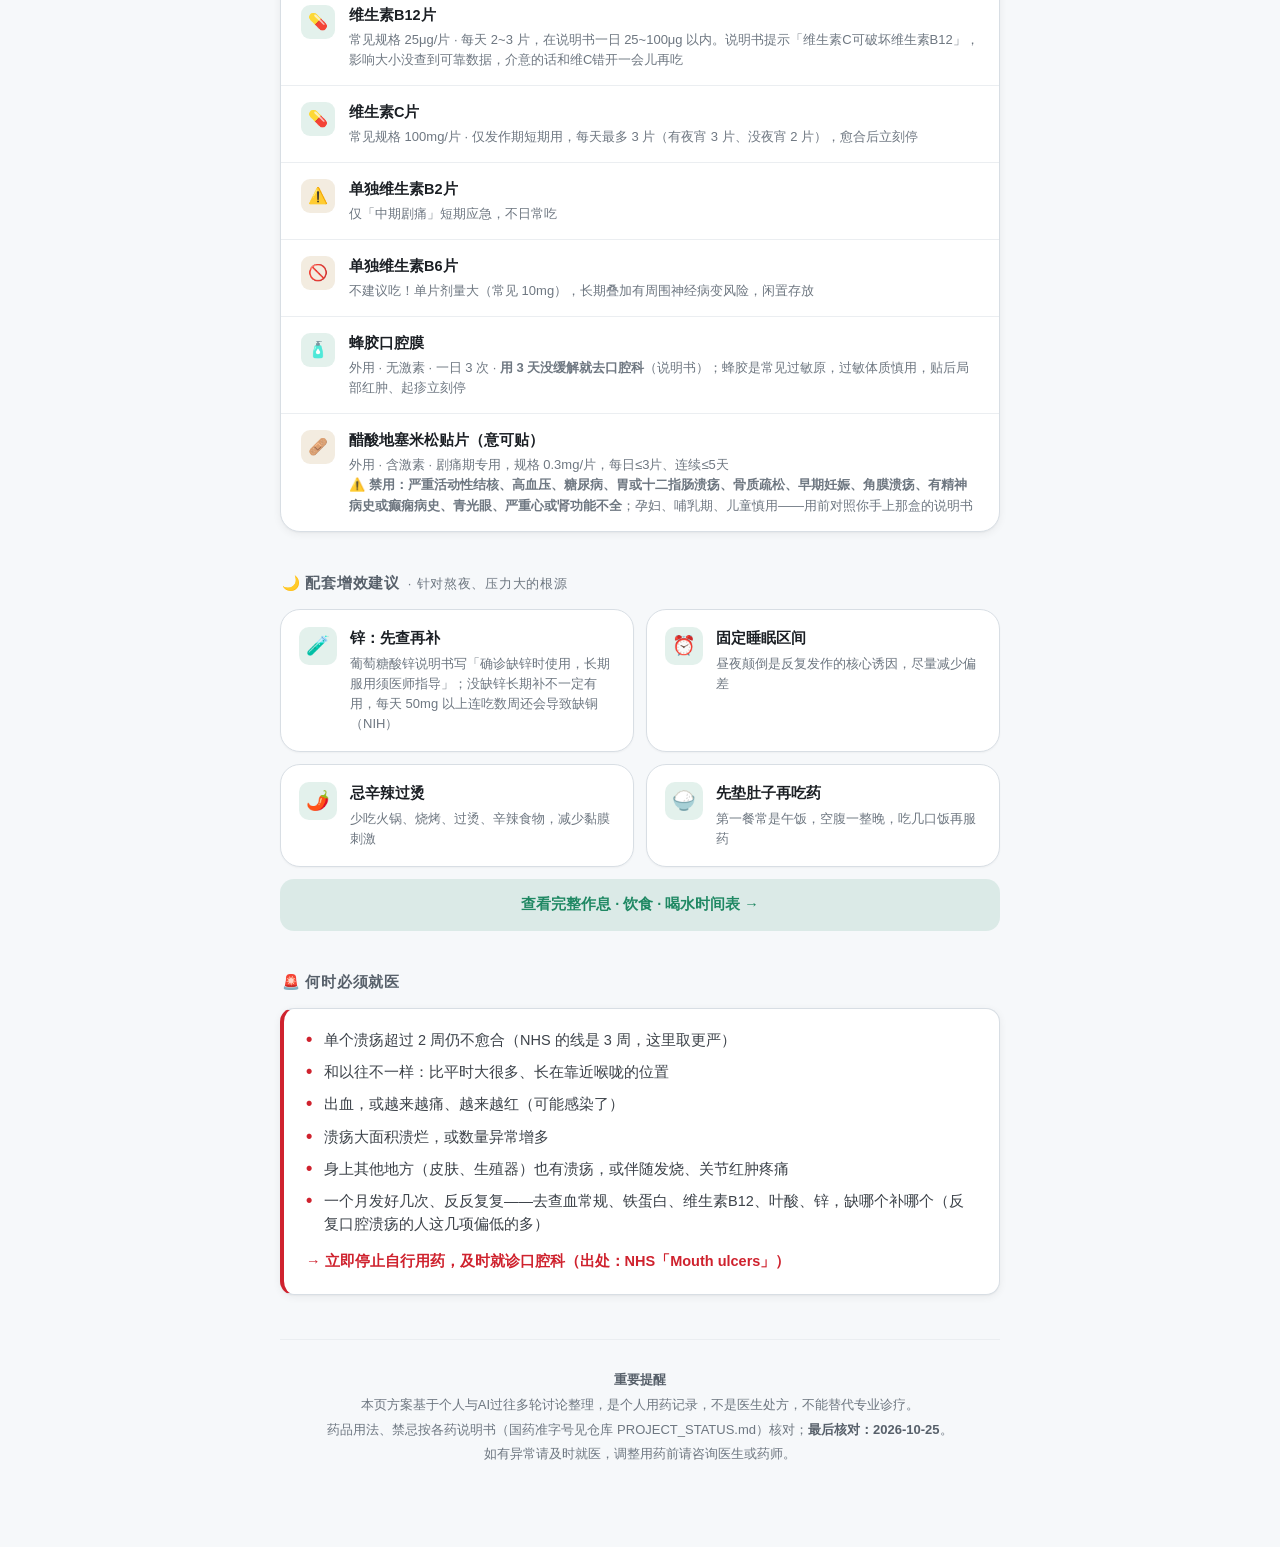
<file: ulcer.html>
<!DOCTYPE html>
<html lang="zh-CN">
<head>
<meta charset="UTF-8">
<meta name="viewport" content="width=device-width, initial-scale=1.0, viewport-fit=cover">
<meta name="apple-mobile-web-app-capable" content="yes">
<meta name="mobile-web-app-capable" content="yes">
<meta name="apple-mobile-web-app-status-bar-style" content="default">
<meta name="theme-color" content="#f6f8fa" media="(prefers-color-scheme: light)">
<meta name="theme-color" content="#0d1117" media="(prefers-color-scheme: dark)">
<title>口腔溃疡管理 · 健康网站</title>
<link rel="apple-touch-icon" href="assets/icon-180.png">
<link rel="stylesheet" href="assets/style.css">
<style>
:root {
  --accent:      #1f8863;
  --accent-soft: rgba(31,136,99,.12);
  --amber:       #9a6700;
  --amber-soft:  rgba(154,103,0,.12);
  --red:         #cf222e;
  --red-soft:    rgba(207,34,46,.1);
}
@media (prefers-color-scheme: dark) {
  :root {
    --accent:      #3fb950;
    --accent-soft: rgba(63,185,80,.15);
    --amber:       #d29922;
    --amber-soft:  rgba(210,153,34,.15);
    --red:         #f85149;
    --red-soft:    rgba(248,81,73,.13);
  }
}

body::before {
  content: '';
  position: fixed; inset: 0; z-index: -1;
  background:
    radial-gradient(ellipse 80% 40% at 12% 0%, var(--accent-soft) 0%, transparent 55%),
    radial-gradient(ellipse 60% 40% at 90% 95%, var(--accent-soft) 0%, transparent 55%),
    var(--bg);
}

/* RULES */
.rulecard {
  background: var(--card); border: 1px solid var(--border); border-left: 4px solid var(--red);
  border-radius: var(--radius-md); box-shadow: var(--shadow-2); padding: 20px 22px;
}
.rulecard-h { font-size: var(--text-md); font-weight: 700; color: var(--red); margin-bottom: 12px; }
.rulelist { display: flex; flex-direction: column; gap: 11px; }
.ruleitem { display: flex; gap: 11px; font-size: var(--text-sm); color: var(--text-2); line-height: 1.65; }
.ruleitem .rt { flex: 1; min-width: 0; }
.ruleitem .num {
  flex-shrink: 0; width: 22px; height: 22px; border-radius: 50%;
  background: var(--red-soft); color: var(--red); font-weight: 700; font-size: 12px;
  display: flex; align-items: center; justify-content: center; margin-top: 1px;
}

/* PHASE TABS */
.ptabs { display: grid; grid-template-columns: 1fr 1fr 1fr 1fr; gap: 8px; }
@media (max-width: 480px) { .ptabs { grid-template-columns: 1fr 1fr; } }
.ptab {
  text-align: center; padding: 14px 6px; border-radius: var(--radius-md);
  font-size: var(--text-sm); font-weight: 600; background: var(--card);
  border: 1px solid var(--border); color: var(--text-3);
  cursor: pointer; user-select: none; transition: all .18s cubic-bezier(.16,1,.3,1);
  box-shadow: var(--shadow-1); touch-action: manipulation; min-height: 44px;
}
@media (hover: hover) and (pointer: fine) {
  .ptab:hover { border-color: var(--accent); transform: translateY(-1px); box-shadow: var(--shadow-2); }
  .ptab.on:hover { transform: none; }
}
.ptab:active { transform: scale(.96); }
.ptab .pico { display: block; font-size: 21px; margin-bottom: 5px; }
.ptab.on { background: var(--accent); color: #fff; border-color: var(--accent); box-shadow: var(--shadow-2); }
/* 选中的选项卡要白字可读：浅色 #1f8863 白字 4.41:1、深色亮绿 2.54:1，都换成深一档的绿（5.08 / 4.63:1） */
.ptab.on { background: #1a7f37; border-color: #1a7f37; }
@media (prefers-color-scheme: dark) { .ptab.on { background: #238636; border-color: #238636; } }

/* PHASE CONTENT */
.pcontent {
  background: var(--card); border: 1px solid var(--border); border-left: 4px solid var(--accent);
  border-radius: var(--radius-md); box-shadow: var(--shadow-2); padding: 22px 22px; margin-top: 14px;
}
.pc-title { font-size: var(--text-lg); font-weight: 700; color: var(--text-1); margin-bottom: 5px; }
.pc-sub { font-size: var(--text-sm); color: var(--text-4); margin-bottom: 16px; line-height: 1.6; }
.pc-until {
  background: var(--accent-soft); border-radius: var(--radius-sm); padding: 12px 15px;
  font-size: var(--text-sm); color: var(--text-2); margin-bottom: 18px; line-height: 1.6;
}
.pc-until strong { color: var(--accent); }

.schedset { margin-bottom: 18px; }
.schedset:last-child { margin-bottom: 0; }
.sched-tag {
  font-size: var(--text-xs); font-weight: 700; color: var(--accent);
  margin-bottom: 10px; padding-bottom: 7px; border-bottom: 1px solid var(--border-soft);
  letter-spacing: .02em;
}
.sched-block { margin-bottom: 13px; }
.sched-block:last-child { margin-bottom: 0; }
.sched-time {
  display: inline-block; font-size: var(--text-xs); font-weight: 700; color: #fff;
  background: var(--text-3); border-radius: 6px; padding: 3px 10px; margin-bottom: 8px;
}
/* 深色下灰底白字只有 2.91:1，换深灰底浅色字 */
@media (prefers-color-scheme: dark) { .sched-time { background: var(--border); color: var(--text-1); } }
.med-row {
  display: flex; align-items: center; gap: 12px; padding: 9px 0;
  border-bottom: 1px solid var(--border-soft);
}
.med-row:last-child { border-bottom: none; }
.med-icon {
  width: 32px; height: 32px; border-radius: 9px; background: var(--accent-soft);
  display: flex; align-items: center; justify-content: center; font-size: 15px; flex-shrink: 0;
}
.med-name { font-size: var(--text-sm); font-weight: 600; color: var(--text-1); }
.med-dose { font-size: var(--text-xs); color: var(--text-4); margin-top: 1px; }
.sched-note { font-size: var(--text-xs); color: var(--amber); margin-top: 6px; }

.pc-ext { margin-top: 18px; padding-top: 18px; border-top: 1px solid var(--border-soft); }
.pc-ext-h { font-size: var(--text-xs); font-weight: 700; color: var(--text-3); text-transform: uppercase; letter-spacing: .04em; margin-bottom: 8px; }
.pc-ext-b { font-size: var(--text-sm); color: var(--text-2); line-height: 1.65; }
.pc-ext-warn {
  margin-top: 10px; background: var(--red-soft); border-radius: var(--radius-sm); padding: 10px 13px;
  font-size: var(--text-xs); color: var(--red); line-height: 1.6;
}
.pc-tip {
  margin-top: 16px; background: var(--amber-soft); border-radius: var(--radius-sm); padding: 12px 14px;
  font-size: var(--text-sm); color: var(--amber); line-height: 1.65;
}

/* CABINET */
.cabinet { background: var(--card); border: 1px solid var(--border); border-radius: var(--radius-lg); box-shadow: var(--shadow-2); overflow: hidden; }
.cabrow { display: flex; align-items: flex-start; gap: 14px; padding: 15px 20px; border-bottom: 1px solid var(--border-soft); transition: background .15s ease; }
@media (hover: hover) and (pointer: fine) {
  .cabrow:hover { background: var(--border-soft); }
}
.cabrow:last-child { border-bottom: none; }
.cabrow-icon { width: 34px; height: 34px; border-radius: 9px; background: var(--accent-soft); display: flex; align-items: center; justify-content: center; font-size: 16px; flex-shrink: 0; margin-top: 1px; }
.cabrow-icon.warn { background: var(--amber-soft); }
.cabrow-t { font-size: var(--text-sm); font-weight: 600; color: var(--text-1); }
.cabrow-v { font-size: var(--text-xs); color: var(--text-4); margin-top: 2px; line-height: 1.55; }

/* TIPS */
.tgrid { display: grid; grid-template-columns: 1fr 1fr; gap: 12px; }
@media (max-width: 480px) { .tgrid { grid-template-columns: 1fr; } }
.tcard2 {
  background: var(--card); border: 1px solid var(--border);
  border-radius: var(--radius-lg); box-shadow: var(--shadow-1);
  padding: 17px 18px; display: flex; align-items: flex-start; gap: 13px;
  transition: box-shadow .18s ease, transform .18s ease;
}
@media (hover: hover) and (pointer: fine) {
  .tcard2:hover { box-shadow: var(--shadow-2); transform: translateY(-1px); }
}
.ticon2 {
  width: 38px; height: 38px; border-radius: var(--radius-sm); flex-shrink: 0; background: var(--accent-soft);
  display: flex; align-items: center; justify-content: center; font-size: 19px;
}
.ttitle2 { font-size: var(--text-sm); font-weight: 700; margin-bottom: 3px; color: var(--text-1); }
.tdesc2  { font-size: var(--text-xs); color: var(--text-4); line-height: 1.55; }
.tlink {
  display: block; text-align: center; margin-top: 12px; font-size: var(--text-sm); font-weight: 600;
  color: var(--accent); text-decoration: none; padding: 14px; background: var(--accent-soft); border-radius: var(--radius-md);
  transition: background .15s ease, transform .15s ease; touch-action: manipulation;
}
@media (hover: hover) and (pointer: fine) {
  .tlink:hover { background: color-mix(in srgb, var(--accent-soft) 60%, var(--accent) 40%); }
}
.tlink:active { transform: scale(.98); background: color-mix(in srgb, var(--accent-soft) 60%, var(--accent) 40%); }

/* REDFLAG */
.rfcard {
  background: var(--card); border: 1px solid var(--border); border-left: 4px solid var(--red);
  border-radius: var(--radius-md); box-shadow: var(--shadow-2); padding: 20px 22px;
}
.rfcard-h { font-size: var(--text-md); font-weight: 700; color: var(--red); margin-bottom: 12px; }
.rflist { display: flex; flex-direction: column; gap: 9px; margin-bottom: 14px; }
.rfitem { font-size: var(--text-sm); color: var(--text-2); line-height: 1.6; padding-left: 18px; position: relative; }
.rfitem::before { content: "•"; position: absolute; left: 0; color: var(--red); font-weight: 700; font-size: 18px; line-height: 1.2; }
.rfcta { font-size: var(--text-sm); font-weight: 700; color: var(--red); }
</style>
</head>
<body>
<div class="wrap">

  <a class="backnav" href="index.html">← 返回健康网站首页</a>

  <header class="fadeup" style="animation-delay:.02s">
    <div class="eyebrow">🦷 私人健康档案</div>
    <h1>口腔溃疡管理</h1>
    <p class="header-sub">服药方案 · 阶段追踪 · 复发预防（适配熬夜 / 不规律作息）</p>
  </header>

  <div class="slabel fadeup" style="animation-delay:.05s">⚠️ 全程铁律 <em>· 任何阶段都不能违反</em></div>
  <div class="rulecard fadeup" style="animation-delay:.07s">
    <div class="rulelist">
      <div class="ruleitem"><span class="num">1</span><div class="rt">全程不叠加单独维生素B6 —— 复合维生素B片每片含 B6 0.2mg（常见 OTC 规格，以药盒为准），日常够用；单独的 B6 片一般每片 10mg，没有确诊缺乏就不额外吃。长期额外补充可能引起周围神经病变（手脚麻木、刺痛、走路发飘）；监管机构审查显示<strong>低于 50mg/日也可能发生</strong>，且找不到公认的安全下限。<strong>及时停用多数可以恢复，但恢复不一定完全</strong>——所以一旦出现手脚麻木刺痛，立即停用并就医，不要拖</div></div>
      <div class="ruleitem"><span class="num">2</span><div class="rt">单独维生素B2仅在「中期剧痛」短期加服，日常和预防期都不吃</div></div>
      <div class="ruleitem"><span class="num">3</span><div class="rt">维生素C仅在发作期短期服用，愈合后立刻停，长期吃会刺激肠胃</div></div>
      <div class="ruleitem"><span class="num">4</span><div class="rt">所有内服药物必须饭后温水送服，不空腹吃</div></div>
      <div class="ruleitem"><span class="num">5</span><div class="rt">外用药二选一 —— 蜂胶口腔膜和意可贴禁止同时贴（意可贴说明书【药物相互作用】：使用本品时不能同时使用其他口腔用药）</div></div>
      <div class="ruleitem"><span class="num">6</span><div class="rt">意可贴（激素贴片）连续使用不超过5天，5天无好转立刻停用并就医。<em>（说明书上限是「连用不得超过1周」，这里取更保守的自我约束）</em></div></div>
      <div class="ruleitem"><span class="num">7</span><div class="rt"><strong>用意可贴前先确认自己不在禁用人群里</strong>：说明书【禁忌】——严重活动性结核病、高血压、糖尿病、胃或十二指肠溃疡、骨质疏松症、早期妊娠、角膜溃疡及有<strong>精神病史</strong>、癫痫病史、青光眼和严重心或肾功能不全者禁用；孕妇、哺乳期妇女、儿童慎用；只用于<strong>非感染性</strong>口腔溃疡。不同批次说明书略有出入，<strong>以你手上那盒为准</strong>；不确定就先问医生或药师，别先贴了再说</div></div>
    </div>
  </div>

  <div class="slabel fadeup" style="animation-delay:.09s">今天是哪个阶段？ <em>· 选择会自动记住</em></div>
  <div class="ptabs fadeup" id="ptabs" style="animation-delay:.11s"></div>
  <div class="pcontent fadeup" id="pcontent" style="animation-delay:.13s"></div>

  <div class="slabel fadeup" style="animation-delay:.16s">💊 药箱总览</div>
  <div class="cabinet fadeup" style="animation-delay:.18s">
    <div class="cabrow"><div class="cabrow-icon">💊</div><div><div class="cabrow-t">复合维生素B片</div><div class="cabrow-v">常见规格每片 B1 3mg、B2 1.5mg、B6 0.2mg · 每天 2~3 片（说明书成人一次 1~3 片、一日 3 次以内）</div></div></div>
    <div class="cabrow"><div class="cabrow-icon">💊</div><div><div class="cabrow-t">叶酸片（B9）</div><div class="cabrow-v">常见 OTC 规格 0.4mg/片 · <strong>每天最多 2 片</strong>（合成叶酸可耐受上限 1mg/天，NIH）；<strong>5mg 规格是治疗贫血用的处方量，别自己长期吃</strong>——先看药盒</div></div></div>
    <div class="cabrow"><div class="cabrow-icon">💊</div><div><div class="cabrow-t">维生素B12片</div><div class="cabrow-v">常见规格 25μg/片 · 每天 2~3 片，在说明书一日 25~100μg 以内。说明书提示「维生素C可破坏维生素B12」，影响大小没查到可靠数据，介意的话和维C错开一会儿再吃</div></div></div>
    <div class="cabrow"><div class="cabrow-icon">💊</div><div><div class="cabrow-t">维生素C片</div><div class="cabrow-v">常见规格 100mg/片 · 仅发作期短期用，每天最多 3 片（有夜宵 3 片、没夜宵 2 片），愈合后立刻停</div></div></div>
    <div class="cabrow"><div class="cabrow-icon warn">⚠️</div><div><div class="cabrow-t">单独维生素B2片</div><div class="cabrow-v">仅「中期剧痛」短期应急，不日常吃</div></div></div>
    <div class="cabrow"><div class="cabrow-icon warn">🚫</div><div><div class="cabrow-t">单独维生素B6片</div><div class="cabrow-v">不建议吃！单片剂量大（常见 10mg），长期叠加有周围神经病变风险，闲置存放</div></div></div>
    <div class="cabrow"><div class="cabrow-icon">🧴</div><div><div class="cabrow-t">蜂胶口腔膜</div><div class="cabrow-v">外用 · 无激素 · 一日 3 次 · <strong>用 3 天没缓解就去口腔科</strong>（说明书）；蜂胶是常见过敏原，过敏体质慎用，贴后局部红肿、起疹立刻停</div></div></div>
    <div class="cabrow"><div class="cabrow-icon warn">🩹</div><div><div class="cabrow-t">醋酸地塞米松贴片（意可贴）</div><div class="cabrow-v">外用 · 含激素 · 剧痛期专用，规格 0.3mg/片，每日≤3片、连续≤5天<br><strong>⚠️ 禁用：严重活动性结核、高血压、糖尿病、胃或十二指肠溃疡、骨质疏松、早期妊娠、角膜溃疡、有精神病史或癫痫病史、青光眼、严重心或肾功能不全</strong>；孕妇、哺乳期、儿童慎用——用前对照你手上那盒的说明书</div></div></div>
  </div>

  <div class="slabel fadeup" style="animation-delay:.21s">🌙 配套增效建议 <em>· 针对熬夜、压力大的根源</em></div>
  <div class="tgrid fadeup" style="animation-delay:.23s">
    <div class="tcard2"><div class="ticon2">🧪</div><div><div class="ttitle2">锌：先查再补</div><div class="tdesc2">葡萄糖酸锌说明书写「确诊缺锌时使用，长期服用须医师指导」；没缺锌长期补不一定有用，每天 50mg 以上连吃数周还会导致缺铜（NIH）</div></div></div>
    <div class="tcard2"><div class="ticon2">⏰</div><div><div class="ttitle2">固定睡眠区间</div><div class="tdesc2">昼夜颠倒是反复发作的核心诱因，尽量减少偏差</div></div></div>
    <div class="tcard2"><div class="ticon2">🌶️</div><div><div class="ttitle2">忌辛辣过烫</div><div class="tdesc2">少吃火锅、烧烤、过烫、辛辣食物，减少黏膜刺激</div></div></div>
    <div class="tcard2"><div class="ticon2">🍚</div><div><div class="ttitle2">先垫肚子再吃药</div><div class="tdesc2">第一餐常是午饭，空腹一整晚，吃几口饭再服药</div></div></div>
  </div>
  <a class="tlink fadeup" style="animation-delay:.25s" href="index.html">查看完整作息 · 饮食 · 喝水时间表 →</a>

  <div class="slabel fadeup" style="animation-delay:.28s">🚨 何时必须就医</div>
  <div class="rfcard fadeup" style="animation-delay:.30s">
    <div class="rflist">
      <div class="rfitem">单个溃疡超过 2 周仍不愈合（NHS 的线是 3 周，这里取更严）</div>
      <div class="rfitem">和以往不一样：比平时大很多、长在靠近喉咙的位置</div>
      <div class="rfitem">出血，或越来越痛、越来越红（可能感染了）</div>
      <div class="rfitem">溃疡大面积溃烂，或数量异常增多</div>
      <div class="rfitem">身上其他地方（皮肤、生殖器）也有溃疡，或伴随发烧、关节红肿疼痛</div>
      <div class="rfitem">一个月发好几次、反反复复——去查血常规、铁蛋白、维生素B12、叶酸、锌，缺哪个补哪个（反复口腔溃疡的人这几项偏低的多）</div>
    </div>
    <div class="rfcta">→ 立即停止自行用药，及时就诊口腔科（出处：NHS「Mouth ulcers」）</div>
  </div>

  <footer class="fadeup" style="animation-delay:.32s">
    <strong>重要提醒</strong><br>
    本页方案基于个人与AI过往多轮讨论整理，是个人用药记录，不是医生处方，不能替代专业诊疗。<br>
    药品用法、禁忌按各药说明书（国药准字号见仓库 PROJECT_STATUS.md）核对；<strong>最后核对：2026-10-25</strong>。<br>
    如有异常请及时就医，调整用药前请咨询医生或药师。
  </footer>

</div>
<script src="assets/storage.js"></script>
<script>
const phases = [
  {
    id:"pre", tabLabel:"将要发作", icon:"🔔",
    title:"前兆期 · 阻断发作",
    subtitle:"口腔内壁刺痛、舌头灼热、牙龈红肿，还没长出创面",
    until:"持续到：刺痛感消失，或溃疡已经长出为止",
    schedules:[
      { tag:null, blocks:[
        {time:"午饭后", meds:[{n:"复合维生素B",d:"1片"},{n:"叶酸片(B9)",d:"1片"},{n:"维生素B12",d:"1片"}]},
        {time:"晚饭后", meds:[{n:"复合维生素B",d:"1片"},{n:"叶酸片(B9)",d:"1片"},{n:"维生素B12",d:"1片"}]},
      ]}
    ],
    ext:{text:"无需贴药，每日淡盐水漱口 2 次，冲刷口腔黏膜"},
    tip:"说实话：复合维生素预防溃疡复发的随机试验没有效果（Lalla 2012，160 人吃一年）；有效的证据只有大剂量 B12（舌下 1000μg 吃半年）。这几种按说明书吃风险低，可以吃，但别指望它一定能拦住——反复发作就去查血"
  },
  {
    id:"early", tabLabel:"刚发作", icon:"🌱",
    title:"刚发作 · 轻微疼痛",
    subtitle:"创面很小、轻微疼，吃饭基本不受影响",
    until:"持续到：进入疼痛高峰期为止",
    schedules:[
      { tag:"有夜宵（推荐，一天3次）", note:"叶酸一天只吃 2 片（午饭、晚饭各 1），夜宵后不加——0.4mg 片 3 片就超过 1mg 上限", blocks:[
        {time:"午饭后", meds:[{n:"复合维生素B",d:"1片"},{n:"叶酸片(B9)",d:"1片"},{n:"维生素B12",d:"1片"},{n:"维生素C",d:"1片"}]},
        {time:"晚饭后", meds:[{n:"复合维生素B",d:"1片"},{n:"叶酸片(B9)",d:"1片"},{n:"维生素B12",d:"1片"},{n:"维生素C",d:"1片"}]},
        {time:"夜宵后", meds:[{n:"复合维生素B",d:"1片"},{n:"维生素B12",d:"1片"},{n:"维生素C",d:"1片"}]},
      ]},
      { tag:"没有夜宵（一天2次）", note:"没有夜宵就只吃 2 片维C，不要把第 3 片补到别的餐", blocks:[
        {time:"午饭后", meds:[{n:"复合维生素B",d:"1片"},{n:"叶酸片(B9)",d:"1片"},{n:"维生素B12",d:"1片"},{n:"维生素C",d:"1片"}]},
        {time:"晚饭后", meds:[{n:"复合维生素B",d:"1片"},{n:"叶酸片(B9)",d:"1片"},{n:"维生素B12",d:"1片"},{n:"维生素C",d:"1片"}]},
      ]}
    ],
    ext:{text:"蜂胶口腔膜（无激素），一日 3 次，餐后清洁口腔后贴于溃疡处", warn:"⚠️ 用 3 天没缓解就去口腔科（说明书）；贴后局部红肿、起疹、头晕恶心立刻停用——蜂胶可能过敏"},
    tip:null
  },
  {
    id:"mid", tabLabel:"中期剧痛", icon:"🔥",
    title:"中期 · 剧烈疼痛",
    subtitle:"创面大、剧烈疼痛，吃饭喝水刺痛难忍",
    until:"最多连续服用 5 天；剧痛缓解、创面开始收缩就减量停用单独B2",
    schedules:[
      { tag:"有夜宵（推荐，一天3次）", note:"叶酸一天只吃 2 片（午饭、晚饭各 1），夜宵后不加——0.4mg 片 3 片就超过 1mg 上限", blocks:[
        {time:"午饭后", meds:[{n:"复合维生素B",d:"1片"},{n:"叶酸片(B9)",d:"1片"},{n:"维生素B12",d:"1片"},{n:"维生素C",d:"1片"},{n:"单独维生素B2",d:"1片 · 短期应急"}]},
        {time:"晚饭后", meds:[{n:"复合维生素B",d:"1片"},{n:"叶酸片(B9)",d:"1片"},{n:"维生素B12",d:"1片"},{n:"维生素C",d:"1片"},{n:"单独维生素B2",d:"1片 · 短期应急"}]},
        {time:"夜宵后", meds:[{n:"复合维生素B",d:"1片"},{n:"维生素B12",d:"1片"},{n:"维生素C",d:"1片"},{n:"单独维生素B2",d:"1片 · 短期应急"}]},
      ]},
      { tag:"没有夜宵（一天2次）", note:"取消额外B2，减少单次药量负担", blocks:[
        {time:"午饭后", meds:[{n:"复合维生素B",d:"1片"},{n:"叶酸片(B9)",d:"1片"},{n:"维生素B12",d:"1片"},{n:"维生素C",d:"1片"}]},
        {time:"晚饭后", meds:[{n:"复合维生素B",d:"1片"},{n:"叶酸片(B9)",d:"1片"},{n:"维生素B12",d:"1片"},{n:"维生素C",d:"1片"}]},
      ]}
    ],
    ext:{text:"剧痛优先选：醋酸地塞米松贴片（意可贴），每日不超过3片，连用不超过5天；若抵触激素可换蜂胶口腔膜", warn:"⚠️ 贴之前先确认不在禁用人群里：严重活动性结核、高血压、糖尿病、胃或十二指肠溃疡、骨质疏松、早期妊娠、角膜溃疡、有精神病史或癫痫病史、青光眼、严重心或肾功能不全者禁用；孕妇、哺乳期、儿童慎用。5天仍无好转，立即停用并去口腔科就诊"},
    tip:"⚠️ 单独B2仅此阶段短期加服，疼痛缓解立刻停用，不可长期吃"
  },
  {
    id:"heal", tabLabel:"愈合预防", icon:"🛡️",
    title:"愈合后 · 长期预防",
    subtitle:"溃疡完全长平、无疼痛感，进入 1~2 个月稳定调理期",
    until:"持续 1~2 个月（个人方案；复合维生素防复发的随机试验没有效果，若仍每月发作，去查血找原因）",
    schedules:[
      { tag:null, blocks:[
        {time:"午饭后", meds:[{n:"复合维生素B",d:"1片"},{n:"叶酸片(B9)",d:"1片"},{n:"维生素B12",d:"1片"}]},
        {time:"晚饭后", meds:[{n:"复合维生素B",d:"1片"},{n:"叶酸片(B9)",d:"1片"},{n:"维生素B12",d:"1片"}]},
      ]}
    ],
    ext:{text:"无需使用任何外用贴剂，创面已愈合"},
    tip:"严格停用：维生素C、单独B2片；全程不叠加单独B6"
  },
];

const ptabs = document.getElementById("ptabs");
const pcontent = document.getElementById("pcontent");
const STORE_KEY = "ulcerPhase";

function renderTabs(activeId) {
  ptabs.innerHTML = phases.map(p => `
    <div class="ptab${p.id===activeId?" on":""}" data-id="${p.id}">
      <span class="pico">${p.icon}</span>${p.tabLabel}
    </div>`).join("");
  ptabs.querySelectorAll(".ptab").forEach(el => {
    el.addEventListener("click", () => {
      if (typeof writeSaved === "function") writeSaved(STORE_KEY, el.dataset.id);
      renderTabs(el.dataset.id);
      renderContent(el.dataset.id);
    });
  });
}

function renderContent(activeId) {
  const p = phases.find(x => x.id === activeId);
  const schedHtml = p.schedules.map(s => `
    <div class="schedset">
      ${s.tag ? `<div class="sched-tag">${s.tag}</div>` : ""}
      ${s.blocks.map(b => `
        <div class="sched-block">
          <span class="sched-time">${b.time}</span>
          ${b.meds.map(m => `
            <div class="med-row">
              <div class="med-icon">💊</div>
              <div><div class="med-name">${m.n}</div><div class="med-dose">${m.d}</div></div>
            </div>`).join("")}
        </div>`).join("")}
      ${s.note ? `<div class="sched-note">⚠️ ${s.note}</div>` : ""}
    </div>`).join("");

  pcontent.innerHTML = `
    <div class="pc-title">${p.title}</div>
    <div class="pc-sub">${p.subtitle}</div>
    <div class="pc-until"><strong>周期：</strong>${p.until}</div>
    ${schedHtml}
    <div class="pc-ext">
      <div class="pc-ext-h">外用</div>
      <div class="pc-ext-b">${p.ext.text}</div>
      ${p.ext.warn ? `<div class="pc-ext-warn">${p.ext.warn}</div>` : ""}
    </div>
    ${p.tip ? `<div class="pc-tip">${p.tip}</div>` : ""}
  `;
}

// readSaved 在 assets/storage.js 里；那个文件没加载到（弱网）也照常显示默认阶段
const saved = typeof readSaved === "function" ? readSaved(STORE_KEY, phases.map(p => p.id), "early") : "early";
renderTabs(saved);
renderContent(saved);
</script>
<script src="assets/pull-to-refresh.js"></script>
</body>
</html>
</file>
<file: assets/style.css>
/* ============================================================
   共享设计系统基础
   参考 GitHub Primer 的色彩可访问性规范 + Linear/Vercel 的排版节奏
   两个页面（index.html / ulcer.html）共用这份 token + 基础组件，
   各页面自己的 <style> 只覆盖 accent 色和独有的组件。
   ============================================================ */

*, *::before, *::after { box-sizing: border-box; margin: 0; padding: 0; -webkit-tap-highlight-color: transparent; }
html { -webkit-text-size-adjust: 100%; scroll-behavior: smooth; }
/* 关掉浏览器自带的下拉刷新，改由 assets/pull-to-refresh.js 接管，否则两套会同时触发 */
html, body { overscroll-behavior-y: contain; }
img, svg { display: block; max-width: 100%; }
a { color: inherit; }

:root {
  /* 间距阶梯（4px 基准） */
  --sp-1: 4px;  --sp-2: 8px;  --sp-3: 12px; --sp-4: 16px;
  --sp-5: 20px; --sp-6: 24px; --sp-7: 32px; --sp-8: 40px;

  /* 圆角阶梯 */
  --radius-sm: 10px; --radius-md: 14px; --radius-lg: 20px; --radius-xl: 26px;

  /* 字号阶梯 */
  --text-xs:  13px;
  --text-sm:  14.5px;
  --text-base: 16px;
  --text-md:  17.5px;
  --text-lg:  19px;
  --text-xl:  23px;
  --text-2xl: 28px;
  --text-3xl: clamp(30px, 7vw, 40px);

  /* 只用系统字体：原来从谷歌加载思源黑体，国内连不上时会挡住整页渲染（2026-10-24 审查疑似 P1-4） */
  --font: -apple-system, BlinkMacSystemFont, 'PingFang SC', 'Hiragino Sans GB', 'Microsoft YaHei', 'Segoe UI', sans-serif;

  /* 阴影（浅色） */
  --shadow-1: 0 1px 2px rgba(0,0,0,.04);
  --shadow-2: 0 2px 8px rgba(0,0,0,.06), 0 1px 2px rgba(0,0,0,.04);
  --shadow-3: 0 12px 28px rgba(0,0,0,.09), 0 2px 6px rgba(0,0,0,.05);

  /* 中性色（浅色，对比度参照 WCAG AA） */
  --bg:          #f6f8fa;
  --card:        #ffffff;
  --border:      #d8dee4;
  --border-soft: #ebeef1;
  --text-1: #1b1f24;   /* 标题，对比度 ~15:1 */
  --text-2: #3c4249;   /* 正文，对比度 ~10:1 */
  --text-3: #57606a;   /* 次要文本，对比度 ~6:1 */
  --text-4: #6e7781;   /* 辅助/说明文字，对比度 ~4.6:1，仅用于非关键信息 */
}

@media (prefers-color-scheme: dark) {
  :root {
    --bg:          #0d1117;
    --card:        #161b22;
    --border:      #30363d;
    --border-soft: #21262d;
    --text-1: #e6edf3;
    --text-2: #c9d1d9;
    --text-3: #9198a1;
    --text-4: #8b949e;   /* 原 #6e7681 在卡片上只有 3.77:1，却用在中风识别说明、药量等关键文字上；现 5.62:1 */

    --shadow-1: 0 1px 2px rgba(0,0,0,.35);
    --shadow-2: 0 2px 8px rgba(0,0,0,.45), 0 1px 2px rgba(0,0,0,.3);
    --shadow-3: 0 16px 32px rgba(0,0,0,.55), 0 2px 8px rgba(0,0,0,.4);
  }
}

body {
  font-family: var(--font);
  background: var(--bg);
  color: var(--text-1);
  min-height: 100vh;
  font-size: var(--text-base);
  line-height: 1.65;
  -webkit-font-smoothing: antialiased;
  transition: background .2s ease, color .2s ease;
}

.wrap {
  max-width: 720px; margin: 0 auto;
  padding: 0 max(20px, env(safe-area-inset-right)) calc(72px + env(safe-area-inset-bottom)) max(20px, env(safe-area-inset-left));
}
@media (min-width: 860px) { .wrap { max-width: 760px; } }

.backnav {
  display: inline-flex; align-items: center; gap: 6px;
  /* 上下 12px：20.3px 行高 + 24px = 44.3px，压到 10px 时只有 40.3px，低于 44px 触摸热区下限 */
  padding: 12px 4px; margin: 12px -4px 0;
  font-size: var(--text-sm); line-height: 1.4; color: var(--text-3); font-weight: 500;
  text-decoration: none; transition: color .15s ease, transform .15s ease;
  touch-action: manipulation;
}
@media (hover: hover) and (pointer: fine) {
  .backnav:hover { color: var(--accent); transform: translateX(-2px); }
}
.backnav:active { color: var(--accent); opacity: .7; }

header { padding: 26px 2px 26px; }
.eyebrow {
  display: inline-flex; align-items: center; gap: 7px;
  background: var(--accent-soft); border-radius: 8px;
  padding: 5px 13px; margin-bottom: 15px;
  font-size: var(--text-xs); font-weight: 700; color: var(--accent);
  letter-spacing: .02em;
}
h1 {
  font-size: var(--text-3xl); font-weight: 800;
  color: var(--text-1); letter-spacing: -0.02em; line-height: 1.15;
  margin-bottom: 9px;
}
.header-sub { font-size: var(--text-md); color: var(--text-3); line-height: 1.6; }

.slabel {
  font-size: var(--text-sm); font-weight: 700; color: var(--text-3);
  text-transform: uppercase; letter-spacing: .05em;
  margin: 40px 2px 13px; display: flex; align-items: baseline; gap: 8px;
}
.slabel em { font-style: normal; font-weight: 500; text-transform: none; font-size: var(--text-xs); color: var(--text-4); }

footer {
  border-top: 1px solid var(--border-soft); margin-top: 44px;
  padding: 28px 2px 8px;
  text-align: center; font-size: var(--text-xs); color: var(--text-4); line-height: 1.9;
}
footer strong { color: var(--text-3); }

@keyframes fadeUp { from { opacity: 0; transform: translateY(10px); } to { opacity: 1; transform: translateY(0); } }
.fadeup { animation: fadeUp .45s cubic-bezier(.16,1,.3,1) both; }

@media (prefers-reduced-motion: reduce) {
  html { scroll-behavior: auto; }
  .fadeup { animation: none; }
}

/* ============================================================
   下拉刷新（节点由 assets/pull-to-refresh.js 生成）
   颜色跟随各页的 --accent：首页蓝、溃疡页绿、急救页红
   ============================================================ */
#ptr-indicator {
  position: fixed;
  top: calc(-44px + env(safe-area-inset-top, 0px));
  left: 50%; margin-left: -18px;
  width: 36px; height: 36px; border-radius: 50%;
  background: var(--card); border: 1px solid var(--border);
  box-shadow: 0 4px 14px rgba(0,0,0,.18);
  display: flex; align-items: center; justify-content: center;
  color: var(--accent); opacity: 0; pointer-events: none; z-index: 350;
}
/* 跟手过程中必须关掉过渡，只在松手回弹时开，否则整个手势拖泥带水 */
#ptr-indicator.ptr-animate { transition: transform .25s ease, opacity .25s ease; }
#ptr-indicator svg { width: 20px; height: 20px; }
#ptr-indicator .ptr-arrow { transition: transform .2s ease; }
#ptr-indicator.ptr-ready .ptr-arrow { transform: rotate(180deg); }
#ptr-indicator .ptr-spinner { display: none; }
#ptr-indicator.ptr-loading .ptr-arrow { display: none; }
#ptr-indicator.ptr-loading .ptr-spinner { display: block; animation: ptr-spin .8s linear infinite; }
@keyframes ptr-spin { to { transform: rotate(360deg); } }

#ptr-tip {
  position: fixed; left: 50%; bottom: calc(24px + env(safe-area-inset-bottom, 0px));
  transform: translateX(-50%) translateY(20px);
  width: max-content; max-width: min(420px, calc(100vw - 2rem));
  background: var(--text-1); color: var(--card);
  border-radius: var(--radius-md); padding: .85rem 1.1rem;
  font-size: var(--text-sm); line-height: 1.5; box-shadow: var(--shadow-3);
  z-index: 400; opacity: 0; pointer-events: none;
  transition: opacity .25s, transform .25s;
}
#ptr-tip[hidden] { display: none; }
#ptr-tip.show { opacity: 1; transform: translateX(-50%) translateY(0); }
</file>
